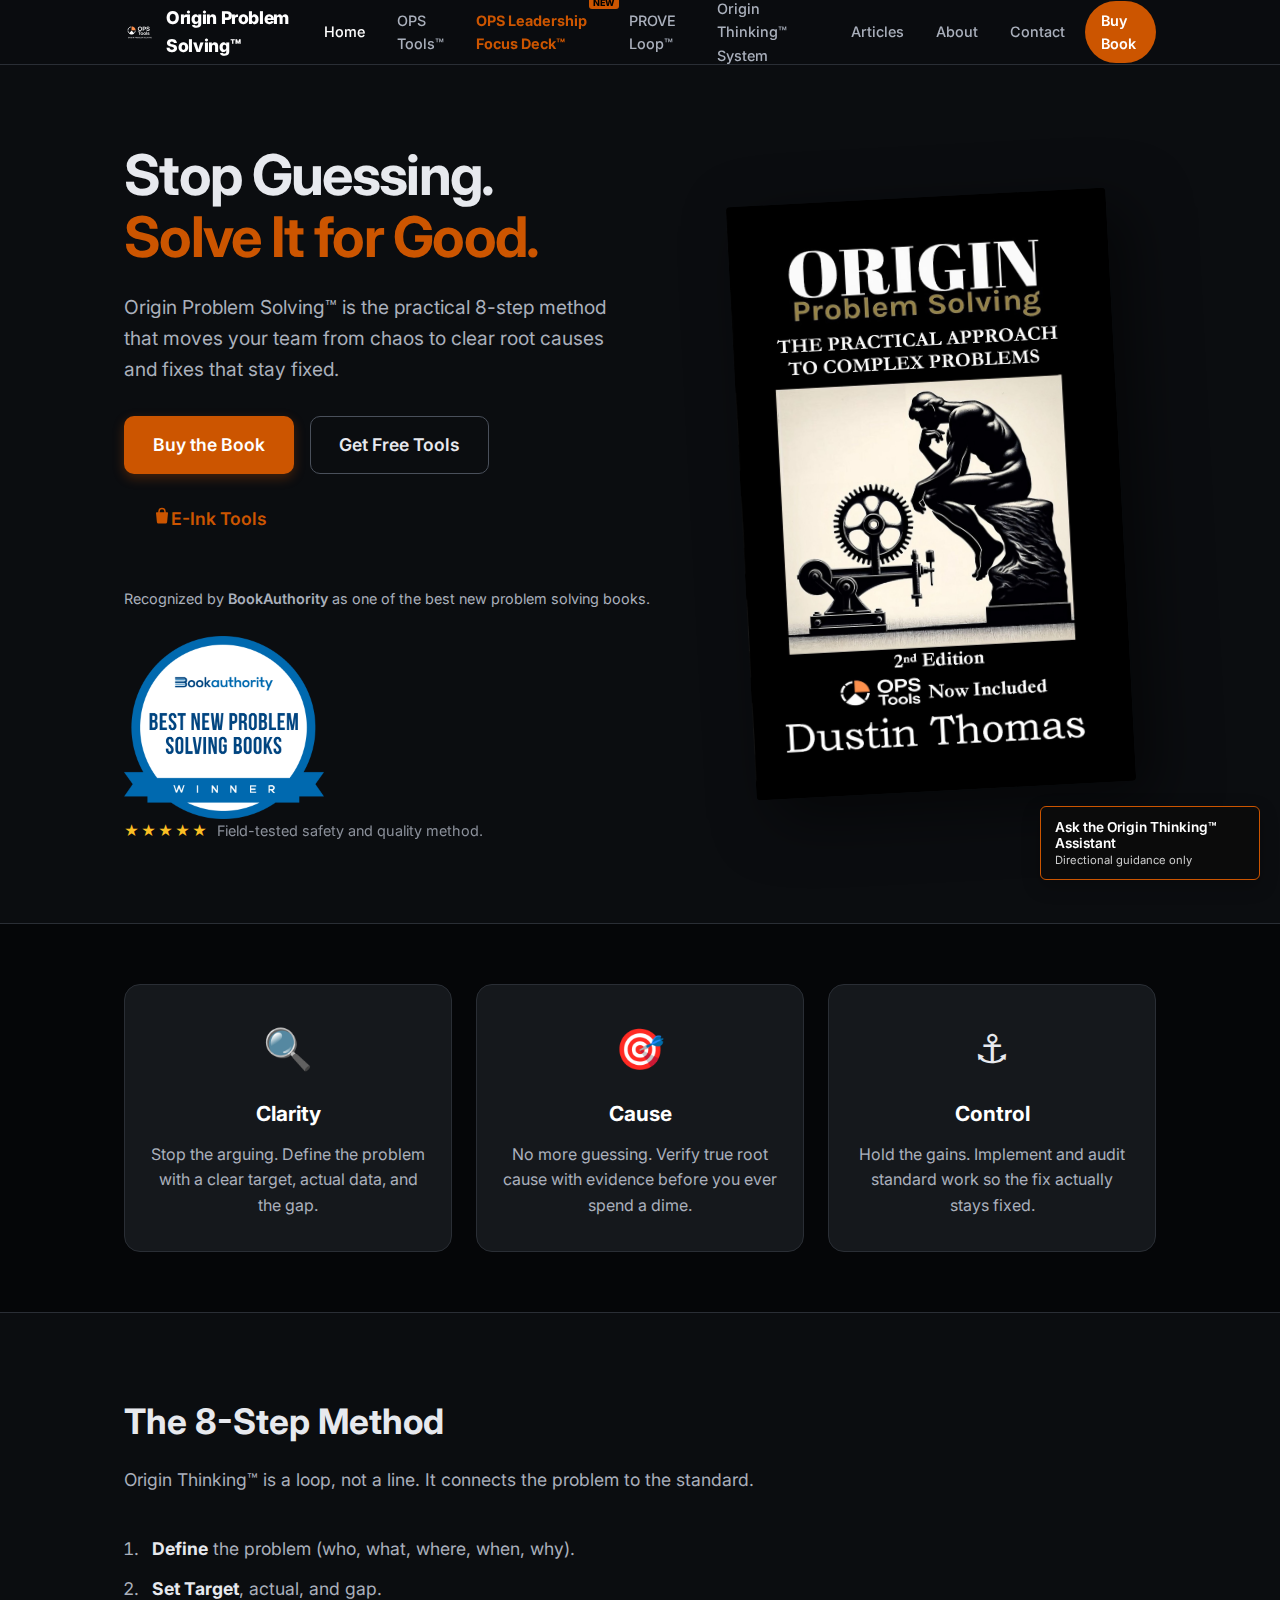
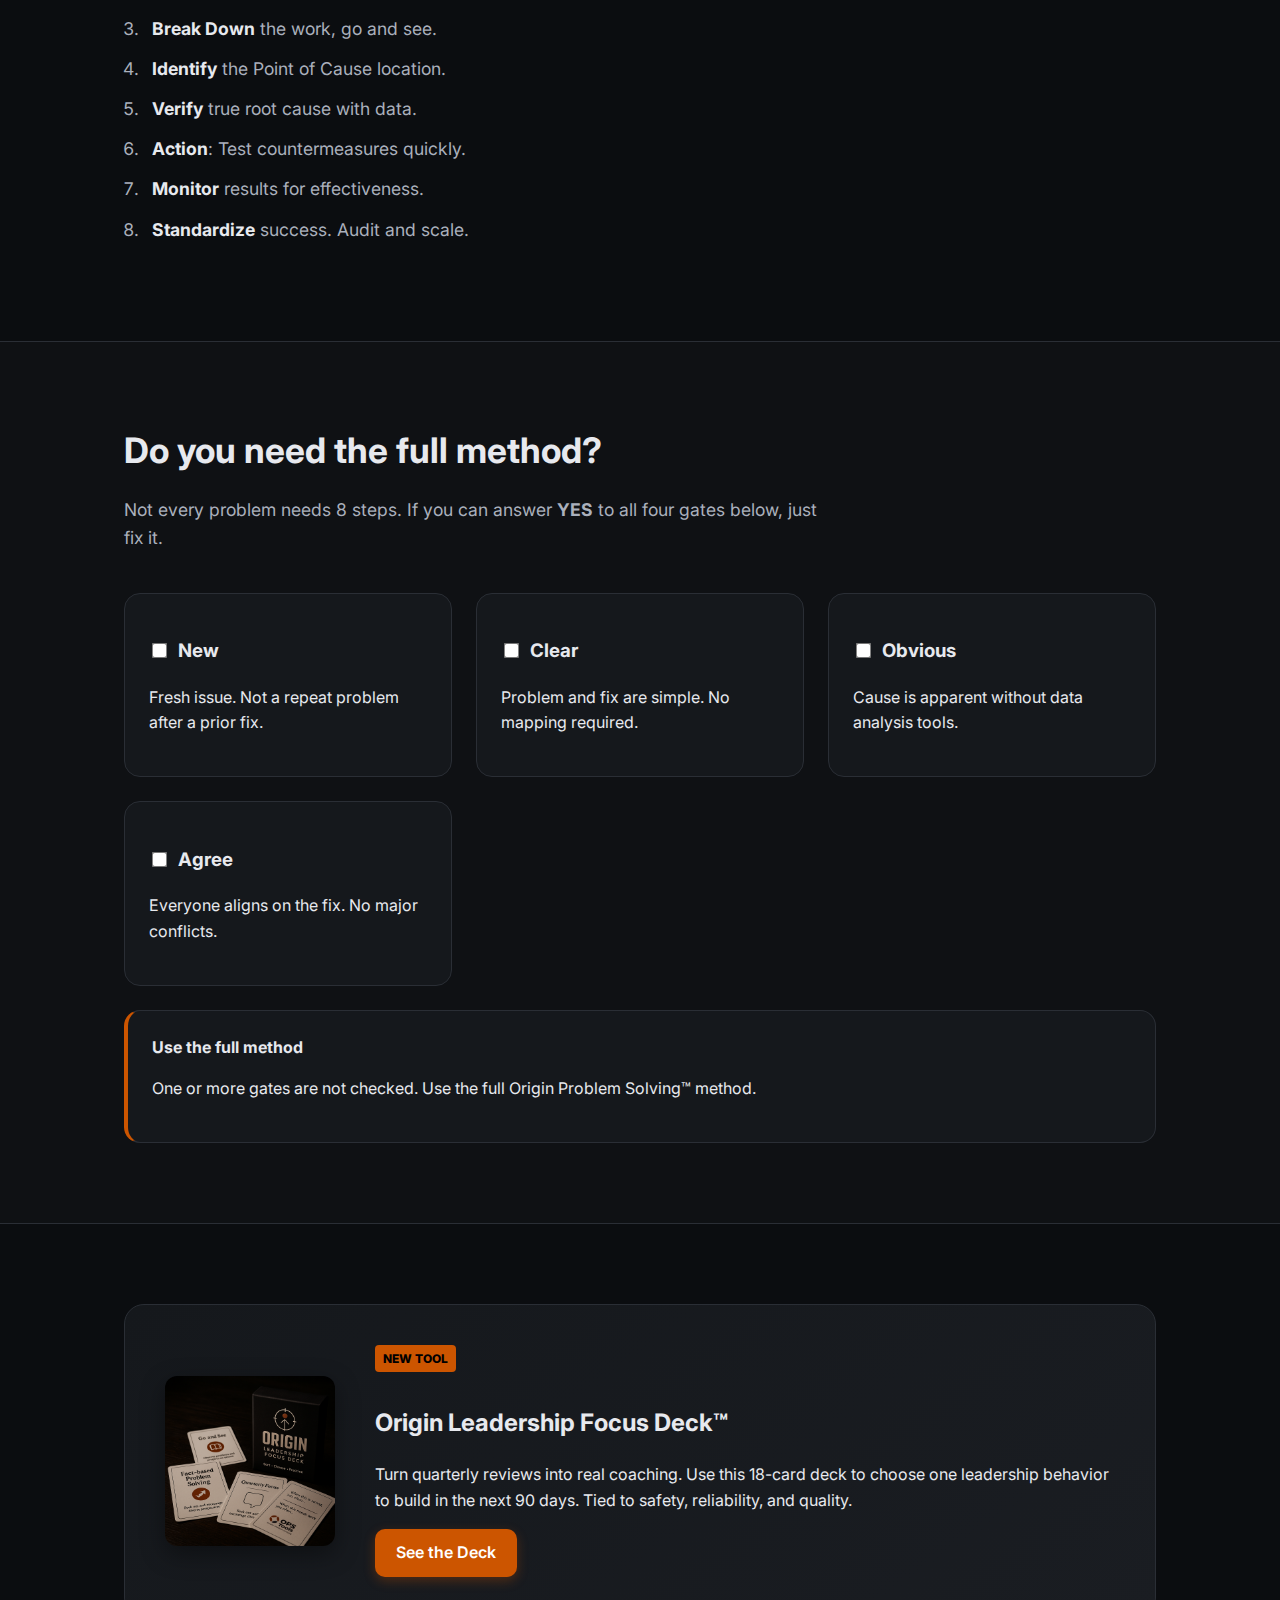
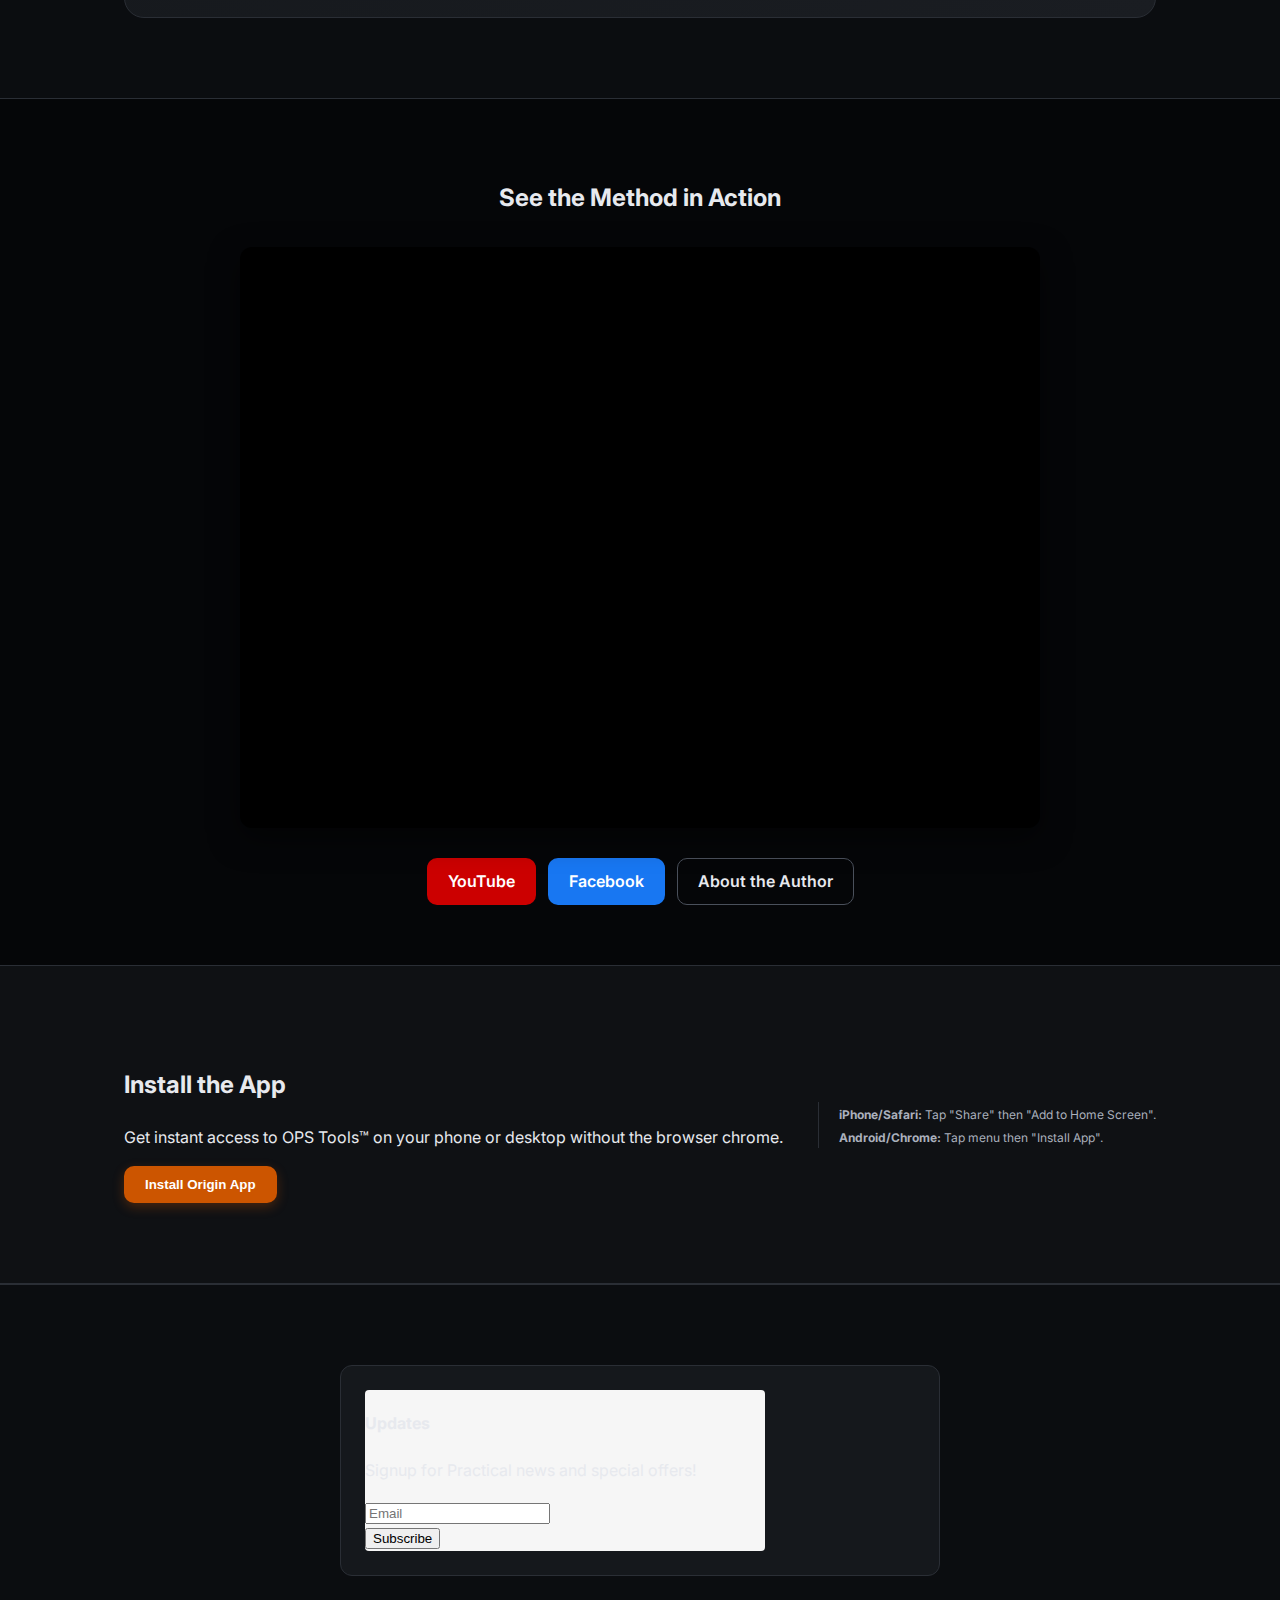
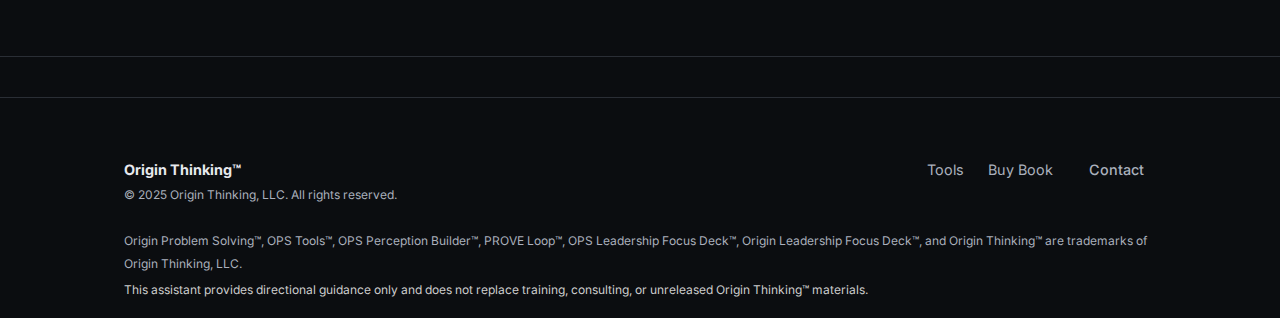
<file: index.html>
<!DOCTYPE html>
<html lang="en">
<head>
  <!-- Google tag (gtag.js) -->
  <meta name="facebook-domain-verification" content="hkrmp4iintpqcoc4f3vkyxctoq0wek" />
<script async src="https://www.googletagmanager.com/gtag/js?id=G-N7JE5FJHWN"></script>
<script>
  window.dataLayer = window.dataLayer || [];
  function gtag(){dataLayer.push(arguments);}
  gtag('js', new Date());

  gtag('config', 'G-N7JE5FJHWN');
</script>
  <meta charset="utf-8">
  <meta name="viewport" content="width=device-width, initial-scale=1">
  <title>Origin Problem Solving™ | The Practical Approach to Complex Problems</title>
  <meta name="description" content="Origin Problem Solving™ is an 8 step, field tested method that helps real teams reach true root cause faster and lock in fixes that stay fixed." />
  <meta name="author" content="Dustin Thomas">
  <link rel="canonical" href="https://www.originthinking.com/">
  <meta property="og:type" content="website">
  <meta property="og:site_name" content="Origin Problem Solving™">
  <meta property="og:title" content="Origin Problem Solving™ | 8 Step Problem Solving Book & OPS Tools™">
  <meta property="og:description" content="Origin Problem Solving™ is an 8 step, field tested method that helps real teams reach true root cause faster and lock in fixes that stay fixed." />
  <meta property="og:url" content="https://www.originthinking.com/">
  <meta property="og:image" content="https://www.originthinking.com/cover.png">

  <meta name="twitter:card" content="summary_large_image">
  <meta name="twitter:title" content="Origin Problem Solving™ | 8 Step Problem Solving Book & OPS Tools™">
  <meta name="twitter:description" content="Origin Problem Solving™ is an 8 step, field tested method that helps real teams reach true root cause faster and lock in fixes that stay fixed." />
  <meta name="twitter:image" content="https://www.originthinking.com/cover.png">

  <link rel="manifest" href="/manifest.webmanifest">
  <meta name="theme-color" content="#CC5500">
  <link rel="apple-touch-icon" href="/assets/icons/icon-192.png">
  <link rel="icon" href="/cover.png" type="image/png">

  <link rel="preconnect" href="https://fonts.googleapis.com">
  <link rel="preconnect" href="https://fonts.gstatic.com" crossorigin>
  <link href="https://fonts.googleapis.com/css2?family=Inter:wght@400;500;600;700;800&display=swap" rel="stylesheet">
  <link href="/styles.css" rel="stylesheet">

  <script type="application/ld+json">
  {
    "@context": "https://schema.org",
    "@type": "Book",
    "@id": "https://www.originthinking.com/#book",
    "name": "Origin Problem Solving: The Practical Approach to Complex Problems",
    "image": "https://www.originthinking.com/cover.png",
    "author": { "@type": "Person", "name": "Dustin Thomas" },
    "offers": { "@type": "Offer", "url": "https://www.originthinking.com/buy", "availability": "https://schema.org/InStock" }
  }
  </script>
</head>

<body>

  <div id="home-top" aria-hidden="true"></div>

  <div class="holiday-banner" role="status" aria-live="polite"></div>

  <header class="site-header">
    <div class="wrap head-inner">
      <div class="brand">
        <a href="/" aria-label="Origin Problem Solving Home">
          <img src="/assets/img/ops-lockup.png" alt="" onerror="this.style.display='none'">
          <span>Origin Problem Solving™</span>
        </a>
      </div>

      <button class="menu-toggle" type="button" aria-expanded="false" aria-label="Toggle navigation">
        <span></span>
        <span></span>
        <span></span>
      </button>

      <nav class="main-nav">
        <div class="mobile-nav-intro" aria-hidden="true">
          Menu · Scroll to see all
        </div>
        <a href="/#home-top" class="nav-link active">Home</a>
        <a href="/starter-kit/" class="nav-link toolkit-link">OPS Tools™</a>
        <a href="/leadership-focus-deck/" class="nav-link ops-deck-link">OPS Leadership Focus Deck™</a>
        <a href="/prove-loop/" class="nav-link">PROVE Loop™</a>
        <a href="/system/" class="nav-link">Origin Thinking™ System</a>
        <a href="/articles/" class="nav-link">Articles</a>
        <a href="/about/" class="nav-link">About</a>
        <a href="mailto:hello@originthinking.com" class="nav-link">Contact</a>
        <a href="/buy" class="nav-link primary" target="_blank" rel="noopener">Buy Book</a>
      </nav>

    </div>
  </header>

  <main>
    
    <section class="hero-section">
      <div class="wrap hero-grid">
        <div class="hero-text">
          <h1>Stop Guessing. <br><span style="color:var(--accent)">Solve It for Good.</span></h1>
          <p class="hero-sub">
            Origin Problem Solving™ is the practical 8-step method that moves your team from chaos to clear root causes and fixes that stay fixed.
          </p>
          <div class="cta-group">
  <a class="btn primary big" href="/buy" target="_blank" rel="noopener">Buy the Book</a>
  <a class="btn secondary big" href="/starter-kit/">Get Free Tools</a>
  <a class="btn etsy big" href="https://originproblemsolving.etsy.com" target="_blank" rel="noopener" aria-label="Shop E-Ink Tools on Etsy (opens in a new tab)">
    <span class="btn-icon" aria-hidden="true">
      <svg width="18" height="18" viewBox="0 0 24 24" focusable="false" aria-hidden="true">
        <path fill="currentColor" d="M7 7V6a5 5 0 0 1 10 0v1h2a1 1 0 0 1 1 1l-1.2 12.2A2 2 0 0 1 16.8 22H7.2a2 2 0 0 1-1.99-1.8L4 8a1 1 0 0 1 1-1h2zm2 0h6V6a3 3 0 0 0-6 0v1z"/>
        <path fill="currentColor" d="M14.4 11.2h-4.8a.8.8 0 0 0 0 1.6h1.6v4.4c0 .44.36.8.8.8h1.2c.44 0 .8-.36.8-.8v-1.2h1.4a.8.8 0 0 0 0-1.6H14v-1.6h.4a.8.8 0 0 0 0-1.6z"/>
      </svg>
    </span>
    <span class="btn-label">E-Ink Tools</span>
  </a>
</div>

<div class="ba-award-section" aria-label="Recognition for Origin Problem Solving book">
  <p class="ba-award-copy">
    Recognized by <span>BookAuthority</span> as one of the best new problem solving books.
  </p>
  <a
    class="ba-award"
    href="https://bookauthority.org/books/new-problem-solving-books?t=17881w&s=award&book=B0D8V6LY78"
    target="_blank"
    rel="noopener"
    aria-label="View Origin Problem Solving on BookAuthority"
  >
    <img
      src="/assets/img/new-problem-solving-books.png"
      alt="BookAuthority Best New Problem Solving Books award badge for Origin Problem Solving"
    >
  </a>
</div>

          <div class="trust-note">
            <span class="star-rating">★★★★★</span> <span style="opacity:0.8">Field-tested safety and quality method.</span>
          </div>
        </div>
        <div class="hero-visual">
          <div class="book-glow"></div>
          <img src="/cover.png" 
               alt="Origin Problem Solving™ book cover" 
               class="hero-book" 
               fetchpriority="high">
        </div>
      </div>
    </section>

    <section class="section-dark">
      <div class="wrap">
        <div class="grid3 outcomes-grid">
          <div class="card feature-card">
            <div class="icon">🔍</div>
            <h3>Clarity</h3>
            <p>Stop the arguing. Define the problem with a clear target, actual data, and the gap.</p>
          </div>
          <div class="card feature-card">
            <div class="icon">🎯</div>
            <h3>Cause</h3>
            <p>No more guessing. Verify true root cause with evidence before you ever spend a dime.</p>
          </div>
          <div class="card feature-card">
            <div class="icon">⚓</div>
            <h3>Control</h3>
            <p>Hold the gains. Implement and audit standard work so the fix actually stays fixed.</p>
          </div>
        </div>
      </div>
    </section>

    <section id="method" class="section-std">
      <div class="wrap">
        <div class="section-head">
          <h2>The 8-Step Method</h2>
          <p>Origin Thinking™ is a loop, not a line. It connects the problem to the standard.</p>
        </div>
        <div class="steps-container">
          <ol class="steps-list">
            <li><strong>Define</strong> the problem (who, what, where, when, why).</li>
            <li><strong>Set Target</strong>, actual, and gap.</li>
            <li><strong>Break Down</strong> the work, go and see.</li>
            <li><strong>Identify</strong> the Point of Cause location.</li>
            <li><strong>Verify</strong> true root cause with data.</li>
            <li><strong>Action</strong>: Test countermeasures quickly.</li>
            <li><strong>Monitor</strong> results for effectiveness.</li>
            <li><strong>Standardize</strong> success. Audit and scale.</li>
          </ol>
        </div>
      </div>
    </section>

    <section id="jdi" class="section-alt">
      <div class="wrap">
        <div class="section-head">
          <h2>Do you need the full method?</h2>
          <p>Not every problem needs 8 steps. If you can answer <strong>YES</strong> to all four gates below, just fix it.</p>
        </div>

        <div class="grid3 jdi-grid">
          <label class="card jdi-card">
            <h3><input type="checkbox" id="jdi-new"> New</h3>
            <p>Fresh issue. Not a repeat problem after a prior fix.</p>
          </label>
          <label class="card jdi-card">
            <h3><input type="checkbox" id="jdi-clear"> Clear</h3>
            <p>Problem and fix are simple. No mapping required.</p>
          </label>
          <label class="card jdi-card">
            <h3><input type="checkbox" id="jdi-obvious"> Obvious</h3>
            <p>Cause is apparent without data analysis tools.</p>
          </label>
          <label class="card jdi-card">
            <h3><input type="checkbox" id="jdi-agree"> Agree</h3>
            <p>Everyone aligns on the fix. No major conflicts.</p>
          </label>
        </div>

        <div id="jdi-result" class="card result-card">
          <strong id="jdi-result-label">Check the gates...</strong>
          <p id="jdi-result-text">Select all boxes above to see if this is a "Just Do It" or requires the full method.</p>
        </div>
      </div>
    </section>

    <section class="section-std">
      <div class="wrap">
        <div class="olfd-home-promo">
          <div class="olfd-home-inner">
            <div class="olfd-home-image">
              <img src="/assets/img/origin-leadership-focus-deck-preview.png"
                   alt="Origin Leadership Focus Deck™" loading="lazy">
            </div>
            <div class="olfd-home-copy">
              <span class="badge-new">NEW TOOL</span>
              <h2>Origin Leadership Focus Deck™</h2>
              <p>Turn quarterly reviews into real coaching. Use this 18-card deck to choose one leadership behavior to build in the next 90 days. Tied to safety, reliability, and quality.</p>
              <div class="olfd-home-cta">
                <a class="btn primary" href="/leadership-focus-deck/">See the Deck</a>
              </div>
            </div>
          </div>
        </div>
      </div>
    </section>

    <section id="media" class="section-dark" style="text-align:center;">
      <div class="wrap">
        <h2>See the Method in Action</h2>
        <div class="video-container">
          <div class="video-wrapper">
            <iframe
              src="https://www.youtube.com/embed/DSpceO3B0fY?rel=0"
              title="Origin Problem Solving™ overview"
              loading="lazy"
              allow="accelerometer; autoplay; clipboard-write; encrypted-media; gyroscope; picture-in-picture; web-share"
              allowfullscreen>
            </iframe>
          </div>
        </div>
        <div class="social-links-row">
          <a class="btn youtube" href="https://www.youtube.com/@ORIGINproblemsolving" target="_blank" rel="noopener">
            YouTube
          </a>
          <a class="btn facebook" href="https://www.facebook.com/OriginProblemSolving" target="_blank" rel="noopener">
            Facebook
          </a>
          <a class="btn secondary" href="/about/">
            About the Author
          </a>
        </div>
      </div>
    </section>

    <section class="section-alt install-app" id="installAppSection">
      <div class="wrap">
        <div class="install-flex">
          <div class="install-text">
            <h2>Install the App</h2>
            <p>Get instant access to OPS Tools™ on your phone or desktop without the browser chrome.</p>
            <button type="button" class="btn primary install-btn" id="installAppButton" hidden>Install Origin App</button>
          </div>
          <div class="install-instructions">
            <small><strong>iPhone/Safari:</strong> Tap "Share" then "Add to Home Screen".</small><br>
            <small><strong>Android/Chrome:</strong> Tap menu then "Install App".</small>
          </div>
        </div>
      </div>
    </section>

    <section id="newsletter" class="section-std newsletter-embed">
  <div class="wrap">
    <div class="newsletter-inner">

      <style type="text/css">
        @import url("https://assets.mlcdn.com/fonts.css?version=1768479");
      </style>

      <style type="text/css">
        /* NOTE: I removed the invalid `height: ;` line from .g-recaptcha */

        .ml-form-embedSubmitLoad{display:inline-block;width:20px;height:20px;}
        .g-recaptcha{
          transform:scale(1);
          -webkit-transform:scale(1);
          transform-origin:0 0;
          -webkit-transform-origin:0 0;
        }
        .sr-only{position:absolute;width:1px;height:1px;padding:0;margin:-1px;overflow:hidden;clip:rect(0,0,0,0);border:0;}

        .ml-form-embedSubmitLoad:after{
          content:" ";
          display:block;
          width:11px;height:11px;margin:1px;border-radius:50%;
          border:4px solid #fff;
          border-color:#ffffff #ffffff #ffffff transparent;
          animation:ml-form-embedSubmitLoad 1.2s linear infinite;
        }
        @keyframes ml-form-embedSubmitLoad{0%{transform:rotate(0deg);}100%{transform:rotate(360deg);}}

        /* The rest of your MailerLite CSS unchanged */
        #mlb2-35871714.ml-form-embedContainer{box-sizing:border-box;display:table;margin:0 auto;position:static;width:100% !important;}
        #mlb2-35871714.ml-form-embedContainer h4,
        #mlb2-35871714.ml-form-embedContainer p,
        #mlb2-35871714.ml-form-embedContainer span,
        #mlb2-35871714.ml-form-embedContainer button{text-transform:none !important;letter-spacing:normal !important;}
        #mlb2-35871714.ml-form-embedContainer .ml-form-embedWrapper{
          background-color:#f6f6f6;border-width:0px;border-color:transparent;border-radius:4px;border-style:solid;
          box-sizing:border-box;display:inline-block !important;margin:0;padding:0;position:relative;
        }
        #mlb2-35871714.ml-form-embedContainer .ml-form-embedWrapper.embedForm{max-width:400px;width:100%;}
        /* keep all remaining MailerLite CSS you pasted */
      </style>

      <div id="mlb2-35871714" class="ml-form-embedContainer ml-subscribe-form ml-subscribe-form-35871714">
  <div class="ml-form-align-center">
    <div class="ml-form-embedWrapper embedForm">

      <div class="ml-form-embedBody ml-form-embedBodyDefault row-form">
        <div class="ml-form-embedContent">
          <h4>Updates</h4>
          <p>Signup for Practical news and special offers!</p>
        </div>

        <form
          class="ml-block-form"
          action="https://assets.mailerlite.com/jsonp/1718636/forms/176837568458917799/subscribe"
          method="post"
          target="_blank"
        >
          <div class="ml-form-formContent">
            <div class="ml-form-fieldRow ml-last-item">
              <div class="ml-field-group ml-field-email ml-validate-email ml-validate-required">
                <input
                  aria-label="email"
                  aria-required="true"
                  type="email"
                  class="form-control"
                  name="fields[email]"
                  placeholder="Email"
                  autocomplete="email"
                >
              </div>
            </div>
          </div>

          <input type="hidden" name="ml-submit" value="1">

          <div class="ml-form-embedSubmit">
            <button type="submit" class="primary">Subscribe</button>

            <button disabled="disabled" style="display:none;" type="button" class="loading">
              <div class="ml-form-embedSubmitLoad"></div>
              <span class="sr-only">Loading...</span>
            </button>
          </div>

          <input type="hidden" name="anticsrf" value="true">
        </form>
      </div>

      <div class="ml-form-successBody row-success" style="display:none">
        <div class="ml-form-successContent">
          <h4>Thank you!</h4>
          <p>You have successfully joined our subscriber list.</p>
        </div>
      </div>

    </div>
  </div>
</div>

<script>
  function ml_webform_success_35871714() {
    var $ = ml_jQuery || jQuery;
    $('.ml-subscribe-form-35871714 .row-success').show();
    $('.ml-subscribe-form-35871714 .row-form').hide();
  }
</script>
<script src="https://groot.mailerlite.com/js/w/webforms.min.js?v176e10baa5e7ed80d35ae235be3d5024" type="text/javascript"></script>
<script>
  fetch("https://assets.mailerlite.com/jsonp/1718636/forms/176837568458917799/takel");
</script>


    </div>
  </div>
</section>


  </main>

  <footer class="site-footer">
    <div class="wrap">
      <div class="footer-content">
        <div class="footer-brand">
          <strong>Origin Thinking™</strong>
          <small>© 2025 Origin Thinking, LLC. All rights reserved.</small>
        </div>
        <div class="footer-links">
          <a href="/starter-kit/">Tools</a>
          <a href="/buy" target="_blank" rel="noopener">Buy Book</a>
          <a href="mailto:hello@originthinking.com" class="nav-link">Contact</a>
        </div>
      </div>
      <div class="holiday-footer-msg">⭐ Wishing you a season of clarity and continuous improvement. ⭐</div>
      <small class="tm-note">Origin Problem Solving™, OPS Tools™, OPS Perception Builder™, PROVE Loop™, OPS Leadership Focus Deck™, Origin Leadership Focus Deck™, and Origin Thinking™ are trademarks of Origin Thinking, LLC.</small>
      <small class="assistant-disclaimer">This assistant provides directional guidance only and does not replace training, consulting, or unreleased Origin Thinking™ materials.</small>
    </div>
  </footer>

  <div class="mobile-cta">
    <a class="btn primary full-width" href="/buy" target="_blank" rel="noopener">🎁 Buy the Book</a>
  </div>

  <script src="/app.js" defer></script>

</body>

  <!-- Origin Thinking™ Assistant Floating Button -->
  <a
    href="https://chatgpt.com/g/g-6945528ae9f88191970be369b3803f70-origin-thinkingtm-assistant"
    class="ot-assistant-btn"
    target="_blank"
    rel="noopener noreferrer"
    aria-label="Ask the Origin Thinking Assistant"
  >
    Ask the Origin Thinking™ Assistant
    <span class="ot-assistant-subtext">Directional guidance only</span>
  </a>

</body>
</html>
</file>
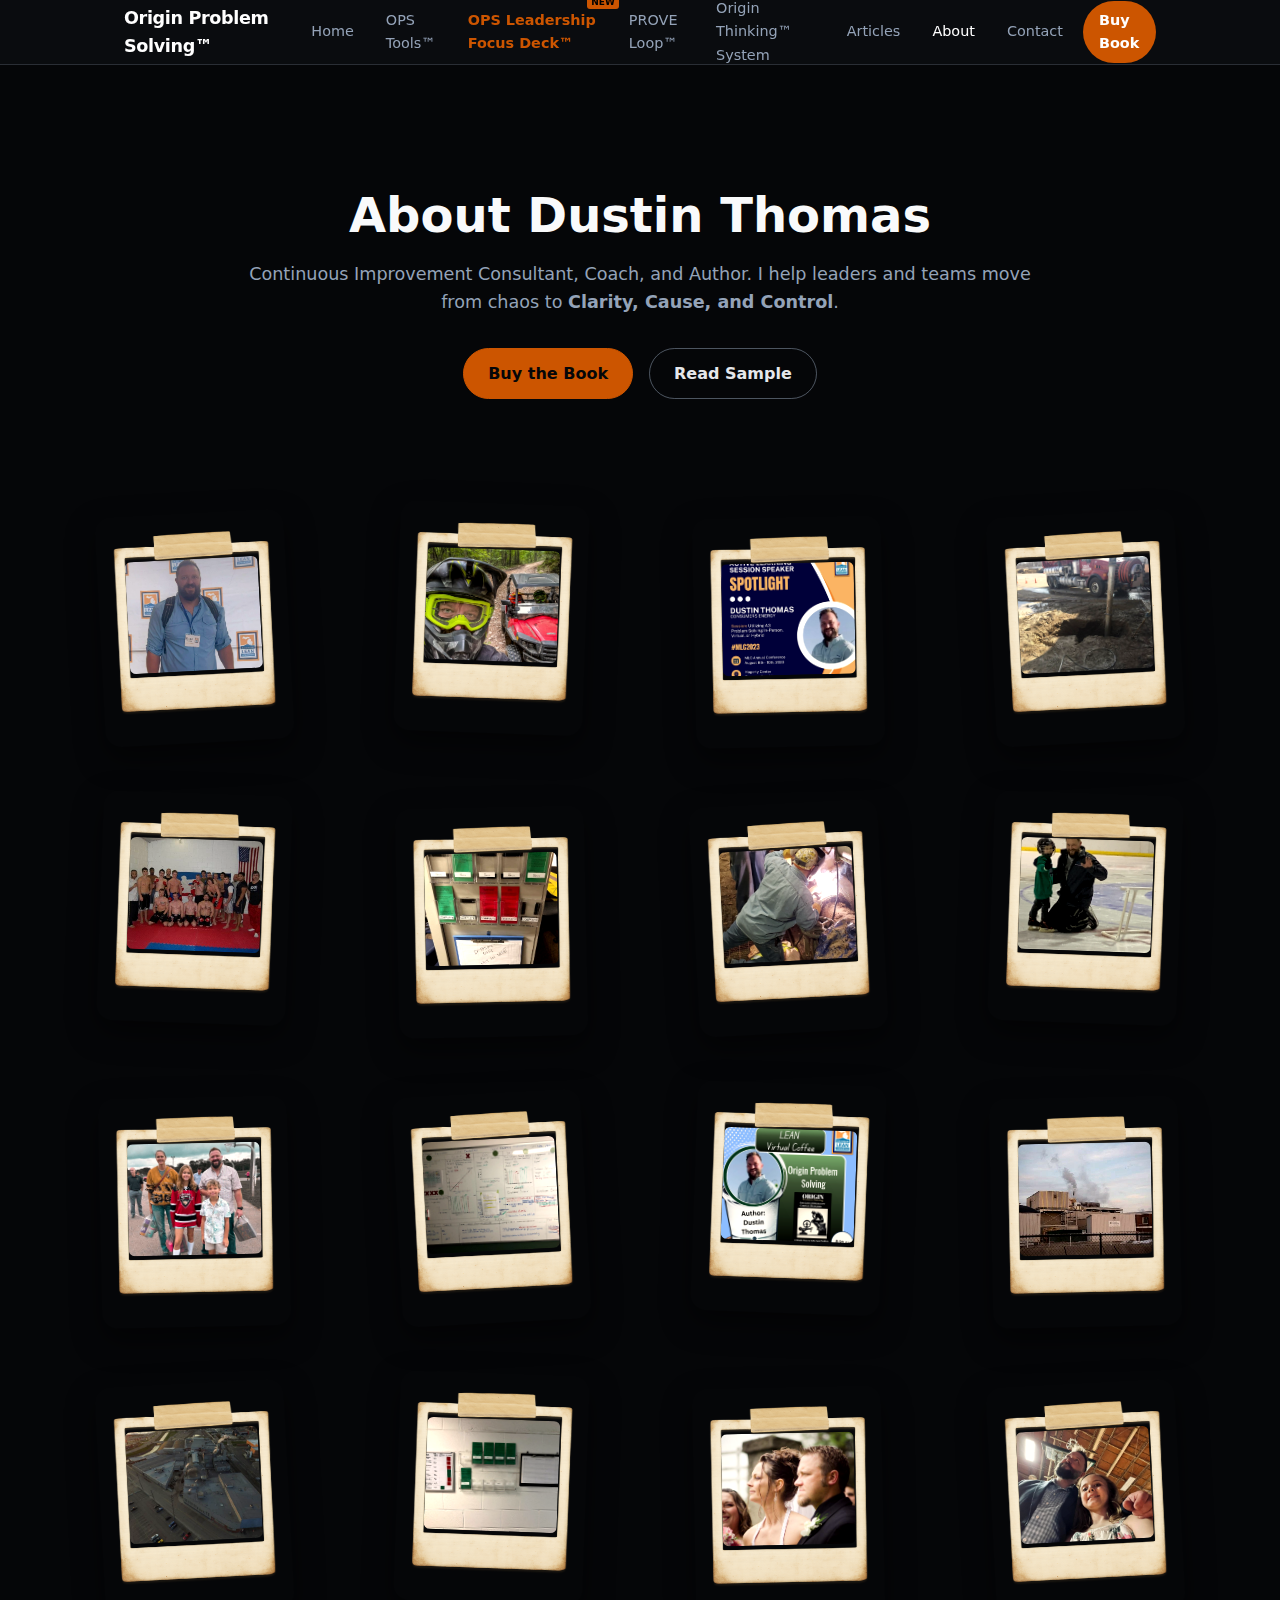
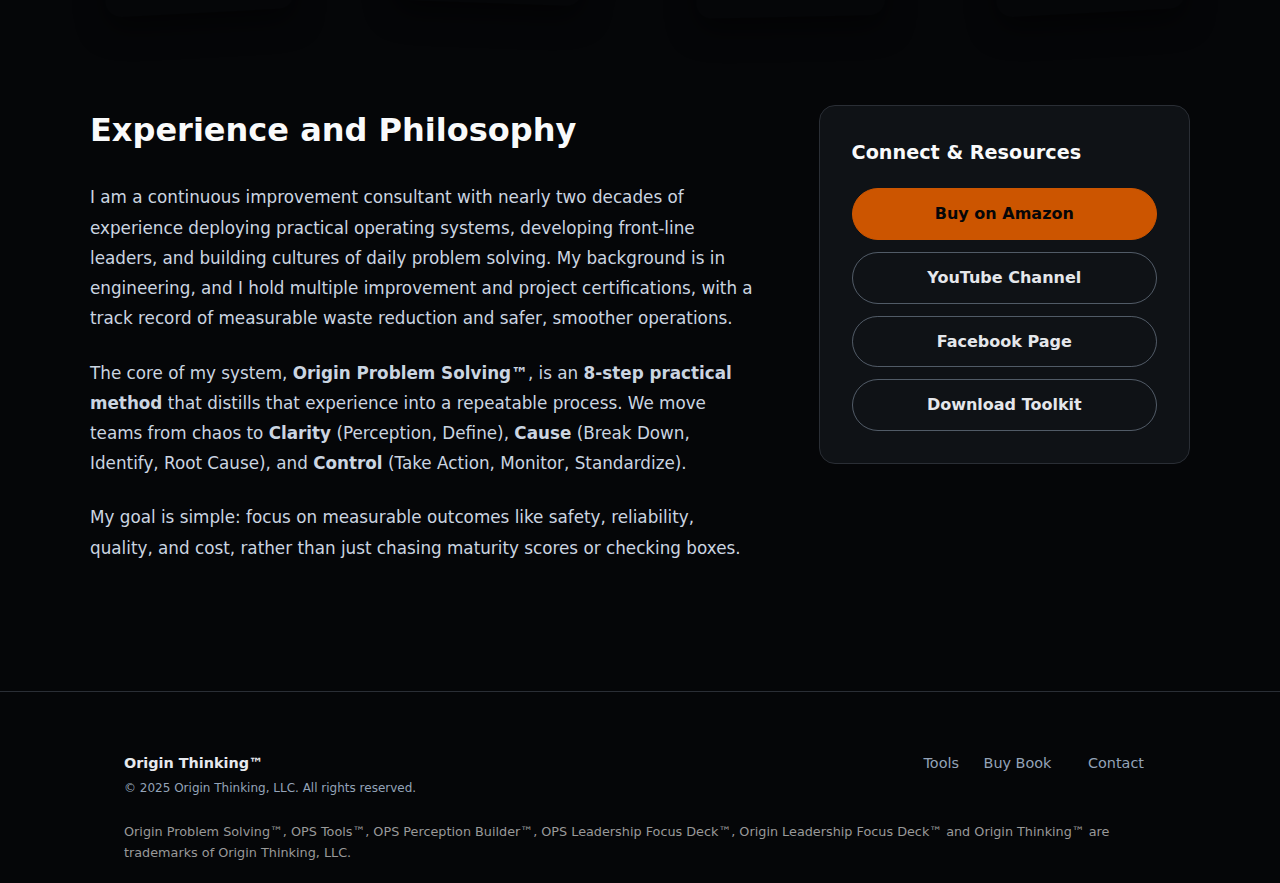
<file: about/index.html>
<!DOCTYPE html>
<html lang="en">
<head>
  <meta charset="utf-8">
  <meta name="viewport" content="width=device-width, initial-scale=1">
  <title>About Dustin Thomas | Origin Problem Solving™</title>
  <meta name="description" content="Dustin Thomas is an engineer, Lean consultant, and author of Origin Problem Solving™. He helps teams gain Clarity, Cause, and Control using a practical 8-step method." />
  <meta name="author" content="Dustin Thomas">
  <link rel="canonical" href="https://www.originthinking.com/about/">

  <meta property="og:type" content="profile">
  <meta property="og:profile:first_name" content="Dustin">
  <meta property="og:profile:last_name" content="Thomas">
  <meta property="og:url" content="https://www.originthinking.com/about/">
  <meta property="og:title" content="About Dustin Thomas | Origin Thinking™">
  <meta property="og:description" content="Continuous improvement consultant and engineer. Author of Origin Problem Solving™, an 8-step practical problem solving method.">
  <meta property="og:image" content="../assets/img/000f7053-3657-4a63-b190-5c8258342d40.jpg">

  <meta name="theme-color" content="#0b0b0b"/>

  <link rel="preconnect" href="https://fonts.googleapis.com">
  <link rel="preconnect" href="https://fonts.gstatic.com" crossorigin>
  <link href="https://fonts.googleapis.com/css2?family=Inter:wght@400;500;600;700;800&display=swap" rel="stylesheet">
  
  <link href="../styles.css" rel="stylesheet">

  <style>
    :root {
      --ops-orange: #CC5500;
      --surface: #0f1216;
      --muted: #94a3b8;
      
      /* POLAROID CALCS - DO NOT CHANGE */
      --win-left:   15.0625%;
      --win-right:  14.8438%;
      --win-top:    20.1563%;
      --win-bottom: 31.0938%;
      --shadow: 0 12px 28px rgba(0,0,0,.5);
      --shadow-sm: 0 8px 22px rgba(0,0,0,.4);
    }

    body {
      background: #050608;
      color: #e5e7eb;
      font-family: "Inter", system-ui, -apple-system, sans-serif;
    }

    main {
      padding: 32px 16px 64px;
      overflow-x: hidden; /* Prevents scrollbar from rotated images */
    }

    /* --- Hero Section --- */
    .about-hero {
      text-align: center;
      padding: 60px 0 20px;
      max-width: 800px;
      margin: 0 auto;
    }

    .about-hero h1 {
      font-size: clamp(2.2rem, 5vw, 3rem);
      margin-bottom: 16px;
      color: #f9fafb;
      line-height: 1.1;
    }

    .about-hero p {
      font-size: 1.1rem;
      color: var(--muted);
      line-height: 1.6;
      margin-bottom: 32px;
    }

    .cta-group {
      display: flex;
      justify-content: center;
      gap: 16px;
      flex-wrap: wrap;
    }

    /* --- Modern Pill Buttons --- */
    .btn {
      display: inline-flex;
      align-items: center;
      justify-content: center;
      padding: 12px 24px;
      border-radius: 999px; /* Pill shape */
      font-weight: 600;
      text-decoration: none;
      transition: filter 0.2s, transform 0.2s;
    }

    .btn-primary {
      background-color: var(--ops-orange);
      color: #050608;
      border: 1px solid var(--ops-orange);
    }
    
    .btn-primary:hover {
      filter: brightness(1.1);
      transform: translateY(-1px);
    }

    .btn-secondary {
      background: transparent;
      border: 1px solid rgba(148,163,184,0.5);
      color: #e5e7eb;
    }

    .btn-secondary:hover {
      border-color: var(--ops-orange);
      color: var(--ops-orange);
    }

    /* --- THE POLAROIDS (Preserved) --- */
    .collage {
      display: grid;
      grid-template-columns: repeat(auto-fit, minmax(240px, 1fr));
      gap: 28px;
      margin: 50px auto 80px;
      align-items: start;
      max-width: 1200px;
      padding: 0 20px;
    }

    .polaroid {
      position: relative;
      overflow: hidden;
      display: block;
      box-shadow: var(--shadow);
      transform-origin: center;
      transition: transform .18s ease, box-shadow .18s ease;
      cursor: pointer;
    }

    /* Rotation Logic */
    .polaroid:nth-child(3n+1) { transform: rotate(-3deg); top: 4px; }
    .polaroid:nth-child(3n+2) { transform: rotate( 2deg); top: -6px; }
    .polaroid:nth-child(3n)   { transform: rotate(-1.2deg); top: 8px; }

    .polaroid:hover {
      transform: rotate(0) translateY(-4px) scale(1.05);
      box-shadow: 0 20px 40px rgba(0,0,0,0.6);
      z-index: 10;
    }

    /* The Frame Logic */
    .polaroid.real {
      aspect-ratio: 88/107;
      border-radius: 16px;
      background: none;
    }

    .polaroid.real img {
      position: absolute;
      z-index: 1;
      display: block;
      border-radius: 6px;
      object-fit: cover;
      object-position: 50% 50%;
      top: var(--win-top);
      left: var(--win-left);
      width: calc(100% - (var(--win-left) + var(--win-right)));
      height: calc(100% - (var(--win-top) + var(--win-bottom)));
      filter: sepia(10%) contrast(1.1); /* Slight vintage feel */
    }
    
    .polaroid.real::before {
      content: "";
      position: absolute;
      inset: 0;
      border-radius: 16px;
      pointer-events: none;
      z-index: 2;
      background: url("../assets/img/polaroid-frame-with-tape.png") no-repeat center/100% 100%;
    }

    /* --- Bio Content Layout --- */
    .about-layout {
      display: grid;
      grid-template-columns: 1.8fr 1fr;
      gap: 60px;
      max-width: 1100px;
      margin: 0 auto;
      align-items: start;
    }

    .bio-content h2 {
      color: #f9fafb;
      margin-top: 0;
      font-size: 2rem;
    }

    .bio-content p {
      color: #cbd5e1;
      line-height: 1.8;
      margin-bottom: 24px;
      font-size: 1.05rem;
    }

    .sidebar-card {
      background: var(--surface);
      border: 1px solid #2a2e35;
      padding: 32px;
      border-radius: 16px;
      position: sticky;
      top: 32px;
    }

    .sidebar-card h3 {
      color: #f9fafb;
      margin-top: 0;
      margin-bottom: 20px;
      font-size: 1.2rem;
    }

    .sidebar-links {
      display: flex;
      flex-direction: column;
      gap: 12px;
    }

    .sidebar-links .btn {
      width: 100%;
      box-sizing: border-box;
      text-align: center;
    }

    /* Responsive */
    @media (max-width: 900px) {
      .about-layout {
        grid-template-columns: 1fr;
        gap: 40px;
      }
      .sidebar-card {
        position: static;
        margin-top: 24px;
      }
      .collage {
        grid-template-columns: repeat(auto-fit, minmax(160px, 1fr));
        gap: 16px;
      }
      /* Reduce rotation on mobile to save space */
      .polaroid:nth-child(n) { transform: none; top: 0; }
    }
  </style>

  <script type="application/ld+json">
  {
    "@context": "https://schema.org",
    "@type": "Person",
    "name": "Dustin Thomas",
    "url": "https://www.originthinking.com/about/",
    "jobTitle": "Continuous Improvement Consultant & Author",
    "affiliation": { "@type": "Organization", "name": "Origin Thinking, LLC" },
    "sameAs": [
      "https://www.youtube.com/@ORIGINproblemsolving",
      "https://www.facebook.com/OriginProblemSolving"
    ],
    "authorOf": {
      "@type": "Book",
      "name": "Origin Problem Solving: The Practical Approach to Complex Problems",
      "url": "https://www.originthinking.com/book"
    }
  }
  </script>
</head>

<body>

  <div id="home-top" aria-hidden="true"></div>
  <div class="holiday-banner" role="status" aria-live="polite"></div>

  <header class="site-header">
    <div class="wrap head-inner">
      <div class="brand">
        <a href="../" aria-label="Origin Problem Solving Home">
          <span>Origin Problem Solving™</span>
        </a>
      </div>

      <button class="menu-toggle" type="button" aria-expanded="false" aria-label="Toggle navigation">
        <span></span>
        <span></span>
        <span></span>
      </button>

            <nav class="main-nav">
        <div class="mobile-nav-intro" aria-hidden="true">
          Menu · Scroll to see all
        </div>
        <a href="/#home-top" class="nav-link">Home</a>
        <a href="/starter-kit/" class="nav-link toolkit-link">OPS Tools™</a>
        <a href="/leadership-focus-deck/" class="nav-link ops-deck-link">OPS Leadership Focus Deck™</a>
        <a href="/prove-loop/" class="nav-link">PROVE Loop™</a>
        <a href="/system/" class="nav-link">Origin Thinking™ System</a>
        <a href="/articles/" class="nav-link">Articles</a>
        <a href="/about/" class="nav-link active" aria-current="page">About</a>
        <a href="mailto:hello@originthinking.com" class="nav-link">Contact</a>
        <a href="/buy" class="nav-link primary" target="_blank" rel="noopener">Buy Book</a>
      </nav>
    </div>
  </header>

  <main>
    
    <section class="about-hero">
      <h1>About Dustin Thomas</h1>
      <p>Continuous Improvement Consultant, Coach, and Author. I help leaders and teams move from chaos to <strong>Clarity, Cause, and Control</strong>.</p>
      <div class="cta-group">
        <a class="btn btn-primary" href="../buy" target="_blank" rel="noopener">Buy the Book</a>
        <a class="btn btn-secondary" href="https://read.amazon.com/sample/B0FZL2XMKQ?clientId=share" target="_blank" rel="noopener">Read Sample</a>
      </div>
    </section>

    <section class="collage" aria-label="Photo gallery">
        <figure class="polaroid real"><img loading="lazy" alt="Dustin Thomas speaking" src="../assets/img/000f7053-3657-4a63-b190-5c8258342d40.jpg"></figure>
        <figure class="polaroid real"><img loading="lazy" alt="Machine control panel" src="../assets/img/0646cff9-6a88-4a17-96df-cd8fec49d7e7.jpg"></figure>
        <figure class="polaroid real"><img loading="lazy" alt="Presentation screen" src="../assets/img/speaking.png"></figure>
        <figure class="polaroid real"><img loading="lazy" alt="Industrial piping" src="../assets/img/3248bd94-c61b-45cb-a188-55888666fd15.jpg"></figure>
        <figure class="polaroid real"><img loading="lazy" alt="Lean process map" src="../assets/img/50a123a1-0461-4344-ada1-5d6ff4f49ce9.jpg"></figure>
        <figure class="polaroid real"><img loading="lazy" alt="Team huddle" src="../assets/img/6057f26e-b6ab-41dc-8106-a32c991d63eb.jpg"></figure>
        <figure class="polaroid real"><img loading="lazy" alt="Factory repairs" src="../assets/img/factory-repairs.jpg"></figure>
        <figure class="polaroid real"><img loading="lazy" alt="Dustin at KPI board" src="../assets/img/60f01121-c88e-41ea-a997-60173ac394c0.jpg"></figure>
        <figure class="polaroid real"><img loading="lazy" alt="A3 problem solving review" src="../assets/img/70f8420d-26ee-41d9-b979-74a05178e064.jpg"></figure>
        <figure class="polaroid real"><img loading="lazy" alt="Engineering drawings" src="../assets/img/7373ecfc-ca32-4755-b5df-ac9a05bc28af.jpg"></figure>
        <figure class="polaroid real"><img loading="lazy" alt="Virtual team meeting" src="../assets/img/lean-virtual-coffee-2025.png"></figure>
        <figure class="polaroid real"><img loading="lazy" alt="Safety barrier tape" src="../assets/img/7a911866-e181-4a15-b5cc-bc0973bee996.jpg"></figure>
        <figure class="polaroid real"><img loading="lazy" alt="Manufacturing process" src="../assets/img/9effaf9b-2a86-4d2e-9643-a09bec15ea79.jpg"></figure>
        <figure class="polaroid real"><img loading="lazy" alt="Team huddle site" src="../assets/img/a9cbfd0e-6ca9-435f-a993-807fc058605b.jpg"></figure>
        <figure class="polaroid real"><img loading="lazy" alt="Whiteboard notes" src="../assets/img/b38eb8cd-6bd3-4859-af3a-c51726b0cabe.jpg"></figure>
        <figure class="polaroid real"><img loading="lazy" alt="Go and See walk" src="../assets/img/b9a84a33-3f6d-4778-a629-17b050cc2868.jpg"></figure>
    </section>

    <section class="about-layout">
      <article class="bio-content">
        <h2>Experience and Philosophy</h2>
        <p>I am a continuous improvement consultant with nearly two decades of experience deploying practical operating systems, developing front-line leaders, and building cultures of daily problem solving. My background is in engineering, and I hold multiple improvement and project certifications, with a track record of measurable waste reduction and safer, smoother operations.</p>
        <p>The core of my system, <strong>Origin Problem Solving™</strong>, is an <strong>8-step practical method</strong> that distills that experience into a repeatable process. We move teams from chaos to <strong>Clarity</strong> (Perception, Define), <strong>Cause</strong> (Break Down, Identify, Root Cause), and <strong>Control</strong> (Take Action, Monitor, Standardize).</p>
        <p>My goal is simple: focus on measurable outcomes like safety, reliability, quality, and cost, rather than just chasing maturity scores or checking boxes.</p>
      </article>

      <aside class="sidebar-card">
        <h3>Connect & Resources</h3>
        <div class="sidebar-links">
          <a class="btn btn-primary" href="../buy" target="_blank" rel="noopener">Buy on Amazon</a>
          <a class="btn btn-secondary" href="https://www.youtube.com/@ORIGINproblemsolving" target="_blank" rel="noopener">YouTube Channel</a>
          <a class="btn btn-secondary" href="https://www.facebook.com/OriginProblemSolving" target="_blank" rel="noopener">Facebook Page</a>
          <a class="btn btn-secondary" href="../starter-kit/">Download Toolkit</a>
        </div>
      </aside>
    </section>

  </main>

  <footer class="site-footer">
    <div class="wrap">
      <div class="footer-content">
        <div class="footer-brand">
          <strong>Origin Thinking™</strong>
          <small>© 2025 Origin Thinking, LLC. All rights reserved.</small>
        </div>
        <div class="footer-links">
          <a href="../starter-kit/">Tools</a>
          <a href="../buy" target="_blank" rel="noopener">Buy Book</a>
          <a href="mailto:hello@originthinking.com" class="nav-link">Contact</a>
        </div>
      </div>
      <div class="holiday-footer-msg">⭐ Wishing you a season of clarity and continuous improvement. ⭐</div>
      <small class="tm-note" style="display:block; margin-top:16px; font-size:0.8rem; color: #999;">
        Origin Problem Solving™, OPS Tools™, OPS Perception Builder™, OPS Leadership Focus Deck™, Origin Leadership Focus Deck™ and Origin Thinking™ are trademarks of Origin Thinking, LLC.
      </small>
    </div>
  </footer>

  <script src="../app.js" defer></script>
</body>
</html>
</file>
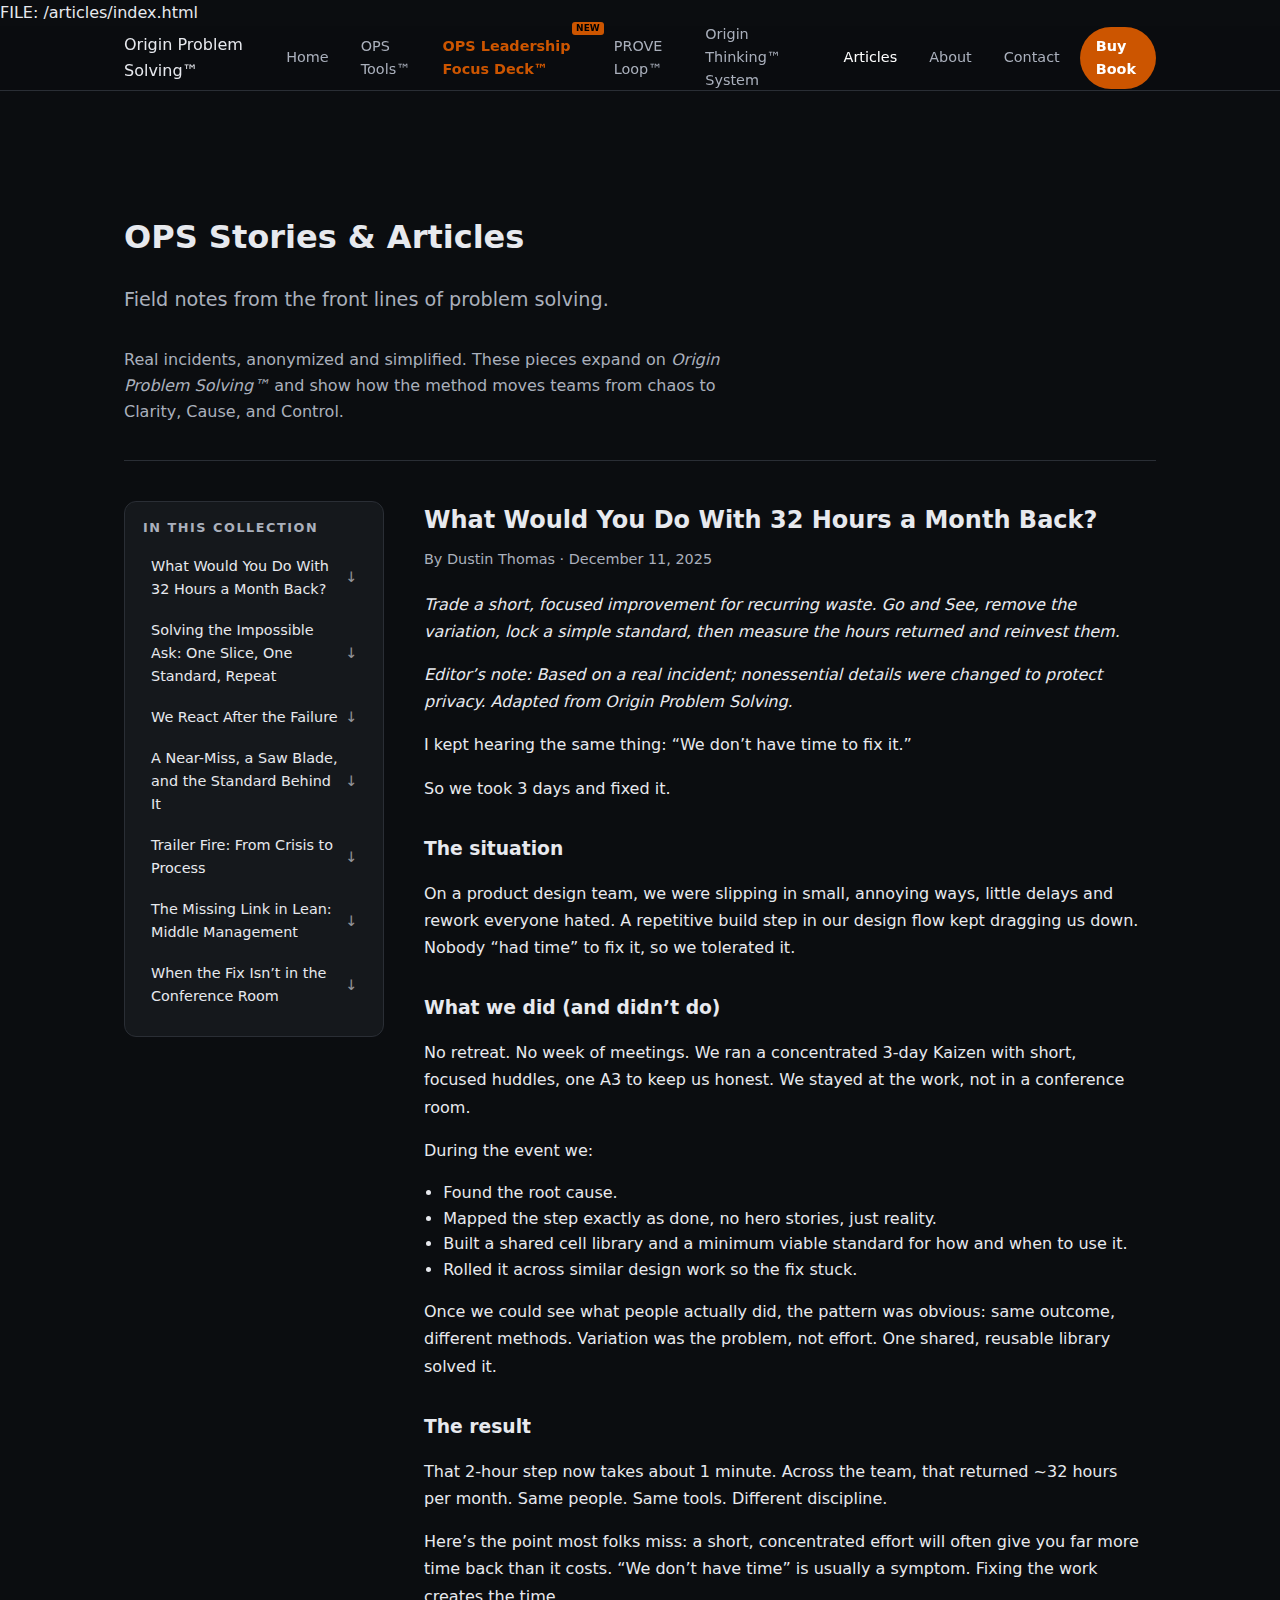
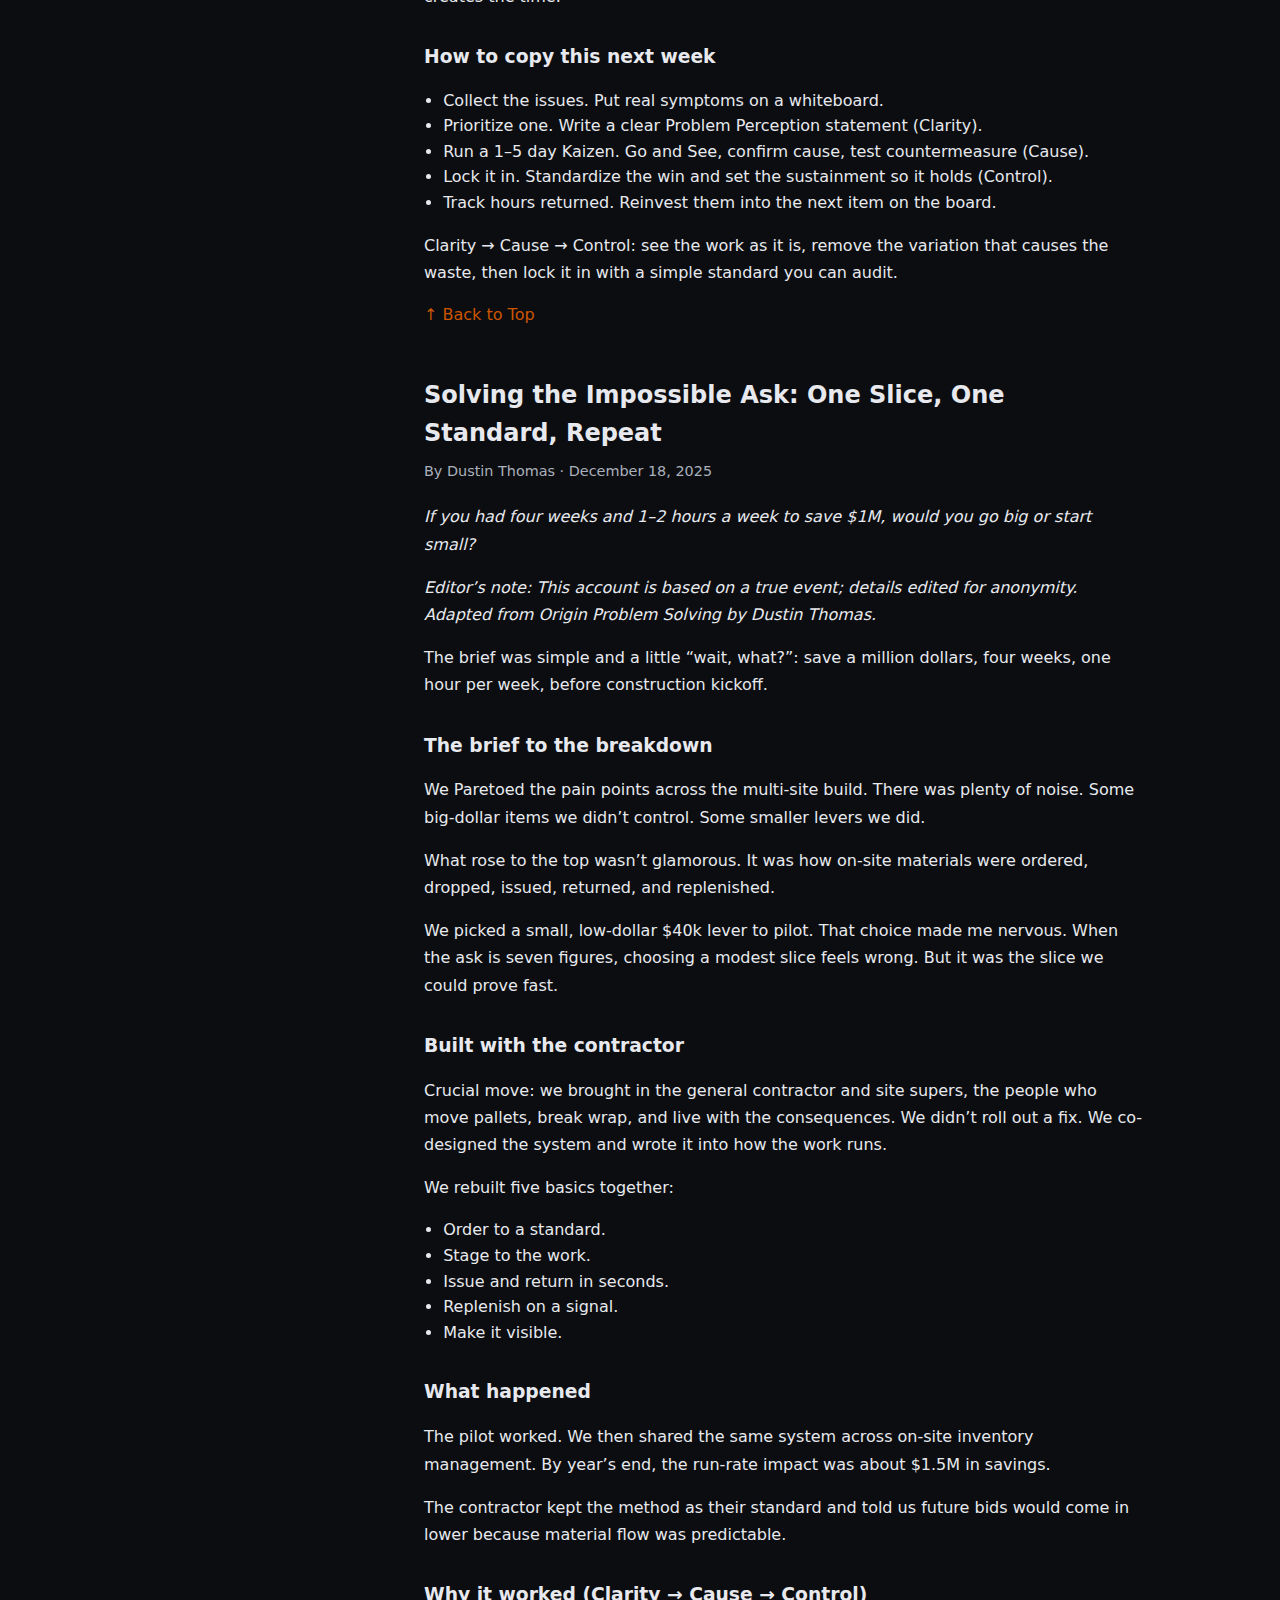
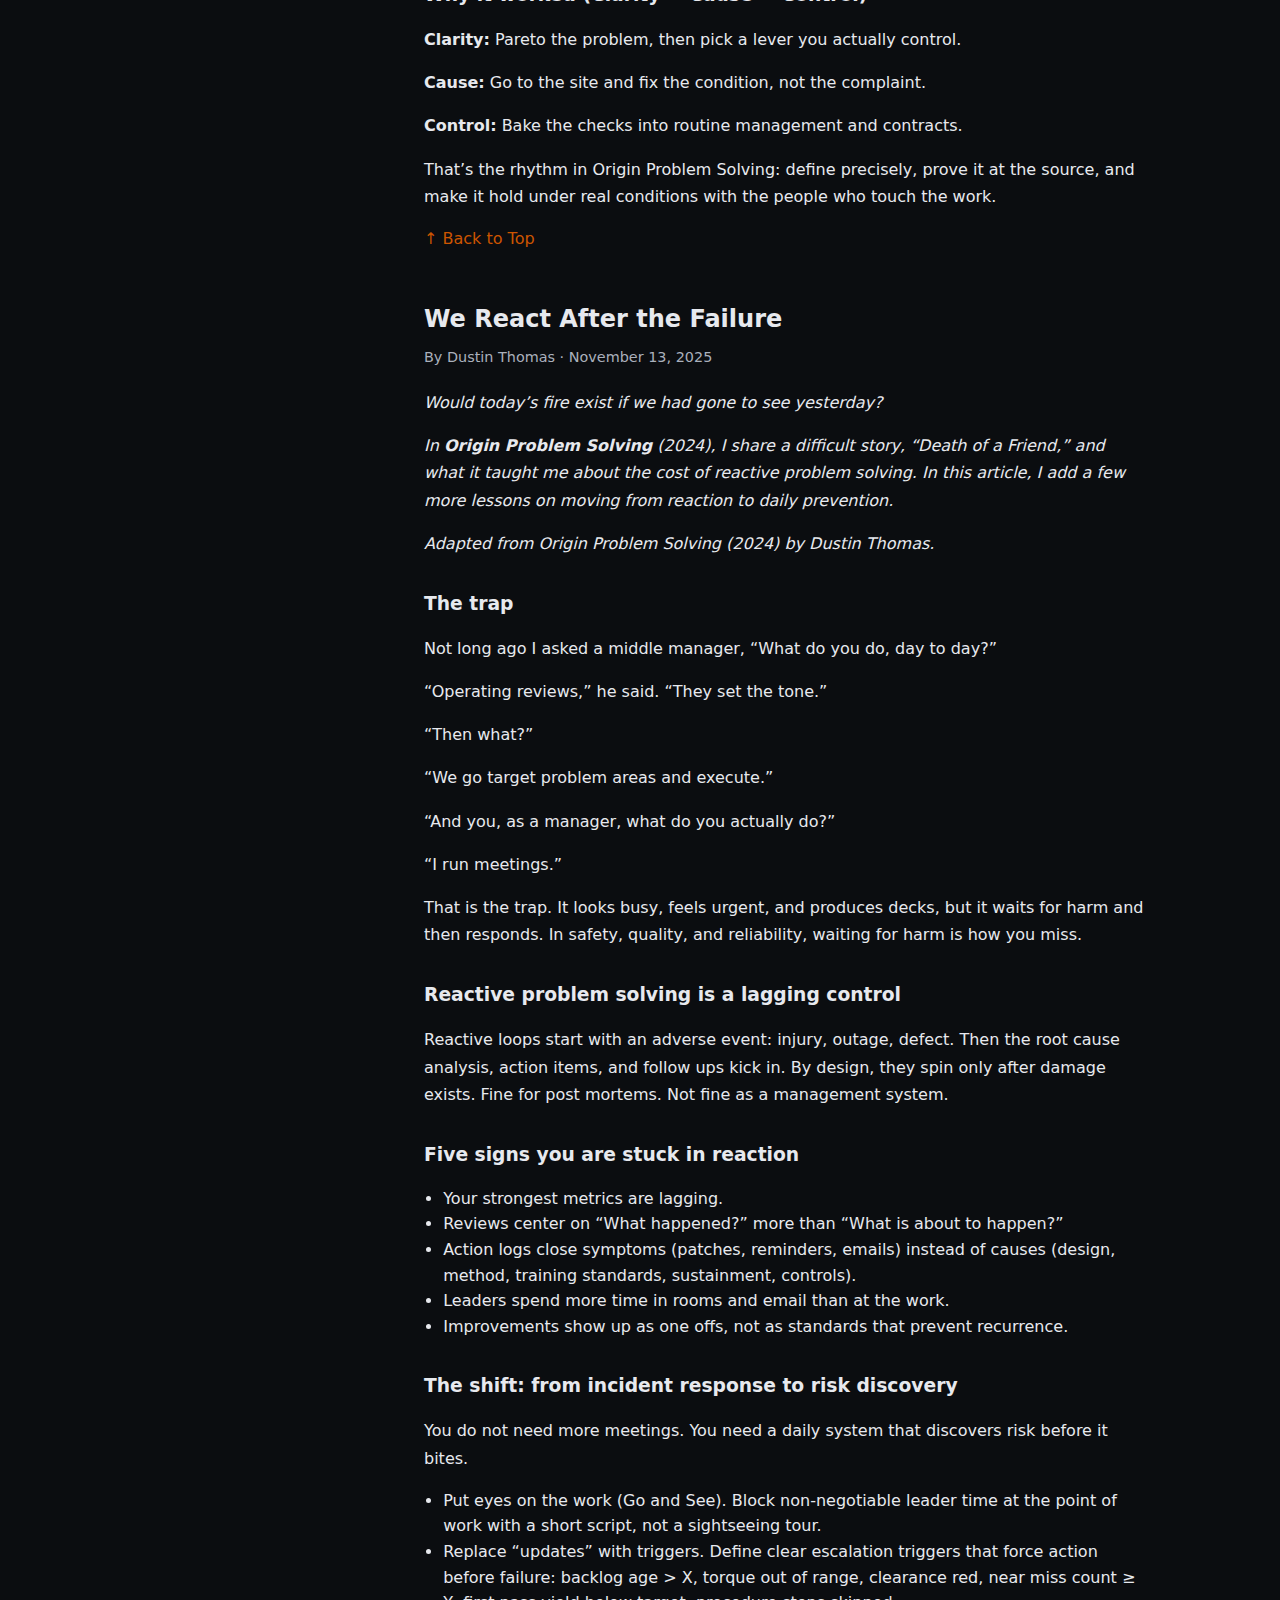
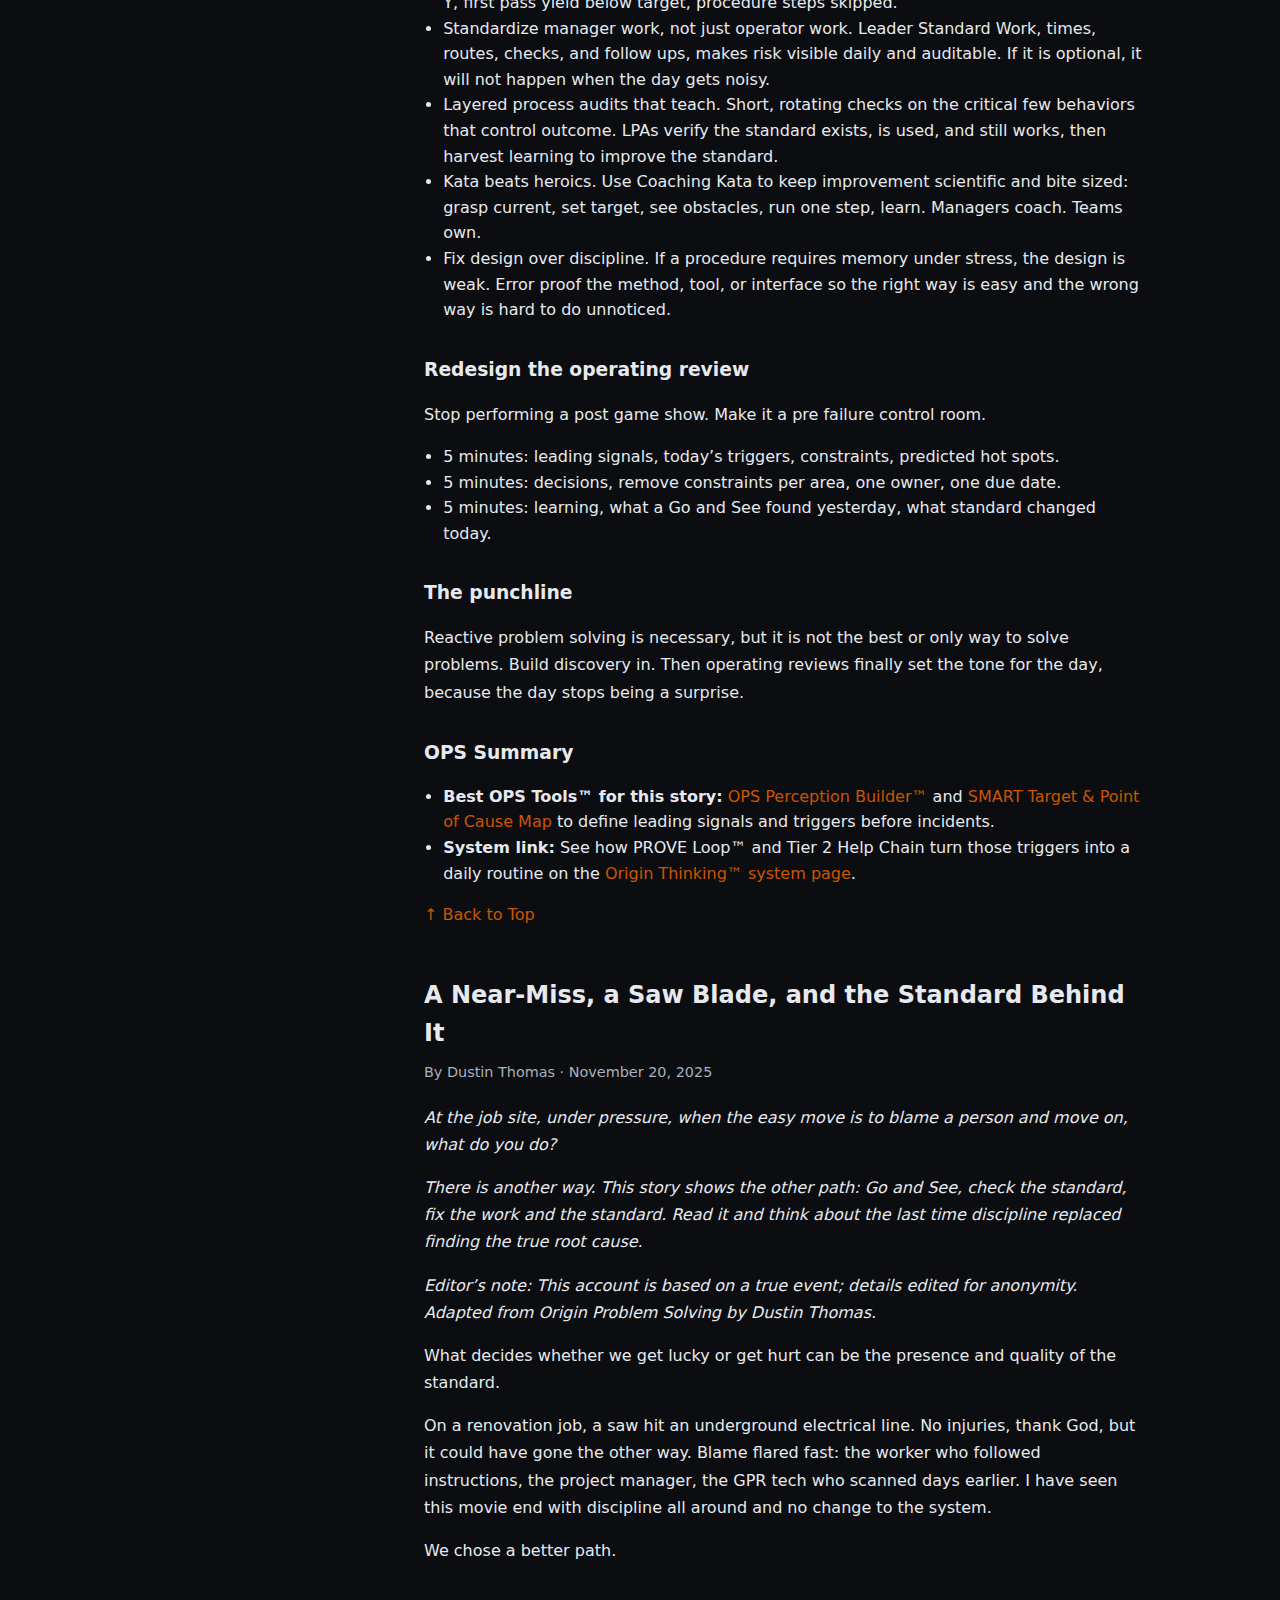
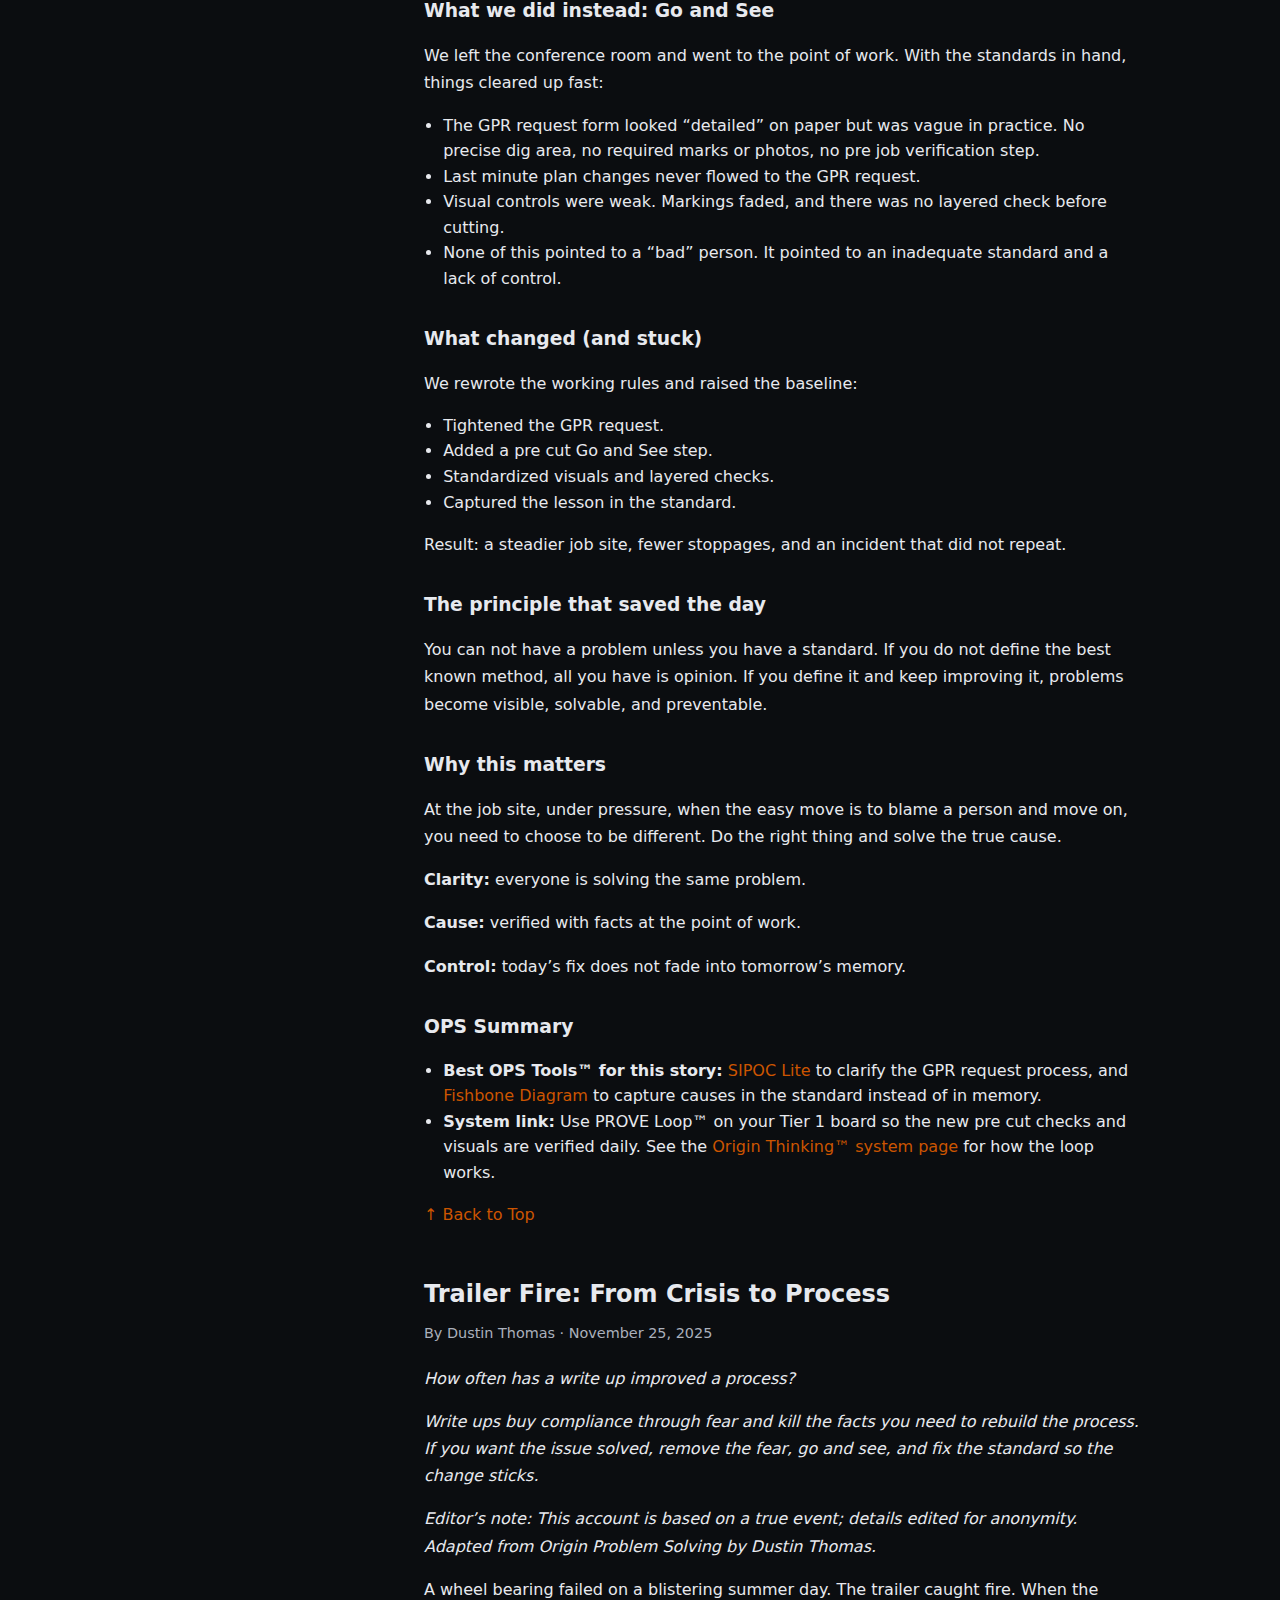
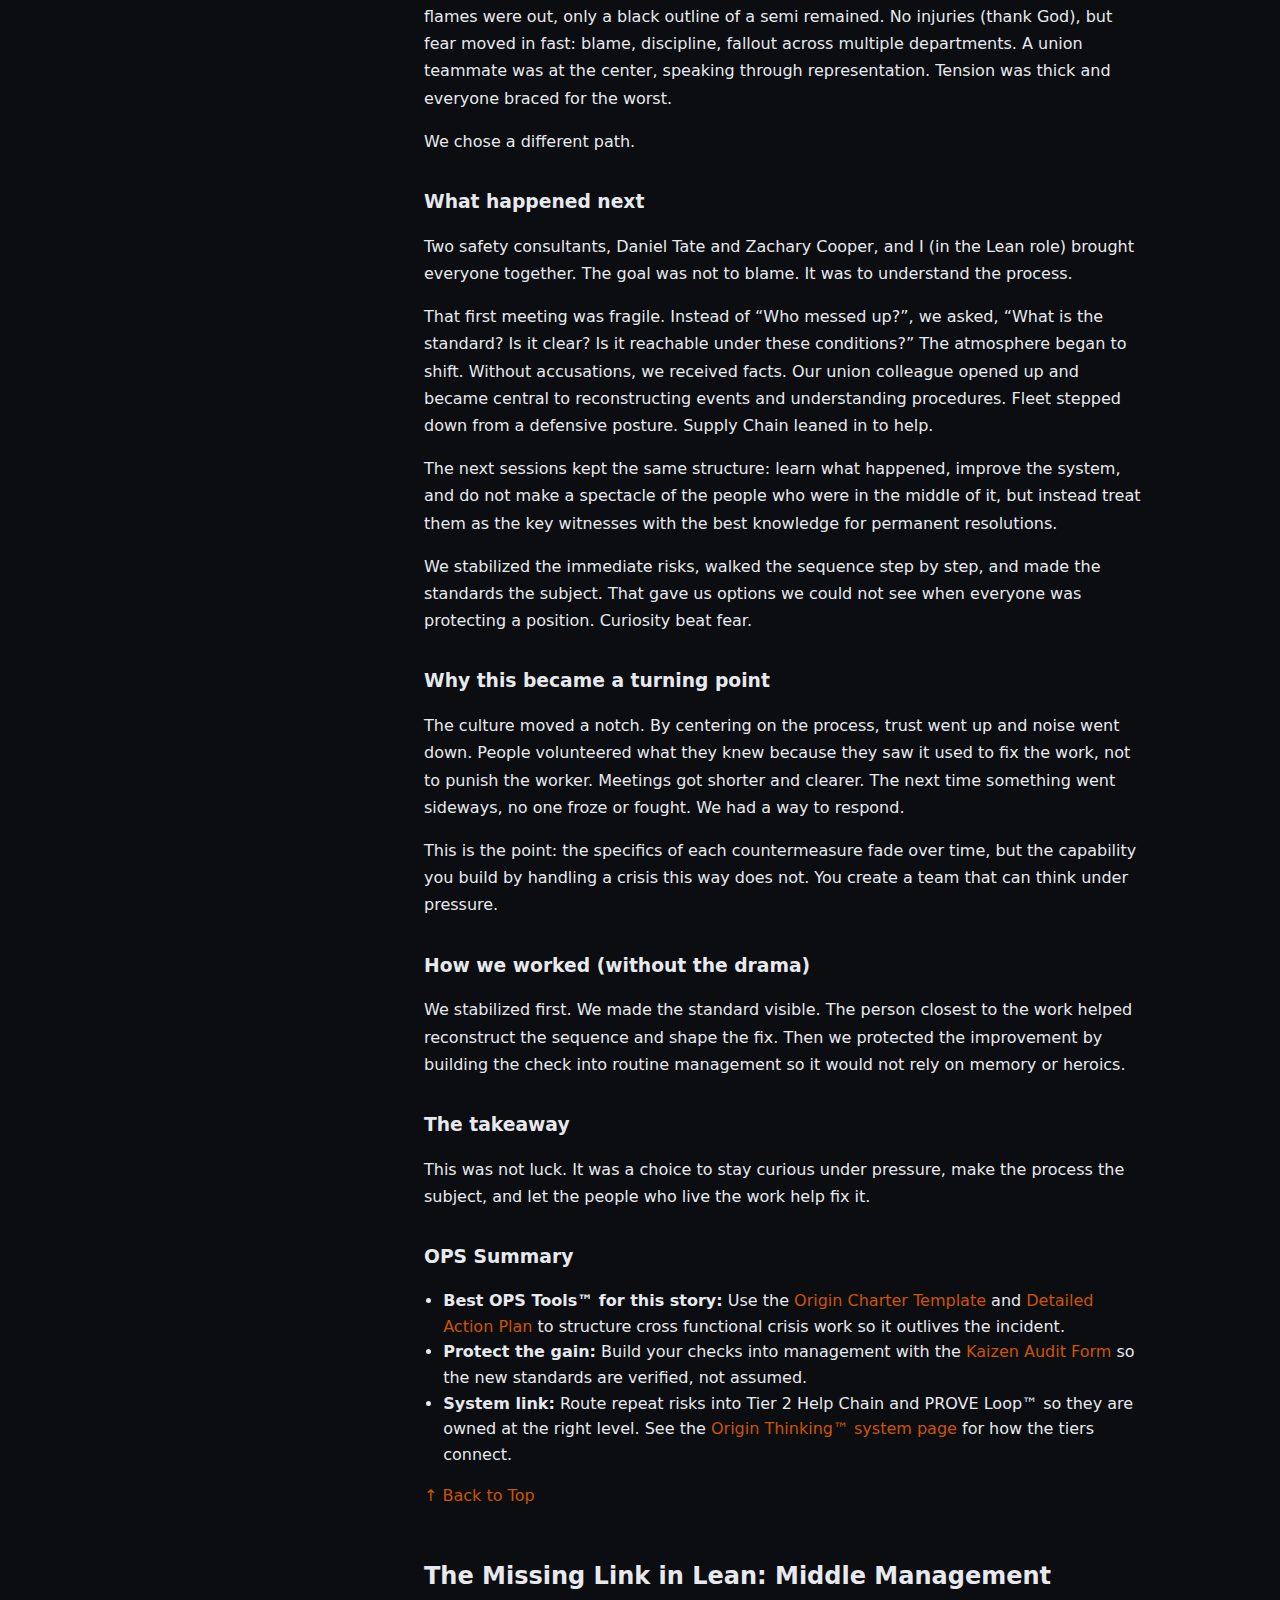
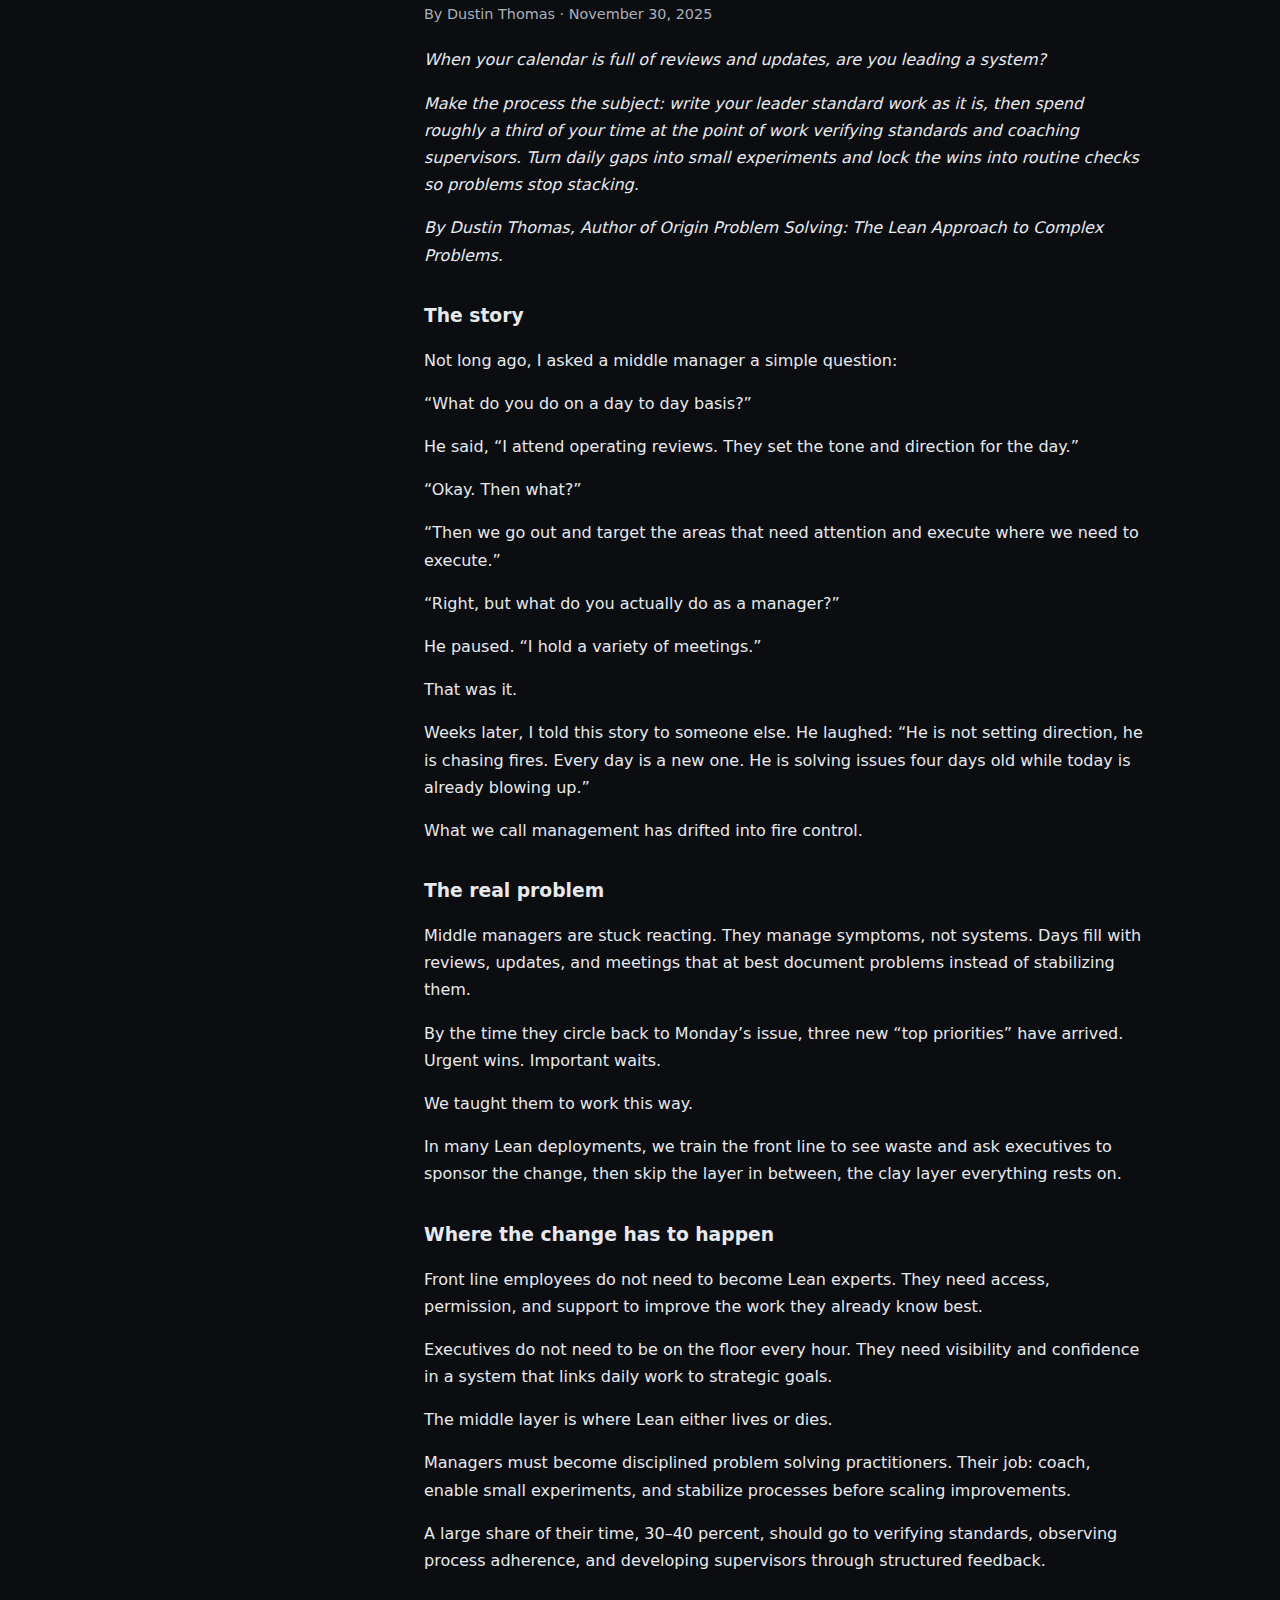
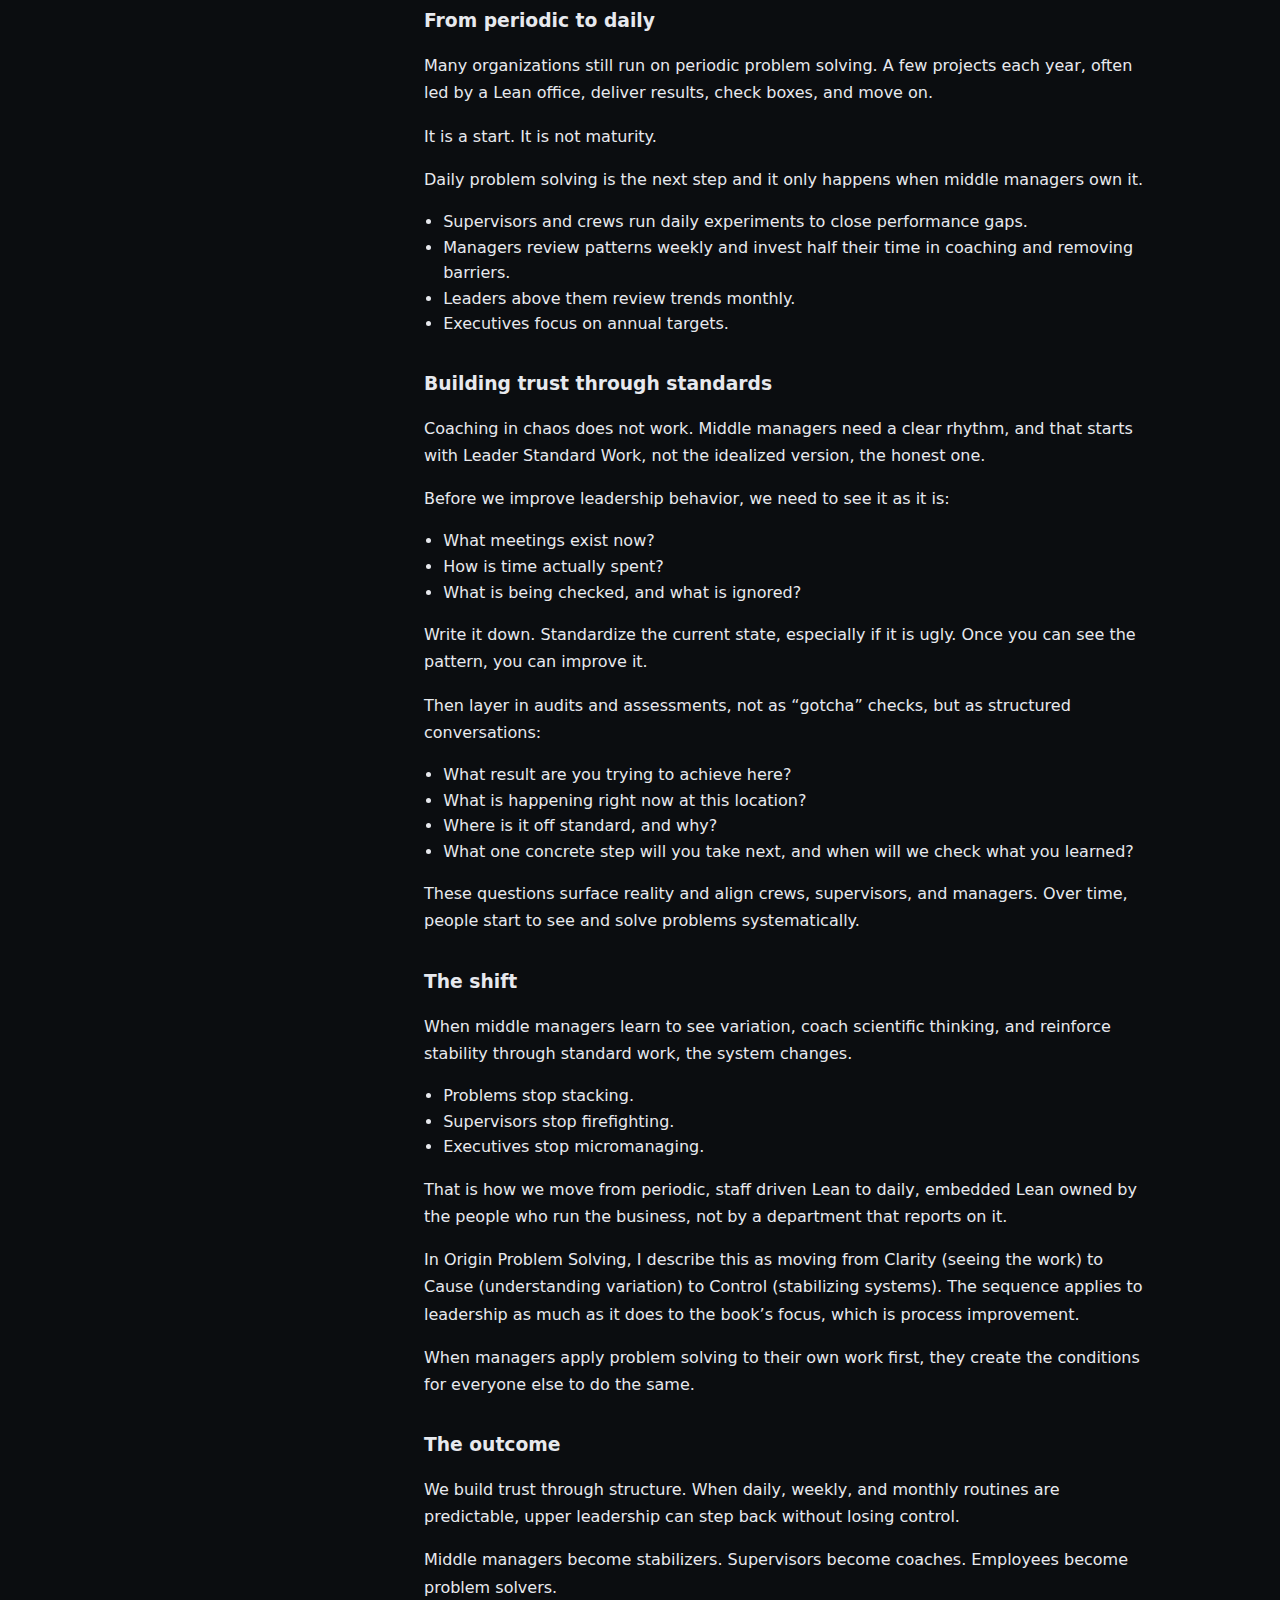
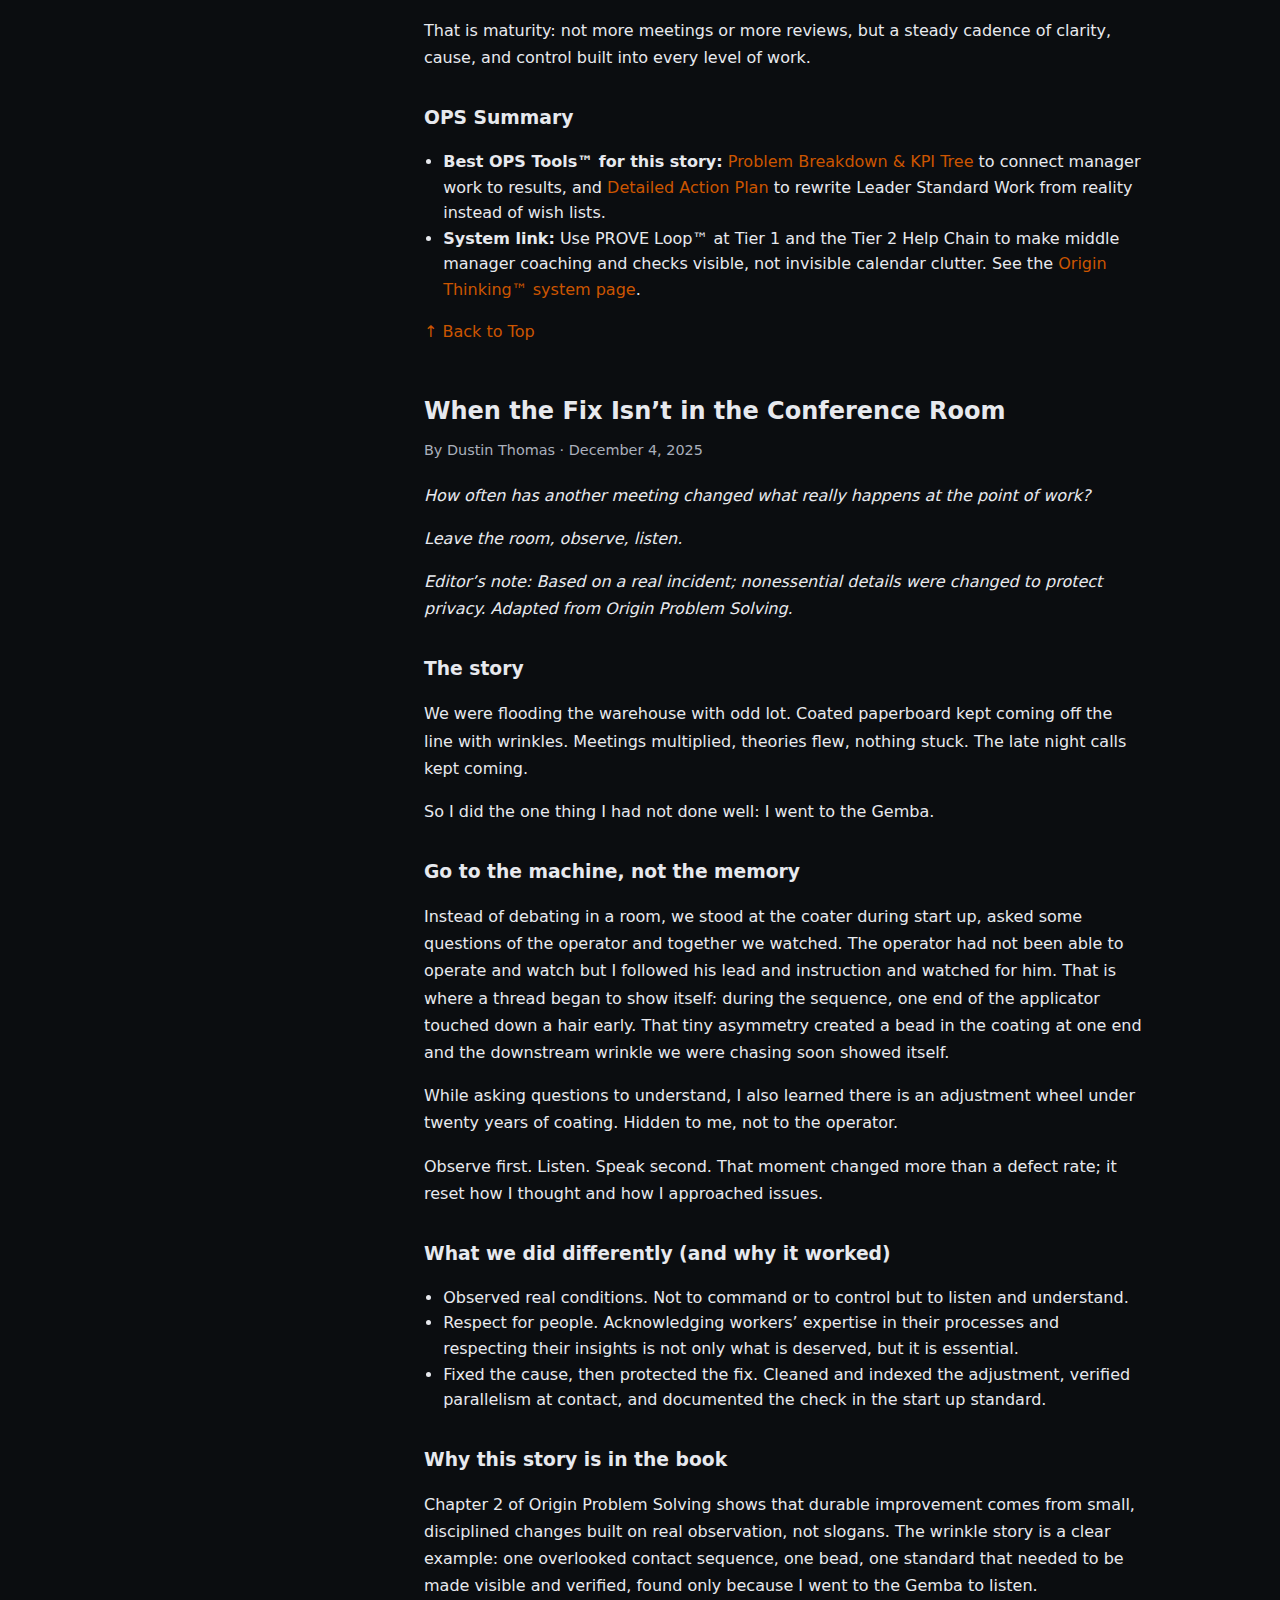
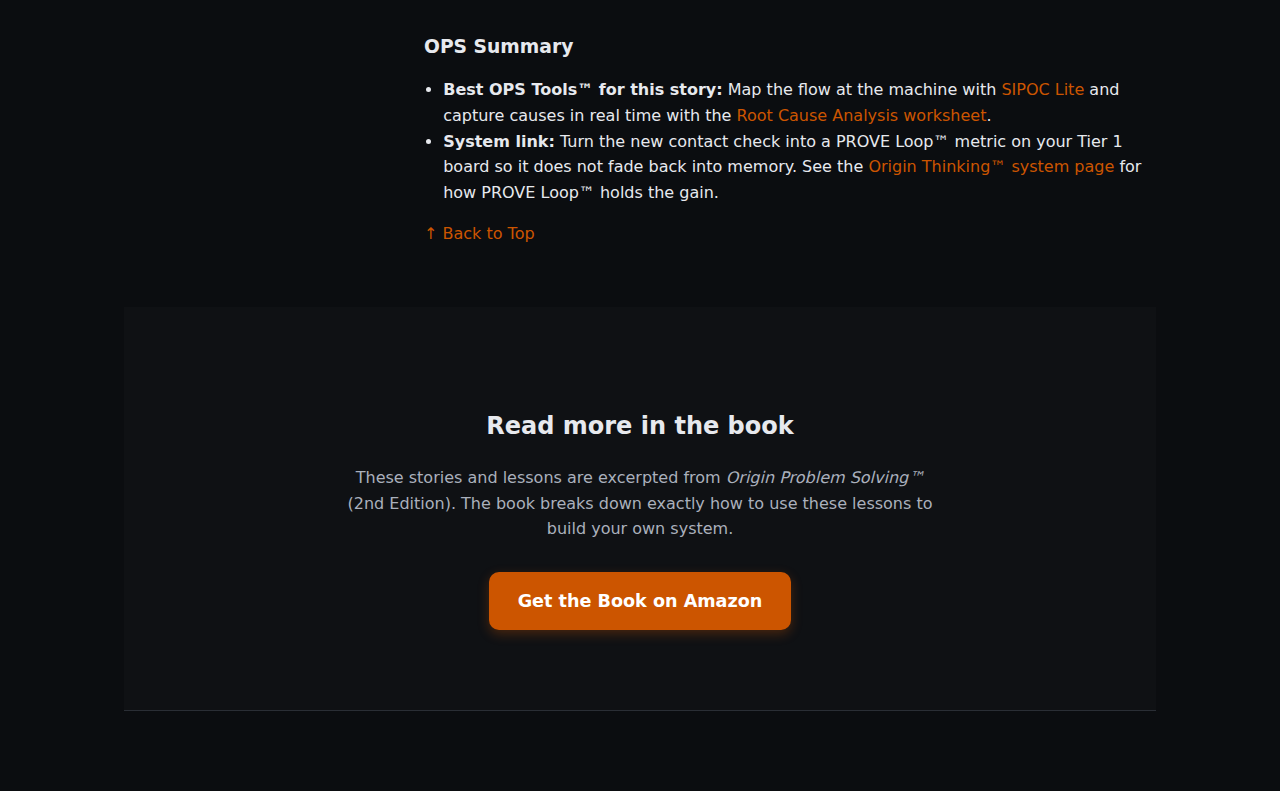
<file: articles/index.html>
FILE: /articles/index.html
<!DOCTYPE html>
<html lang="en">
<head>
  <meta charset="utf-8">
  <meta name="viewport" content="width=device-width, initial-scale=1">

  <title>OPS Stories &amp; Articles | Origin Problem Solving™</title>
  <meta name="description" content="True stories and field notes from the front lines of problem solving. Real incidents, anonymized and simplified, that expand on Origin Problem Solving™ and show how Clarity, Cause, and Control look in practice.">
  <meta name="author" content="Dustin Thomas">
  <link rel="canonical" href="https://www.originthinking.com/articles/">

  <meta property="og:type" content="website">
  <meta property="og:site_name" content="Origin Problem Solving™">
  <meta property="og:title" content="OPS Stories &amp; Articles | Origin Problem Solving™">
  <meta property="og:description" content="True stories and field notes from the front lines of problem solving. Real incidents, anonymized and simplified, that expand on Origin Problem Solving™ and show how Clarity, Cause, and Control look in practice.">
  <meta property="og:url" content="https://www.originthinking.com/articles/">
  <meta property="og:image" content="https://www.originthinking.com/cover.png">

  <meta name="twitter:card" content="summary_large_image">
  <meta name="twitter:title" content="OPS Stories &amp; Articles | Origin Problem Solving™">
  <meta name="twitter:description" content="True stories and field notes from the front lines of problem solving. Real incidents, anonymized and simplified, that expand on Origin Problem Solving™ and show how Clarity, Cause, and Control look in practice.">
  <meta name="twitter:image" content="https://www.originthinking.com/cover.png">

  <link rel="manifest" href="/manifest.webmanifest">
  <meta name="theme-color" content="#CC5500">
  <link rel="apple-touch-icon" href="/assets/icons/icon-192.png">
  <link rel="icon" href="/cover.png" type="image/png">

  <link rel="preconnect" href="https://fonts.googleapis.com">
  <link rel="preconnect" href="https://fonts.gstatic.com" crossorigin>
  <link href="https://fonts.googleapis.com/css2?family=Inter:wght@400;500;600;700;800&display=swap" rel="stylesheet">

  <link href="/styles.css" rel="stylesheet">

  <!-- Articles page layout only, no content changes -->
  <style>
    .articles-page main.wrap {
      padding-top: 40px;
      padding-bottom: 80px;
    }

    .articles-page .hero {
      border-bottom: 1px solid var(--border);
      margin-bottom: 40px;
    }

    .articles-page .hero-sub {
      color: var(--muted);
    }

    .articles-page .article-container {
      display: grid;
      grid-template-columns: minmax(0, 260px) minmax(0, 1fr);
      gap: 40px;
      align-items: flex-start;
      margin-bottom: 60px;
    }

    .articles-page .toc {
      position: sticky;
      top: 96px;
      background: var(--surface);
      border-radius: 12px;
      border: 1px solid var(--border);
      padding: 16px 18px;
      font-size: 0.9rem;
    }

    .articles-page .toc h3 {
      margin: 0 0 10px;
      font-size: 0.8rem;
      text-transform: uppercase;
      letter-spacing: 0.12em;
      color: var(--muted);
    }

    .articles-page .toc ul {
      list-style: none;
      margin: 0;
      padding: 0;
    }

    .articles-page .toc li {
      margin-bottom: 6px;
    }

    .articles-page .toc a {
      display: flex;
      justify-content: space-between;
      align-items: center;
      gap: 6px;
      padding: 6px 8px;
      border-radius: 6px;
      text-decoration: none;
      color: var(--fg);
      font-size: 0.9rem;
    }

    .articles-page .toc a span {
      opacity: 0.6;
    }

    .articles-page .toc a:hover,
    .articles-page .toc a:focus-visible {
      background: rgba(255, 255, 255, 0.06);
      outline: none;
    }

    .articles-page .articles-stack {
      display: flex;
      flex-direction: column;
      gap: 48px;
    }

    .articles-page article {
      max-width: 720px;
    }

    .articles-page .article-meta {
      font-size: 0.9rem;
      color: var(--muted);
      margin-bottom: 20px;
    }

    .articles-page article h2 {
      margin-top: 0;
      margin-bottom: 8px;
    }

    .articles-page article h3 {
      margin-top: 32px;
      margin-bottom: 8px;
    }

    .articles-page article p {
      line-height: 1.7;
    }

    .articles-page article ul {
      padding-left: 1.2rem;
      margin-bottom: 16px;
    }

    .articles-page .section-alt.install-app {
      margin-top: 40px;
    }

    @media (max-width: 900px) {
      .articles-page .article-container {
        display: block;
      }

      .articles-page .toc {
        position: static;
        margin-bottom: 24px;
      }
    }
  </style>
</head>
<body class="articles-page">
  <div class="holiday-banner" role="status">🎄 Merry Christmas from Origin Thinking™ 🎄</div>

  <header class="site-header">
    <div class="wrap head-inner">
      <div class="brand">
        <a href="/" style="text-decoration:none; color:inherit;">Origin Problem Solving™</a>
      </div>

      <button class="menu-toggle" type="button" aria-expanded="false" aria-label="Toggle navigation">
        <span></span>
        <span></span>
        <span></span>
      </button>

      <nav class="main-nav">
        <div class="mobile-nav-intro" aria-hidden="true">
          Menu · Scroll to see all
        </div>
        <a href="/#home-top" class="nav-link">Home</a>
        <a href="/starter-kit/" class="nav-link toolkit-link">OPS Tools™</a>
        <a href="/leadership-focus-deck/" class="nav-link ops-deck-link">OPS Leadership Focus Deck™</a>
        <a href="/prove-loop/" class="nav-link">PROVE Loop™</a>
        <a href="/system/" class="nav-link">Origin Thinking™ System</a>
        <a href="/articles/" class="nav-link active" aria-current="page">Articles</a>
        <a href="/about/" class="nav-link">About</a>
        <a href="mailto:hello@originthinking.com" class="nav-link">Contact</a>
        <a href="/buy" class="nav-link primary" target="_blank" rel="noopener">Buy Book</a>
      </nav>
    </div>
  </header>

  <main class="wrap">

    <section class="hero" style="padding: 60px 0 20px;">
      <h1>OPS Stories &amp; Articles</h1>
      <p class="hero-sub">Field notes from the front lines of problem solving.</p>
      <p style="color:var(--muted); max-width:600px;">
        Real incidents, anonymized and simplified. These pieces expand on
        <em>Origin Problem Solving™</em> and show how the method moves teams from chaos to Clarity, Cause, and Control.
      </p>
    </section>

    <div class="article-container">
    
      <nav class="toc" aria-label="Table of Contents">
        <h3>In this collection</h3>
        <ul>
          <li>
            <a href="#thirty-two-hours">What Would You Do With 32 Hours a Month Back? <span>↓</span></a>
          </li>
          <li>
            <a href="#impossible-ask">Solving the Impossible Ask: One Slice, One Standard, Repeat <span>↓</span></a>
          </li>
          <li>
            <a href="#react-after-failure">We React After the Failure <span>↓</span></a>
          </li>
          <li>
            <a href="#near-miss">A Near-Miss, a Saw Blade, and the Standard Behind It <span>↓</span></a>
          </li>
          <li>
            <a href="#trailer-fire">Trailer Fire: From Crisis to Process <span>↓</span></a>
          </li>
          <li>
            <a href="#missing-link">The Missing Link in Lean: Middle Management <span>↓</span></a>
          </li>
          <li>
            <a href="#when-fix-isnt-in-the-conference-room">When the Fix Isn’t in the Conference Room <span>↓</span></a>
          </li>
        </ul>
      </nav>

      <div class="articles-stack">

        <article id="thirty-two-hours">
  <h2>What Would You Do With 32 Hours a Month Back?</h2>
  <div class="article-meta">By Dustin Thomas · December 11, 2025</div>

  <p><em>
    Trade a short, focused improvement for recurring waste. Go and See, remove the variation,
    lock a simple standard, then measure the hours returned and reinvest them.
  </em></p>

  <p><em>
    Editor’s note: Based on a real incident; nonessential details were changed to protect privacy.
    Adapted from Origin Problem Solving.
  </em></p>

  <p>I kept hearing the same thing: “We don’t have time to fix it.”</p>
  <p>So we took 3 days and fixed it.</p>

  <h3>The situation</h3>
  <p>
    On a product design team, we were slipping in small, annoying ways, little delays and rework everyone hated.
    A repetitive build step in our design flow kept dragging us down. Nobody “had time” to fix it, so we tolerated it.
  </p>

  <h3>What we did (and didn’t do)</h3>
  <p>
    No retreat. No week of meetings. We ran a concentrated 3-day Kaizen with short, focused huddles,
    one A3 to keep us honest. We stayed at the work, not in a conference room.
  </p>

  <p>During the event we:</p>
  <ul>
    <li>Found the root cause.</li>
    <li>Mapped the step exactly as done, no hero stories, just reality.</li>
    <li>Built a shared cell library and a minimum viable standard for how and when to use it.</li>
    <li>Rolled it across similar design work so the fix stuck.</li>
  </ul>

  <p>
    Once we could see what people actually did, the pattern was obvious:
    same outcome, different methods. Variation was the problem, not effort.
    One shared, reusable library solved it.
  </p>

  <h3>The result</h3>
  <p>
    That 2-hour step now takes about 1 minute. Across the team,
    that returned ~32 hours per month. Same people. Same tools. Different discipline.
  </p>

  <p>
    Here’s the point most folks miss: a short, concentrated effort will often give you far more time back than it costs.
    “We don’t have time” is usually a symptom. Fixing the work creates the time.
  </p>

  <h3>How to copy this next week</h3>
  <ul>
    <li>Collect the issues. Put real symptoms on a whiteboard.</li>
    <li>Prioritize one. Write a clear Problem Perception statement (Clarity).</li>
    <li>Run a 1–5 day Kaizen. Go and See, confirm cause, test countermeasure (Cause).</li>
    <li>Lock it in. Standardize the win and set the sustainment so it holds (Control).</li>
    <li>Track hours returned. Reinvest them into the next item on the board.</li>
  </ul>

  <p>
    Clarity → Cause → Control: see the work as it is,
    remove the variation that causes the waste,
    then lock it in with a simple standard you can audit.
  </p>

  <a href="#home-top" class="back-link">↑ Back to Top</a>
</article>
<article id="impossible-ask">
  <h2>Solving the Impossible Ask: One Slice, One Standard, Repeat</h2>
  <div class="article-meta">By Dustin Thomas · December 18, 2025</div>

  <p><em>
    If you had four weeks and 1–2 hours a week to save $1M, would you go big or start small?
  </em></p>

  <p><em>
    Editor’s note: This account is based on a true event; details edited for anonymity.
    Adapted from Origin Problem Solving by Dustin Thomas.
  </em></p>

  <p>
    The brief was simple and a little “wait, what?”:
    save a million dollars, four weeks, one hour per week, before construction kickoff.
  </p>

  <h3>The brief to the breakdown</h3>
  <p>
    We Paretoed the pain points across the multi-site build.
    There was plenty of noise. Some big-dollar items we didn’t control.
    Some smaller levers we did.
  </p>

  <p>
    What rose to the top wasn’t glamorous.
    It was how on-site materials were ordered, dropped, issued, returned, and replenished.
  </p>

  <p>
    We picked a small, low-dollar $40k lever to pilot.
    That choice made me nervous.
    When the ask is seven figures, choosing a modest slice feels wrong.
    But it was the slice we could prove fast.
  </p>

  <h3>Built with the contractor</h3>
  <p>
    Crucial move: we brought in the general contractor and site supers,
    the people who move pallets, break wrap, and live with the consequences.
    We didn’t roll out a fix. We co-designed the system and wrote it into how the work runs.
  </p>

  <p>We rebuilt five basics together:</p>
  <ul>
    <li>Order to a standard.</li>
    <li>Stage to the work.</li>
    <li>Issue and return in seconds.</li>
    <li>Replenish on a signal.</li>
    <li>Make it visible.</li>
  </ul>

  <h3>What happened</h3>
  <p>
    The pilot worked.
    We then shared the same system across on-site inventory management.
    By year’s end, the run-rate impact was about $1.5M in savings.
  </p>

  <p>
    The contractor kept the method as their standard
    and told us future bids would come in lower
    because material flow was predictable.
  </p>

  <h3>Why it worked (Clarity → Cause → Control)</h3>
  <p><strong>Clarity:</strong> Pareto the problem, then pick a lever you actually control.</p>
  <p><strong>Cause:</strong> Go to the site and fix the condition, not the complaint.</p>
  <p><strong>Control:</strong> Bake the checks into routine management and contracts.</p>

  <p>
    That’s the rhythm in Origin Problem Solving:
    define precisely, prove it at the source,
    and make it hold under real conditions
    with the people who touch the work.
  </p>

  <a href="#home-top" class="back-link">↑ Back to Top</a>
</article>

        <!-- 1. We React After the Failure -->
        <article id="react-after-failure">
          <h2>We React After the Failure</h2>
          <div class="article-meta">By Dustin Thomas · November 13, 2025</div>

          <p><em>Would today’s fire exist if we had gone to see yesterday?</em></p>
          <p>
            <em>
              In <strong>Origin Problem Solving</strong> (2024), I share a difficult story, “Death of a Friend,”
              and what it taught me about the cost of reactive problem solving. In this article, I add a few more lessons
              on moving from reaction to daily prevention.
            </em>
          </p>
          <p><em>Adapted from Origin Problem Solving (2024) by Dustin Thomas.</em></p>

          <h3>The trap</h3>
          <p>Not long ago I asked a middle manager, “What do you do, day to day?”</p>
          <p>“Operating reviews,” he said. “They set the tone.”</p>
          <p>“Then what?”</p>
          <p>“We go target problem areas and execute.”</p>
          <p>“And you, as a manager, what do you actually do?”</p>
          <p>“I run meetings.”</p>
          <p>
            That is the trap. It looks busy, feels urgent, and produces decks, but it waits for harm and then responds.
            In safety, quality, and reliability, waiting for harm is how you miss.
          </p>

          <h3>Reactive problem solving is a lagging control</h3>
          <p>
            Reactive loops start with an adverse event: injury, outage, defect. Then the root cause analysis,
            action items, and follow ups kick in. By design, they spin only after damage exists. Fine for post mortems.
            Not fine as a management system.
          </p>

          <h3>Five signs you are stuck in reaction</h3>
          <ul>
            <li>Your strongest metrics are lagging.</li>
            <li>Reviews center on “What happened?” more than “What is about to happen?”</li>
            <li>
              Action logs close symptoms (patches, reminders, emails) instead of causes
              (design, method, training standards, sustainment, controls).
            </li>
            <li>Leaders spend more time in rooms and email than at the work.</li>
            <li>Improvements show up as one offs, not as standards that prevent recurrence.</li>
          </ul>

          <h3>The shift: from incident response to risk discovery</h3>
          <p>You do not need more meetings. You need a daily system that discovers risk before it bites.</p>
          <ul>
            <li>
              Put eyes on the work (Go and See). Block non-negotiable leader time at the point of work with a short script,
              not a sightseeing tour.
            </li>
            <li>
              Replace “updates” with triggers. Define clear escalation triggers that force action before failure:
              backlog age &gt; X, torque out of range, clearance red, near miss count ≥ Y, first pass yield below target,
              procedure steps skipped.
            </li>
            <li>
              Standardize manager work, not just operator work. Leader Standard Work, times, routes, checks,
              and follow ups, makes risk visible daily and auditable. If it is optional, it will not happen when the day gets noisy.
            </li>
            <li>
              Layered process audits that teach. Short, rotating checks on the critical few behaviors that control outcome.
              LPAs verify the standard exists, is used, and still works, then harvest learning to improve the standard.
            </li>
            <li>
              Kata beats heroics. Use Coaching Kata to keep improvement scientific and bite sized:
              grasp current, set target, see obstacles, run one step, learn. Managers coach. Teams own.
            </li>
            <li>
              Fix design over discipline. If a procedure requires memory under stress, the design is weak.
              Error proof the method, tool, or interface so the right way is easy and the wrong way is hard to do unnoticed.
            </li>
          </ul>

          <h3>Redesign the operating review</h3>
          <p>Stop performing a post game show. Make it a pre failure control room.</p>
          <ul>
            <li>5 minutes: leading signals, today’s triggers, constraints, predicted hot spots.</li>
            <li>5 minutes: decisions, remove constraints per area, one owner, one due date.</li>
            <li>5 minutes: learning, what a Go and See found yesterday, what standard changed today.</li>
          </ul>

          <h3>The punchline</h3>
          <p>
            Reactive problem solving is necessary, but it is not the best or only way to solve problems.
            Build discovery in. Then operating reviews finally set the tone for the day, because the day stops being a surprise.
          </p>

          <div class="ops-takeaway">
            <h3>OPS Summary</h3>
            <ul>
              <li>
                <strong>Best OPS Tools™ for this story:</strong>
                <a href="/assets/downloads/OPS_Perception_Builder_Step01.pdf">OPS Perception Builder™</a> and
                <a href="/assets/downloads/origin-smart-target-and-point-of-cause-map-small.pdf">
                  SMART Target &amp; Point of Cause Map
                </a>
                to define leading signals and triggers before incidents.
              </li>
              <li>
                <strong>System link:</strong>
                See how PROVE Loop™ and Tier 2 Help Chain turn those triggers into a daily routine on the
                <a href="/system/">Origin Thinking™ system page</a>.
              </li>
            </ul>
          </div>

          <a href="#home-top" class="back-link">↑ Back to Top</a>
        </article>

        <!-- 2. A Near-Miss, a Saw Blade, and the Standard Behind It -->
        <article id="near-miss">
          <h2>A Near-Miss, a Saw Blade, and the Standard Behind It</h2>
          <div class="article-meta">By Dustin Thomas · November 20, 2025</div>

          <p>
            <em>
              At the job site, under pressure, when the easy move is to blame a person and move on, what do you do?
            </em>
          </p>
          <p>
            <em>
              There is another way. This story shows the other path: Go and See, check the standard,
              fix the work and the standard. Read it and think about the last time discipline replaced
              finding the true root cause.
            </em>
          </p>
          <p>
            <em>
              Editor’s note: This account is based on a true event; details edited for anonymity.
              Adapted from Origin Problem Solving by Dustin Thomas.
            </em>
          </p>

          <p>
            What decides whether we get lucky or get hurt can be the presence and quality of the standard.
          </p>
          <p>
            On a renovation job, a saw hit an underground electrical line. No injuries, thank God, but it could
            have gone the other way. Blame flared fast: the worker who followed instructions, the project manager,
            the GPR tech who scanned days earlier. I have seen this movie end with discipline all around and no change to the system.
          </p>
          <p>We chose a better path.</p>

          <h3>What we did instead: Go and See</h3>
          <p>
            We left the conference room and went to the point of work. With the standards in hand, things cleared up fast:
          </p>
          <ul>
            <li>
              The GPR request form looked “detailed” on paper but was vague in practice. No precise dig area,
              no required marks or photos, no pre job verification step.
            </li>
            <li>Last minute plan changes never flowed to the GPR request.</li>
            <li>Visual controls were weak. Markings faded, and there was no layered check before cutting.</li>
            <li>None of this pointed to a “bad” person. It pointed to an inadequate standard and a lack of control.</li>
          </ul>

          <h3>What changed (and stuck)</h3>
          <p>We rewrote the working rules and raised the baseline:</p>
          <ul>
            <li>Tightened the GPR request.</li>
            <li>Added a pre cut Go and See step.</li>
            <li>Standardized visuals and layered checks.</li>
            <li>Captured the lesson in the standard.</li>
          </ul>
          <p>Result: a steadier job site, fewer stoppages, and an incident that did not repeat.</p>

          <h3>The principle that saved the day</h3>
          <p>
            You can not have a problem unless you have a standard. If you do not define the best known method,
            all you have is opinion. If you define it and keep improving it, problems become visible, solvable, and preventable.
          </p>

          <h3>Why this matters</h3>
          <p>
            At the job site, under pressure, when the easy move is to blame a person and move on, you need to choose to be different.
            Do the right thing and solve the true cause.
          </p>
          <p><strong>Clarity:</strong> everyone is solving the same problem.</p>
          <p><strong>Cause:</strong> verified with facts at the point of work.</p>
          <p><strong>Control:</strong> today’s fix does not fade into tomorrow’s memory.</p>

          <div class="ops-takeaway">
            <h3>OPS Summary</h3>
            <ul>
              <li>
                <strong>Best OPS Tools™ for this story:</strong>
                <a href="/assets/downloads/origin-sipoc-lite.pdf">SIPOC Lite</a> to clarify the GPR request process,
                and
                <a href="/assets/downloads/origin-fishbone-template.pdf">Fishbone Diagram</a>
                to capture causes in the standard instead of in memory.
              </li>
              <li>
                <strong>System link:</strong>
                Use PROVE Loop™ on your Tier 1 board so the new pre cut checks and visuals are verified daily.
                See the <a href="/system/">Origin Thinking™ system page</a> for how the loop works.
              </li>
            </ul>
          </div>

          <a href="#home-top" class="back-link">↑ Back to Top</a>
        </article>

        <!-- 3. Trailer Fire: From Crisis to Process -->
        <article id="trailer-fire">
          <h2>Trailer Fire: From Crisis to Process</h2>
          <div class="article-meta">By Dustin Thomas · November 25, 2025</div>

          <p><em>How often has a write up improved a process?</em></p>
          <p>
            <em>
              Write ups buy compliance through fear and kill the facts you need to rebuild the process.
              If you want the issue solved, remove the fear, go and see, and fix the standard so the change sticks.
            </em>
          </p>
          <p>
            <em>
              Editor’s note: This account is based on a true event; details edited for anonymity.
              Adapted from Origin Problem Solving by Dustin Thomas.
            </em>
          </p>

          <p>
            A wheel bearing failed on a blistering summer day. The trailer caught fire. When the flames were out,
            only a black outline of a semi remained. No injuries (thank God), but fear moved in fast: blame, discipline,
            fallout across multiple departments. A union teammate was at the center, speaking through representation.
            Tension was thick and everyone braced for the worst.
          </p>
          <p>We chose a different path.</p>

          <h3>What happened next</h3>
          <p>
            Two safety consultants, Daniel Tate and Zachary Cooper, and I (in the Lean role) brought everyone together.
            The goal was not to blame. It was to understand the process.
          </p>
          <p>
            That first meeting was fragile. Instead of “Who messed up?”, we asked, “What is the standard?
            Is it clear? Is it reachable under these conditions?” The atmosphere began to shift. Without accusations,
            we received facts. Our union colleague opened up and became central to reconstructing events and understanding procedures.
            Fleet stepped down from a defensive posture. Supply Chain leaned in to help.
          </p>
          <p>
            The next sessions kept the same structure: learn what happened, improve the system,
            and do not make a spectacle of the people who were in the middle of it, but instead treat them as the key witnesses
            with the best knowledge for permanent resolutions.
          </p>
          <p>
            We stabilized the immediate risks, walked the sequence step by step, and made the standards the subject.
            That gave us options we could not see when everyone was protecting a position. Curiosity beat fear.
          </p>

          <h3>Why this became a turning point</h3>
          <p>
            The culture moved a notch. By centering on the process, trust went up and noise went down.
            People volunteered what they knew because they saw it used to fix the work, not to punish the worker.
            Meetings got shorter and clearer. The next time something went sideways, no one froze or fought. We had a way to respond.
          </p>
          <p>
            This is the point: the specifics of each countermeasure fade over time, but the capability you build by handling a crisis
            this way does not. You create a team that can think under pressure.
          </p>

          <h3>How we worked (without the drama)</h3>
          <p>
            We stabilized first. We made the standard visible. The person closest to the work helped reconstruct the sequence
            and shape the fix. Then we protected the improvement by building the check into routine management so it would not
            rely on memory or heroics.
          </p>

          <h3>The takeaway</h3>
          <p>
            This was not luck. It was a choice to stay curious under pressure, make the process the subject,
            and let the people who live the work help fix it.
          </p>

          <div class="ops-takeaway">
            <h3>OPS Summary</h3>
            <ul>
              <li>
                <strong>Best OPS Tools™ for this story:</strong>
                Use the <a href="/assets/downloads/origin-charter-template.pdf">Origin Charter Template</a>
                and <a href="/assets/downloads/origin-detailed-action-plan.pdf">Detailed Action Plan</a>
                to structure cross functional crisis work so it outlives the incident.
              </li>
              <li>
                <strong>Protect the gain:</strong>
                Build your checks into management with the
                <a href="/assets/downloads/kaizen-audit-form.pdf">Kaizen Audit Form</a>
                so the new standards are verified, not assumed.
              </li>
              <li>
                <strong>System link:</strong>
                Route repeat risks into Tier 2 Help Chain and PROVE Loop™ so they are owned at the right level.
                See the <a href="/system/">Origin Thinking™ system page</a> for how the tiers connect.
              </li>
            </ul>
          </div>

          <a href="#home-top" class="back-link">↑ Back to Top</a>
        </article>

        <!-- 4. The Missing Link in Lean: Middle Management -->
        <article id="missing-link">
          <h2>The Missing Link in Lean: Middle Management</h2>
          <div class="article-meta">By Dustin Thomas · November 30, 2025</div>

          <p><em>When your calendar is full of reviews and updates, are you leading a system?</em></p>
          <p>
            <em>
              Make the process the subject: write your leader standard work as it is, then spend roughly a third of your time
              at the point of work verifying standards and coaching supervisors. Turn daily gaps into small experiments and
              lock the wins into routine checks so problems stop stacking.
            </em>
          </p>
          <p>
            <em>
              By Dustin Thomas, Author of Origin Problem Solving: The Lean Approach to Complex Problems.
            </em>
          </p>

          <h3>The story</h3>
          <p>Not long ago, I asked a middle manager a simple question:</p>
          <p>“What do you do on a day to day basis?”</p>
          <p>He said, “I attend operating reviews. They set the tone and direction for the day.”</p>
          <p>“Okay. Then what?”</p>
          <p>“Then we go out and target the areas that need attention and execute where we need to execute.”</p>
          <p>“Right, but what do you actually do as a manager?”</p>
          <p>He paused. “I hold a variety of meetings.”</p>
          <p>That was it.</p>
          <p>
            Weeks later, I told this story to someone else. He laughed: “He is not setting direction, he is chasing fires.
            Every day is a new one. He is solving issues four days old while today is already blowing up.”
          </p>
          <p>What we call management has drifted into fire control.</p>

          <h3>The real problem</h3>
          <p>
            Middle managers are stuck reacting. They manage symptoms, not systems. Days fill with reviews, updates,
            and meetings that at best document problems instead of stabilizing them.
          </p>
          <p>
            By the time they circle back to Monday’s issue, three new “top priorities” have arrived.
            Urgent wins. Important waits.
          </p>
          <p>We taught them to work this way.</p>
          <p>
            In many Lean deployments, we train the front line to see waste and ask executives to sponsor the change,
            then skip the layer in between, the clay layer everything rests on.
          </p>

          <h3>Where the change has to happen</h3>
          <p>
            Front line employees do not need to become Lean experts. They need access, permission, and support to improve
            the work they already know best.
          </p>
          <p>
            Executives do not need to be on the floor every hour. They need visibility and confidence in a system that
            links daily work to strategic goals.
          </p>
          <p>The middle layer is where Lean either lives or dies.</p>
          <p>
            Managers must become disciplined problem solving practitioners. Their job: coach, enable small experiments,
            and stabilize processes before scaling improvements.
          </p>
          <p>
            A large share of their time, 30–40 percent, should go to verifying standards, observing process adherence,
            and developing supervisors through structured feedback.
          </p>

          <h3>From periodic to daily</h3>
          <p>
            Many organizations still run on periodic problem solving. A few projects each year, often led by a Lean office,
            deliver results, check boxes, and move on.
          </p>
          <p>It is a start. It is not maturity.</p>
          <p>Daily problem solving is the next step and it only happens when middle managers own it.</p>
          <ul>
            <li>Supervisors and crews run daily experiments to close performance gaps.</li>
            <li>Managers review patterns weekly and invest half their time in coaching and removing barriers.</li>
            <li>Leaders above them review trends monthly.</li>
            <li>Executives focus on annual targets.</li>
          </ul>

          <h3>Building trust through standards</h3>
          <p>
            Coaching in chaos does not work. Middle managers need a clear rhythm, and that starts with Leader Standard Work,
            not the idealized version, the honest one.
          </p>
          <p>Before we improve leadership behavior, we need to see it as it is:</p>
          <ul>
            <li>What meetings exist now?</li>
            <li>How is time actually spent?</li>
            <li>What is being checked, and what is ignored?</li>
          </ul>
          <p>
            Write it down. Standardize the current state, especially if it is ugly.
            Once you can see the pattern, you can improve it.
          </p>
          <p>Then layer in audits and assessments, not as “gotcha” checks, but as structured conversations:</p>
          <ul>
            <li>What result are you trying to achieve here?</li>
            <li>What is happening right now at this location?</li>
            <li>Where is it off standard, and why?</li>
            <li>What one concrete step will you take next, and when will we check what you learned?</li>
          </ul>
          <p>
            These questions surface reality and align crews, supervisors, and managers.
            Over time, people start to see and solve problems systematically.
          </p>

          <h3>The shift</h3>
          <p>
            When middle managers learn to see variation, coach scientific thinking,
            and reinforce stability through standard work, the system changes.
          </p>
          <ul>
            <li>Problems stop stacking.</li>
            <li>Supervisors stop firefighting.</li>
            <li>Executives stop micromanaging.</li>
          </ul>
          <p>
            That is how we move from periodic, staff driven Lean to daily, embedded Lean
            owned by the people who run the business, not by a department that reports on it.
          </p>
          <p>
            In Origin Problem Solving, I describe this as moving from Clarity (seeing the work) to Cause
            (understanding variation) to Control (stabilizing systems). The sequence applies to leadership
            as much as it does to the book’s focus, which is process improvement.
          </p>
          <p>When managers apply problem solving to their own work first, they create the conditions for everyone else to do the same.</p>

          <h3>The outcome</h3>
          <p>
            We build trust through structure. When daily, weekly, and monthly routines are predictable,
            upper leadership can step back without losing control.
          </p>
          <p>Middle managers become stabilizers. Supervisors become coaches. Employees become problem solvers.</p>
          <p>
            That is maturity: not more meetings or more reviews, but a steady cadence of clarity, cause,
            and control built into every level of work.
          </p>

          <div class="ops-takeaway">
            <h3>OPS Summary</h3>
            <ul>
              <li>
                <strong>Best OPS Tools™ for this story:</strong>
                <a href="/assets/downloads/origin-problem-breakdown-kpi-tree.pdf">Problem Breakdown &amp; KPI Tree</a>
                to connect manager work to results, and
                <a href="/assets/downloads/origin-detailed-action-plan.pdf">Detailed Action Plan</a>
                to rewrite Leader Standard Work from reality instead of wish lists.
              </li>
              <li>
                <strong>System link:</strong>
                Use PROVE Loop™ at Tier 1 and the Tier 2 Help Chain to make middle manager coaching and checks visible,
                not invisible calendar clutter. See the <a href="/system/">Origin Thinking™ system page</a>.
              </li>
            </ul>
          </div>

          <a href="#home-top" class="back-link">↑ Back to Top</a>
        </article>

        <!-- 5. When the Fix Isn’t in the Conference Room -->
        <article id="when-fix-isnt-in-the-conference-room">
          <h2>When the Fix Isn’t in the Conference Room</h2>
          <div class="article-meta">By Dustin Thomas · December 4, 2025</div>

          <p><em>How often has another meeting changed what really happens at the point of work?</em></p>
          <p><em>Leave the room, observe, listen.</em></p>
          <p>
            <em>
              Editor’s note: Based on a real incident; nonessential details were changed to protect privacy.
              Adapted from Origin Problem Solving.
            </em>
          </p>

          <h3>The story</h3>
          <p>
            We were flooding the warehouse with odd lot. Coated paperboard kept coming off the line with wrinkles.
            Meetings multiplied, theories flew, nothing stuck. The late night calls kept coming.
          </p>
          <p>So I did the one thing I had not done well: I went to the Gemba.</p>

          <h3>Go to the machine, not the memory</h3>
          <p>
            Instead of debating in a room, we stood at the coater during start up, asked some questions of the operator
            and together we watched. The operator had not been able to operate and watch but I followed his lead and
            instruction and watched for him. That is where a thread began to show itself: during the sequence,
            one end of the applicator touched down a hair early. That tiny asymmetry created a bead in the coating at one end
            and the downstream wrinkle we were chasing soon showed itself.
          </p>
          <p>
            While asking questions to understand, I also learned there is an adjustment wheel under twenty years of coating.
            Hidden to me, not to the operator.
          </p>
          <p>
            Observe first. Listen. Speak second. That moment changed more than a defect rate;
            it reset how I thought and how I approached issues.
          </p>

          <h3>What we did differently (and why it worked)</h3>
          <ul>
            <li>Observed real conditions. Not to command or to control but to listen and understand.</li>
            <li>
              Respect for people. Acknowledging workers’ expertise in their processes and respecting their insights is not
              only what is deserved, but it is essential.
            </li>
            <li>
              Fixed the cause, then protected the fix. Cleaned and indexed the adjustment, verified parallelism at contact,
              and documented the check in the start up standard.
            </li>
          </ul>

          <h3>Why this story is in the book</h3>
          <p>
            Chapter 2 of Origin Problem Solving shows that durable improvement comes from small, disciplined changes built
            on real observation, not slogans. The wrinkle story is a clear example: one overlooked contact sequence, one bead,
            one standard that needed to be made visible and verified, found only because I went to the Gemba to listen.
          </p>

          <div class="ops-takeaway">
            <h3>OPS Summary</h3>
            <ul>
              <li>
                <strong>Best OPS Tools™ for this story:</strong>
                Map the flow at the machine with
                <a href="/assets/downloads/origin-sipoc-lite.pdf">SIPOC Lite</a> and capture causes in real time with the
                <a href="/assets/downloads/origin-root-cause-analysis.pdf">Root Cause Analysis worksheet</a>.
              </li>
              <li>
                <strong>System link:</strong>
                Turn the new contact check into a PROVE Loop™ metric on your Tier 1 board so it does not fade back into memory.
                See the <a href="/system/">Origin Thinking™ system page</a> for how PROVE Loop™ holds the gain.
              </li>
            </ul>
          </div>

          <a href="#home-top" class="back-link">↑ Back to Top</a>
        </article>

      </div>

    </div>

    <section class="section-alt install-app" style="text-align:center; padding: 80px 0;">
      <div class="wrap">
        <h2>Read more in the book</h2>
        <p style="color:var(--muted); max-width:600px; margin:0 auto 30px;">
          These stories and lessons are excerpted from <em>Origin Problem Solving™</em> (2nd Edition).
          The book breaks down exactly how to use these lessons to build your own system.
        </p>
        <a class="btn primary big" href="/buy" target="_blank" rel="noopener">Get the Book on Amazon</a>
      </div>
    </section>

  </main>

  <script src="/app.js" defer></script>
</body>
</html>
</file>
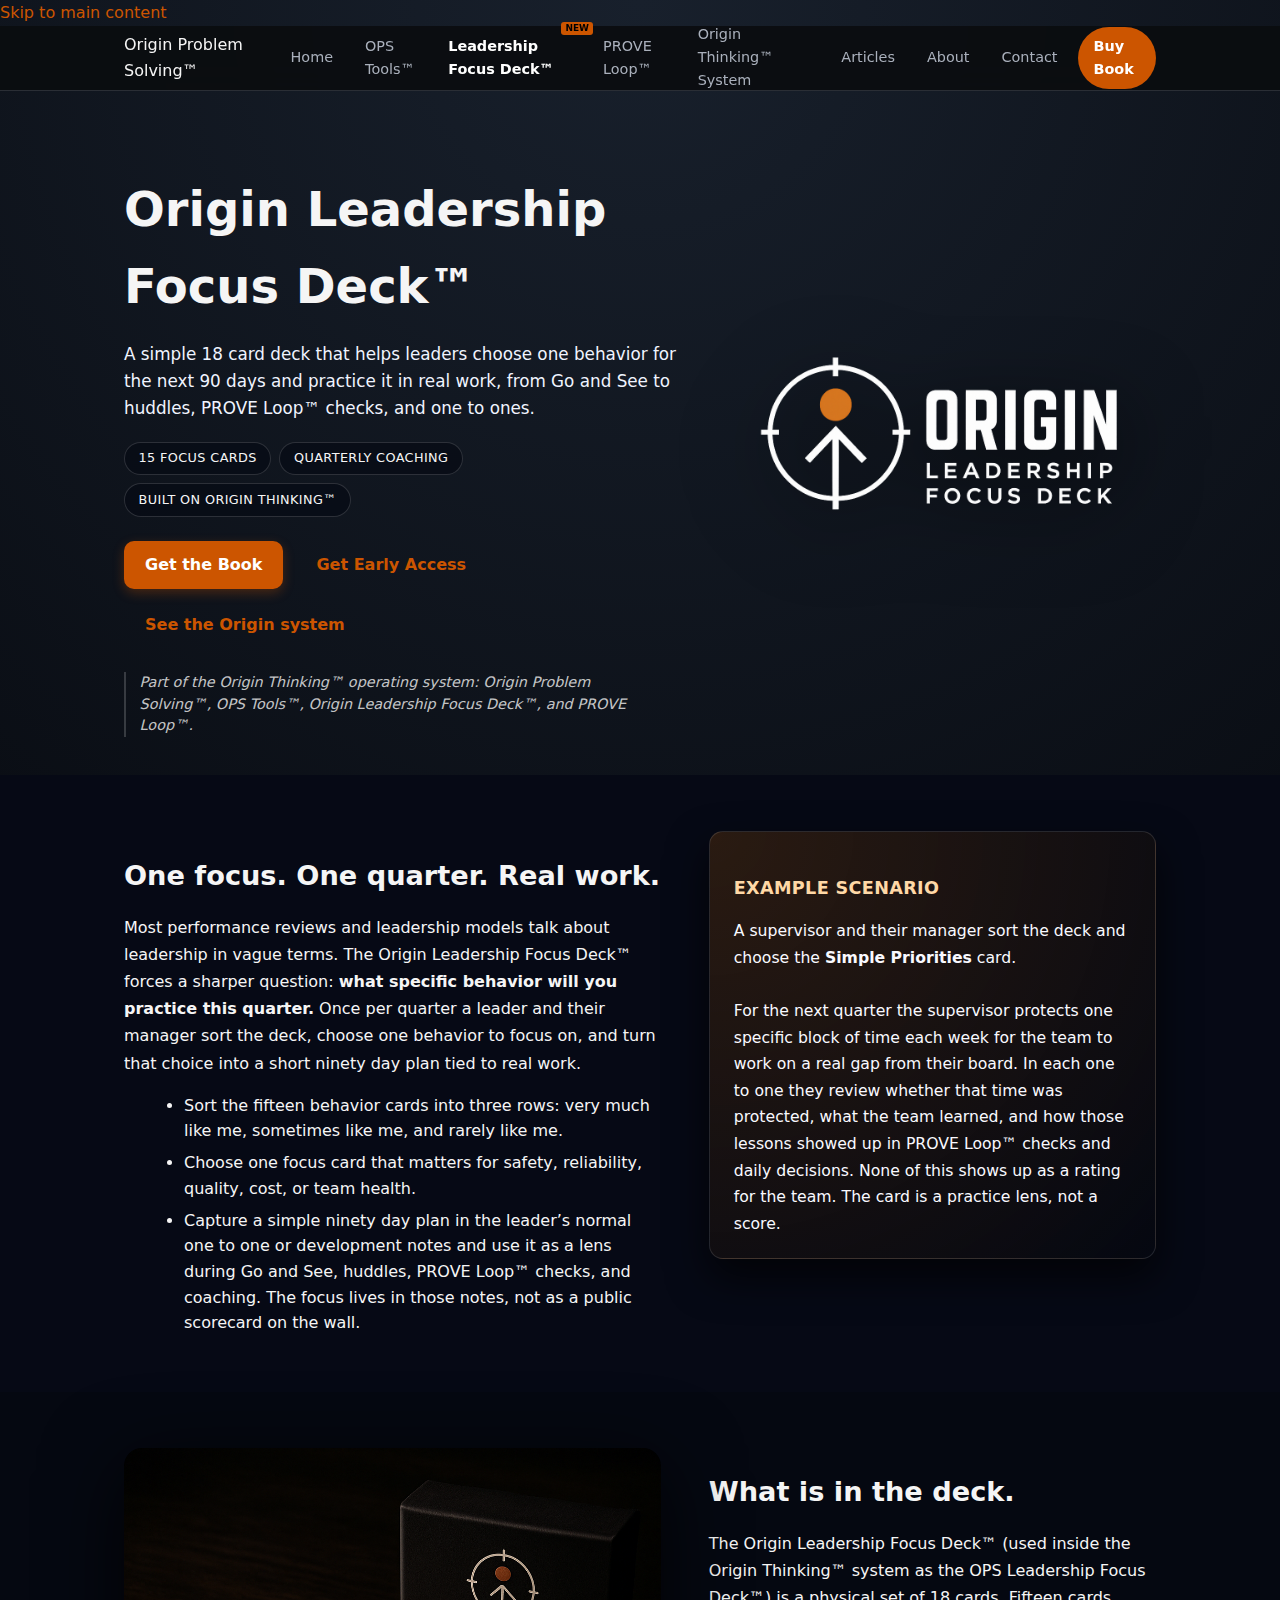
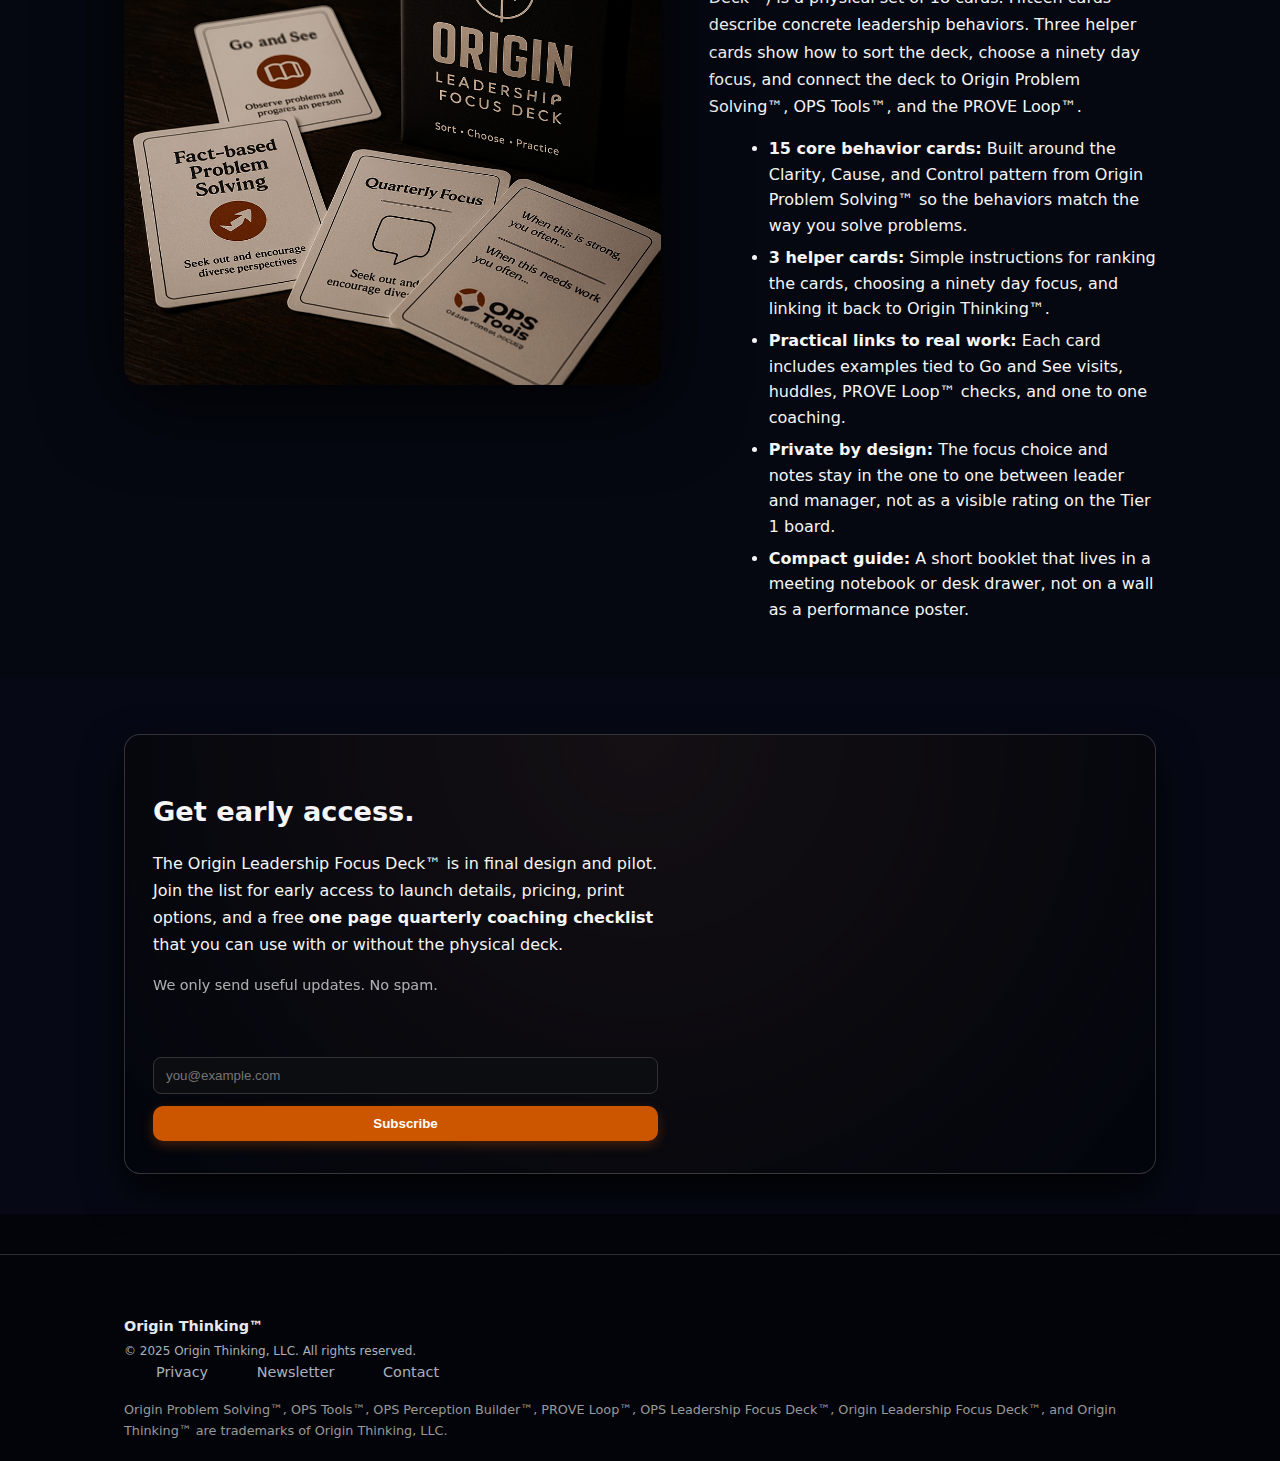
<file: leadership-focus-deck/index.html>
<!DOCTYPE html>
<html lang="en">
<head>
  <meta charset="utf-8">
  <meta name="viewport" content="width=device-width, initial-scale=1">

  <title>Origin Leadership Focus Deck™ | Quarterly Leadership Coaching Tool</title>
  <meta name="description" content="Origin Leadership Focus Deck™ is an 18 card leadership tool that helps you choose one behavior for 90 days and tie it to real work, 1:1s, Go and See, and PROVE Loop™ checks.">
  <meta name="author" content="Dustin Thomas">
  <link rel="canonical" href="https://www.originthinking.com/leadership-focus-deck/">

  <meta property="og:type" content="website">
  <meta property="og:site_name" content="Origin Problem Solving™">
  <meta property="og:title" content="Origin Leadership Focus Deck™ | Quarterly Coaching Tool">
  <meta property="og:description" content="An 18 card leadership deck that turns vague leadership talk into one clear behavior to practice for 90 days in real work, 1:1s, Go and See, and PROVE Loop™ checks.">
  <meta property="og:url" content="https://www.originthinking.com/leadership-focus-deck/">
  <meta property="og:image" content="../assets/img/ops-deck-hero-glow.png">

  <link rel="icon" type="image/png" href="/assets/icons/icon-32.png">
  <link rel="apple-touch-icon" href="/assets/icons/icon-192.png">
  <link rel="manifest" href="/manifest.webmanifest">

  <link rel="stylesheet" href="/styles.css">

  <style>
    body {
      background: radial-gradient(circle at top, #18202c 0, #05070c 45%, #03040a 100%);
      color: #f5f5f5;
    }

    .deck-hero {
      display: grid;
      grid-template-columns: minmax(0, 3fr) minmax(0, 2.3fr);
      gap: 3rem;
      align-items: center;
      padding: 3rem 0 1.5rem;
    }

    .deck-hero-content h1 {
      font-size: clamp(2.3rem, 4vw, 3rem);
      margin-bottom: 0.75rem;
    }

    .deck-hero-content .lead {
      font-size: 1.05rem;
      max-width: 40rem;
      color: #f0f4ff;
      line-height: 1.6;
    }

    .feature-pills {
      display: flex;
      flex-wrap: wrap;
      gap: 0.5rem;
      margin: 1.25rem 0 1.5rem;
    }

    .pill {
      border-radius: 999px;
      border: 1px solid rgba(255,255,255,0.15);
      padding: 0.35rem 0.85rem;
      font-size: 0.8rem;
      letter-spacing: 0.03em;
      text-transform: uppercase;
      color: #f5f5f5;
      background: rgba(5, 10, 20, 0.7);
    }

    .deck-hero-image {
      position: relative;
      display: flex;
      align-items: center;
      justify-content: center;
    }

    .deck-hero-image img {
      max-width: 100%;
      height: auto;
      filter: drop-shadow(0 18px 40px rgba(0, 0, 0, 0.8));
      border-radius: 18px;
    }

    .deck-hero-image::before {
      content: "";
      position: absolute;
      inset: 10% 5% 0;
      background: radial-gradient(circle at top, rgba(255,132,0,0.32), transparent 60%);
      opacity: 0.85;
      z-index: -1;
    }

    .btn-group {
      display: flex;
      flex-wrap: wrap;
      gap: 0.75rem;
    }

    .deck-tagline {
      margin-top: 1.5rem;
      font-size: 0.9rem;
      color: rgba(245,245,245,0.8);
      border-left: 2px solid rgba(255,255,255,0.18);
      padding-left: 0.85rem;
      max-width: 32rem;
      line-height: 1.5;
      font-style: italic;
    }

    /* These are now unused, but harmless if left here */
    .btn-primary {
      background: #CC5500;
      border-color: #CC5500;
      color: #fff;
    }

    .btn-primary:hover,
    .btn-primary:focus-visible {
      background: #e86a10;
      border-color: #e86a10;
    }

    .btn-secondary {
      background: transparent;
      border: 1px solid rgba(255,255,255,0.4);
      color: #f5f5f5;
    }

    .btn-secondary:hover,
    .btn-secondary:focus-visible {
      border-color: #ffffff;
      background: rgba(255,255,255,0.08);
    }

    .content-section {
      padding: 3.5rem 0 2.5rem;
      background: #050811;
    }

    .content-section:nth-of-type(odd) {
      background: #050811;
    }

    .content-section:nth-of-type(even) {
      background: #060915;
    }

    .split-layout {
      display: grid;
      grid-template-columns: minmax(0, 3fr) minmax(0, 2.5fr);
      gap: 3rem;
      align-items: flex-start;
    }

    .split-content h2 {
      font-size: 1.7rem;
      margin-bottom: 1rem;
    }

    .split-content p {
      line-height: 1.7;
      margin-bottom: 1rem;
    }

    .split-content ul {
      margin-left: 1.25rem;
      line-height: 1.6;
    }

    .split-content li {
      margin-bottom: 0.4rem;
    }

    .callout-box {
      border-radius: 14px;
      border: 1px solid rgba(255,255,255,0.12);
      padding: 1.5rem 1.5rem 1.25rem;
      background: radial-gradient(circle at top left, rgba(255,132,0,0.15), rgba(5,8,17,0.95));
      color: #f9f9ff;
      box-shadow: 0 18px 40px rgba(0,0,0,0.7);
    }

    .callout-box h3 {
      margin-bottom: 0.75rem;
      font-size: 1.1rem;
      letter-spacing: 0.02em;
      text-transform: uppercase;
      color: #ffd8a6;
    }

    .callout-box p {
      margin-bottom: 0;
      line-height: 1.7;
      font-size: 0.98rem;
    }

    .newsletter-section {
      border-radius: 16px;
      border: 1px solid rgba(255,255,255,0.18);
      padding: 2rem 1.75rem;
      background: radial-gradient(circle at top, rgba(255,132,0,0.06), rgba(2,5,12,0.98));
      box-shadow: 0 18px 40px rgba(0,0,0,0.85);
    }

    .newsletter-section h2 {
      margin-bottom: 0.75rem;
    }

    .newsletter-section p {
      margin-bottom: 0.75rem;
    }

    .holiday-banner {
      background: rgba(204,85,0,0.12);
      border-bottom: 1px solid rgba(204,85,0,0.35);
      text-align: center;
      padding: 0.4rem 0.75rem;
      font-size: 0.9rem;
      color: #ffe9c7;
    }

    .holiday-banner strong {
      color: #ffbf80;
    }

    @media (max-width: 900px) {
      .deck-hero {
        grid-template-columns: minmax(0, 1fr);
        padding-top: 2rem;
      }

      .deck-hero-image {
        order: -1;
      }

      .split-layout {
        grid-template-columns: minmax(0, 1fr);
      }

      .newsletter-section {
        padding: 1.5rem 1.25rem;
      }
    }

    @media (max-width: 600px) {
      .deck-hero-content h1 {
        font-size: 2rem;
      }

      .deck-hero-content .lead {
        font-size: 0.98rem;
      }

      .feature-pills {
        gap: 0.4rem;
      }

      .split-content h2 {
        font-size: 1.45rem;
      }

      .newsletter-section {
        padding: 1.4rem 1rem;
      }

      .btn-group {
        flex-direction: column;
        align-items: stretch;
      }

      .btn-group .btn {
        width: 100%;
        text-align: center;
      }

      .callout-box {
        text-align: left;
      }
    }
  </style>

  <script>
    (function(w,d,e,u,f,l,n){w[f]=w[f]||function(){(w[f].q=w[f].q||[]).push(arguments);};l=d.createElement(e);l.async=1;l.src=u;n=d.getElementsByTagName(e)[0],n.parentNode.insertBefore(l,n);})
    (window,document,'script','https://assets.mailerlite.com/js/universal.js','ml');
    ml('account', '1718636');
  </script>

</head>
<body>
  <a class="skip-link" href="#main">Skip to main content</a>

  <header class="site-header">
    <div class="wrap head-inner">
      <div class="brand">
        <a href="/" style="text-decoration:none; color:inherit;">Origin Problem Solving™</a>
      </div>

      <button class="menu-toggle" type="button" aria-expanded="false" aria-label="Toggle navigation">
        <span></span>
        <span></span>
        <span></span>
      </button>

      <nav class="main-nav">
        <div class="mobile-nav-intro" aria-hidden="true">
          Menu · Scroll to see all
        </div>
        <a href="/#home-top" class="nav-link">Home</a>
        <a href="/starter-kit/" class="nav-link toolkit-link">OPS Tools™</a>
        <a href="/leadership-focus-deck/" class="nav-link ops-deck-link active">Leadership Focus Deck™</a>
        <a href="/prove-loop/" class="nav-link">PROVE Loop™</a>
        <a href="/system/" class="nav-link">Origin Thinking™ System</a>
        <a href="/articles/" class="nav-link">Articles</a>
        <a href="/about/" class="nav-link">About</a>
        <a href="mailto:hello@originthinking.com" class="nav-link">Contact</a>
        <a href="/buy" class="nav-link primary" target="_blank" rel="noopener">Buy Book</a>
      </nav>
    </div>
    <div class="holiday-banner">
      <span>🎄 <strong>Holiday note:</strong> The Origin Leadership Focus Deck™ is in final design and pilot. Join the list below for early access and a free quarterly coaching checklist. 🎄</span>
    </div>
  </header>

  <main id="main">
    
    <section class="wrap">
      <div class="deck-hero">
        <div class="deck-hero-content">
          <h1>Origin Leadership Focus Deck™</h1>
          <p class="lead">
            A simple 18 card deck that helps leaders choose one behavior for the next 90 days and practice it in real work,
            from Go and See to huddles, PROVE Loop™ checks, and one to ones.
          </p>
          
          <div class="feature-pills">
            <span class="pill">15 Focus Cards</span>
            <span class="pill">Quarterly Coaching</span>
            <span class="pill">Built on Origin Thinking™</span>
          </div>

          <div class="btn-group">
            <a href="/buy" class="btn primary" target="_blank" rel="noopener">Get the Book</a>
            <a href="#signup" class="btn">Get Early Access</a>
            <a href="/system/" class="btn">See the Origin system</a>
          </div>

          <p class="deck-tagline">
            Part of the Origin Thinking™ operating system: Origin Problem Solving™, OPS Tools™, Origin Leadership Focus Deck™, and PROVE Loop™.
          </p>
        </div>

        <div class="deck-hero-image">
          <img src="../assets/img/ops-deck-hero-glow.png" alt="Origin Leadership Focus Deck™ cards in a stack with glow" loading="lazy">
        </div>
      </div>
    </section>

    <section class="content-section">
      <div class="wrap split-layout">
        <div class="split-content">
          <h2>One focus. One quarter. Real work.</h2>
          <p>
            Most performance reviews and leadership models talk about leadership in vague terms. The Origin Leadership Focus Deck™ forces a sharper question:
            <strong>what specific behavior will you practice this quarter.</strong>
            Once per quarter a leader and their manager sort the deck, choose one behavior to focus on, and turn that choice into a short ninety day plan tied to real work.
          </p>
          <ul>
            <li>Sort the fifteen behavior cards into three rows: very much like me, sometimes like me, and rarely like me.</li>
            <li>Choose one focus card that matters for safety, reliability, quality, cost, or team health.</li>
            <li>Capture a simple ninety day plan in the leader’s normal one to one or development notes and use it as a lens during Go and See, huddles, PROVE Loop™ checks, and coaching. The focus lives in those notes, not as a public scorecard on the wall.</li>
          </ul>
        </div>
        
        <div class="callout-box">
          <h3>Example scenario</h3>
          <p>
            A supervisor and their manager sort the deck and choose the <strong>Simple Priorities</strong> card.<br><br>
            For the next quarter the supervisor protects one specific block of time each week for the team to work on a real gap from their board. In each one to one they review whether that time was protected, what the team learned, and how those lessons showed up in PROVE Loop™ checks and daily decisions. None of this shows up as a rating for the team. The card is a practice lens, not a score.
          </p>
        </div>
      </div>
    </section>

    <section class="content-section">
      <div class="wrap split-layout">
        <div class="deck-hero-image">
          <img src="../assets/img/origin-leadership-focus-deck-preview.png" alt="Preview of the Origin Leadership Focus Deck™ cards and guide" loading="lazy">
        </div>

        <div class="split-content">
          <h2>What is in the deck.</h2>
          <p>
            The Origin Leadership Focus Deck™ (used inside the Origin Thinking™ system as the OPS Leadership Focus Deck™) is a physical set of 18 cards.
            Fifteen cards describe concrete leadership behaviors. Three helper cards show how to sort the deck, choose a ninety day focus, and connect the deck
            to Origin Problem Solving™, OPS Tools™, and the PROVE Loop™.
          </p>
          <ul>
            <li><strong>15 core behavior cards:</strong> Built around the Clarity, Cause, and Control pattern from Origin Problem Solving™ so the behaviors match the way you solve problems.</li>
            <li><strong>3 helper cards:</strong> Simple instructions for ranking the cards, choosing a ninety day focus, and linking it back to Origin Thinking™.</li>
            <li><strong>Practical links to real work:</strong> Each card includes examples tied to Go and See visits, huddles, PROVE Loop™ checks, and one to one coaching.</li>
            <li><strong>Private by design:</strong> The focus choice and notes stay in the one to one between leader and manager, not as a visible rating on the Tier 1 board.</li>
            <li><strong>Compact guide:</strong> A short booklet that lives in a meeting notebook or desk drawer, not on a wall as a performance poster.</li>
          </ul>
        </div>
      </div>
    </section>

    <section id="signup" class="content-section">
      <div class="wrap">
        <div class="newsletter-section">
          <div class="split-layout">
            <div class="split-content">
              <h2>Get early access.</h2>
              <p>
                The Origin Leadership Focus Deck™ is in final design and pilot. Join the list for early access to launch details, pricing, print options, and a free
                <strong>one page quarterly coaching checklist</strong> that you can use with or without the physical deck.
              </p>
              <p style="font-size: 0.9rem; opacity: 0.7;">We only send useful updates. No spam.</p>
            </div>

            <div class="ml-embedded" data-form="zF8xY1"></div> 
            <div class="ml-form-embedContainer ml-subscribe-form ml-subscribe-form-29298557">
              <div class="ml-form-align-center">
                <div class="ml-form-embedWrapper embedForm">
                  <form class="ml-block-form" action="https://assets.mailerlite.com/jsonp/1718636/forms/120606069252023655/subscribe" data-code="" method="post" target="_blank" style="display:flex; flex-direction:column; gap:12px;">
                    <div class="ml-form-formContent">
                      <input aria-label="email" aria-required="true" type="email" name="fields[email]" placeholder="you@example.com" style="width:100%; padding:10px 12px; border-radius:8px; border:1px solid #333; background:#0b0d10; color:white;">
                    </div>
                    <button type="submit" class="btn primary" style="width:100%; border:none; cursor:pointer;">Subscribe</button>
                    <input type="hidden" name="ml-submit" value="1">
                    <input type="hidden" name="anticsrf" value="true">
                  </form>
                </div>
              </div>
            </div>
            </div>
        </div>
      </div>
    </section>

  
  </main>

  <footer class="site-footer">
    <div class="wrap">
      <div class="footer-inner">
        <div class="footer-brand">
          <strong>Origin Thinking™</strong>
          <small>© 2025 Origin Thinking, LLC. All rights reserved.</small>
        </div>
        <div class="footer-links">
          <a href="/privacy/" class="nav-link">Privacy</a>
          <a href="/starter-kit/#newsletter" class="nav-link">Newsletter</a>
          <a href="mailto:hello@originthinking.com" class="nav-link">Contact</a>
        </div>
      </div>
      <div class="holiday-footer-msg">⭐ Wishing you a season of clarity and continuous improvement. ⭐</div>
      <small class="tm-note" style="display:block; margin-top:16px; font-size:0.8rem; color: #999;">
        Origin Problem Solving™, OPS Tools™, OPS Perception Builder™, PROVE Loop™, OPS Leadership Focus Deck™, Origin Leadership Focus Deck™, and Origin Thinking™ are trademarks of Origin Thinking, LLC.
      </small>
    </div>
  </footer>

  <script src="/app.js" defer></script>
</body>
</html>
</file>
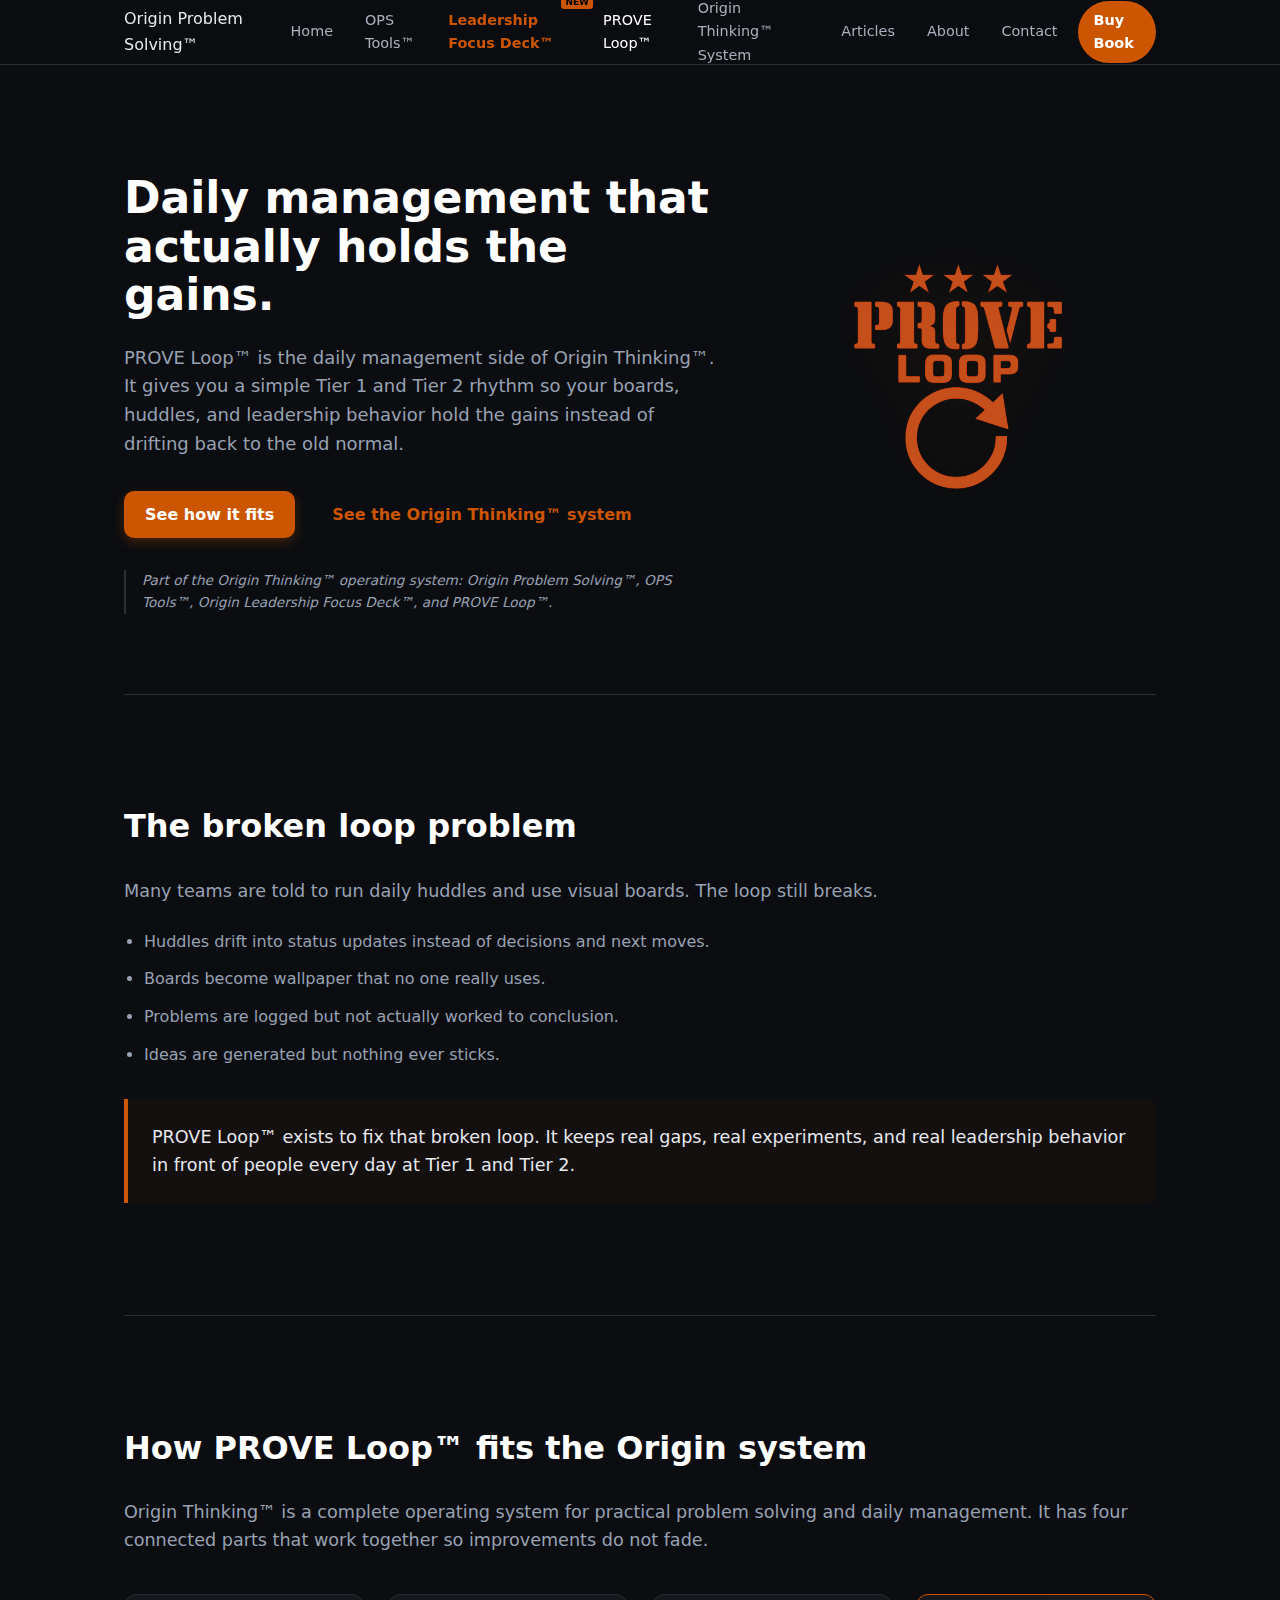
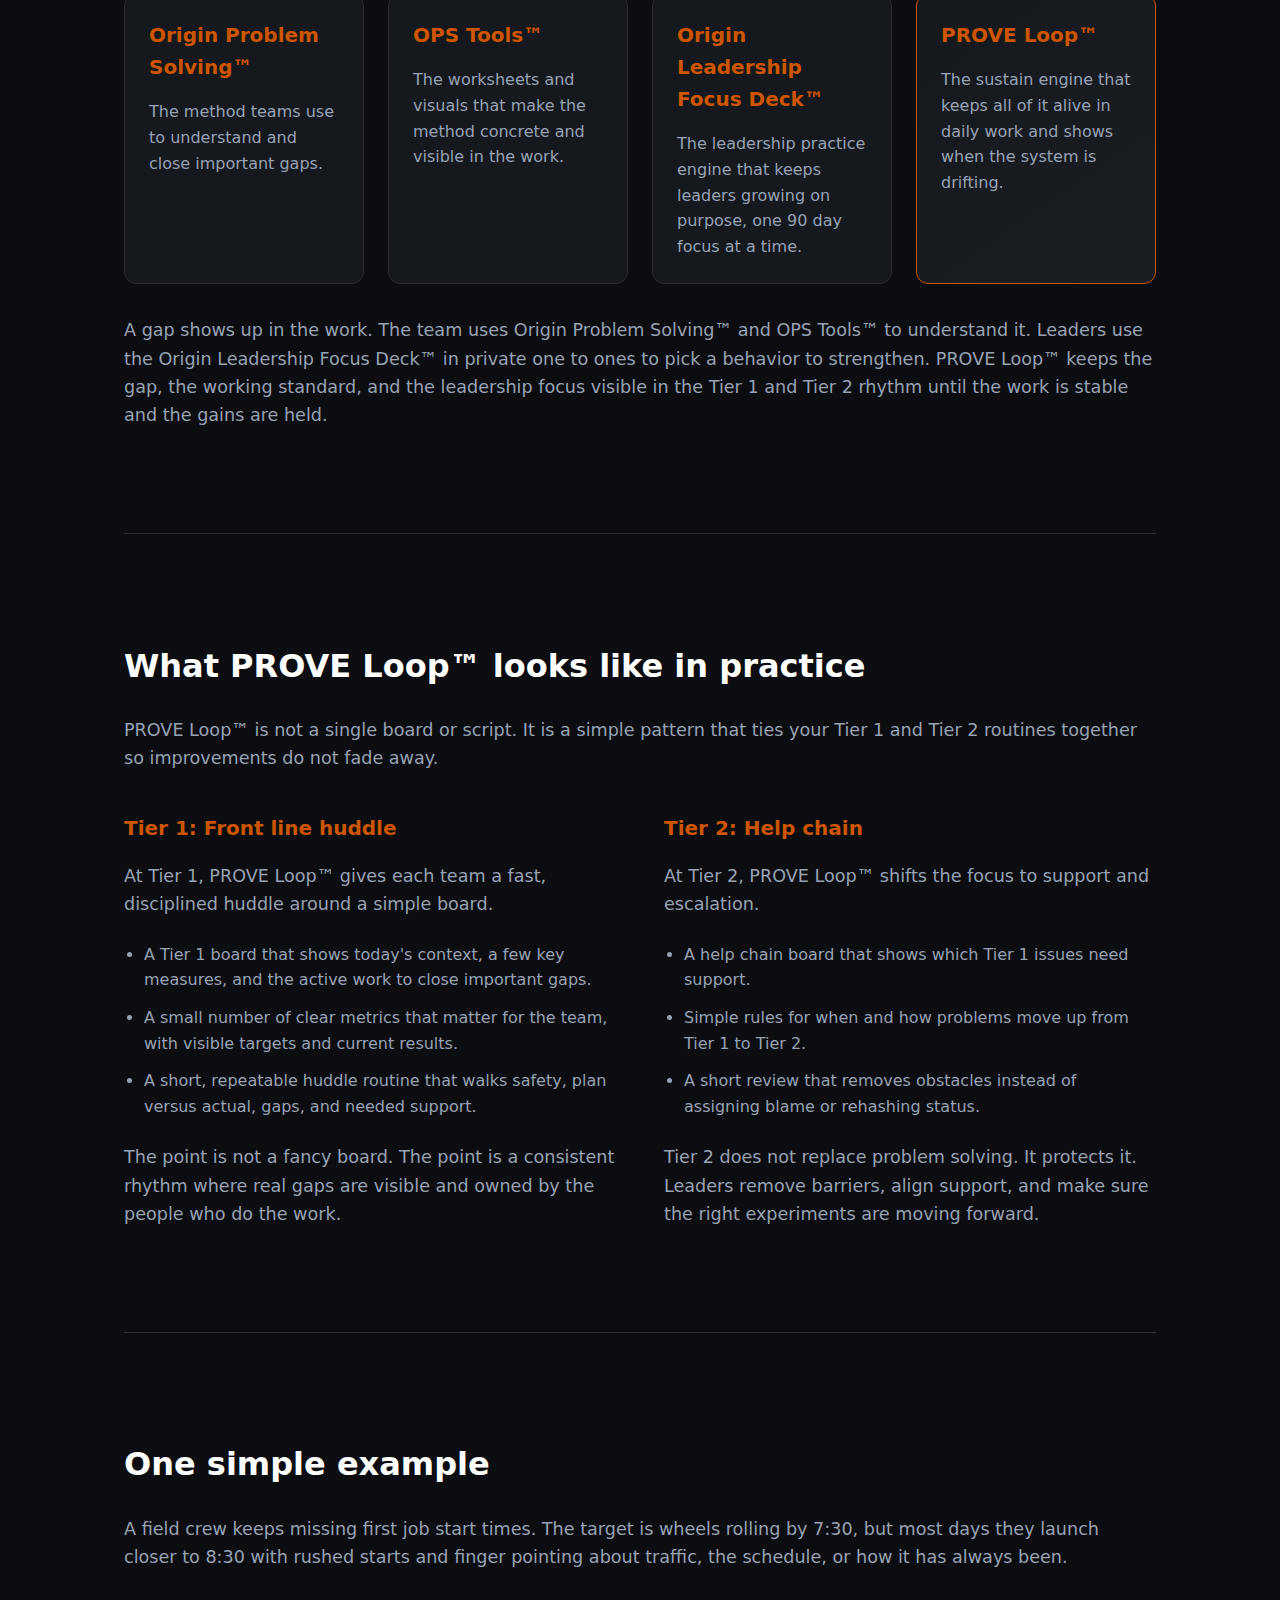
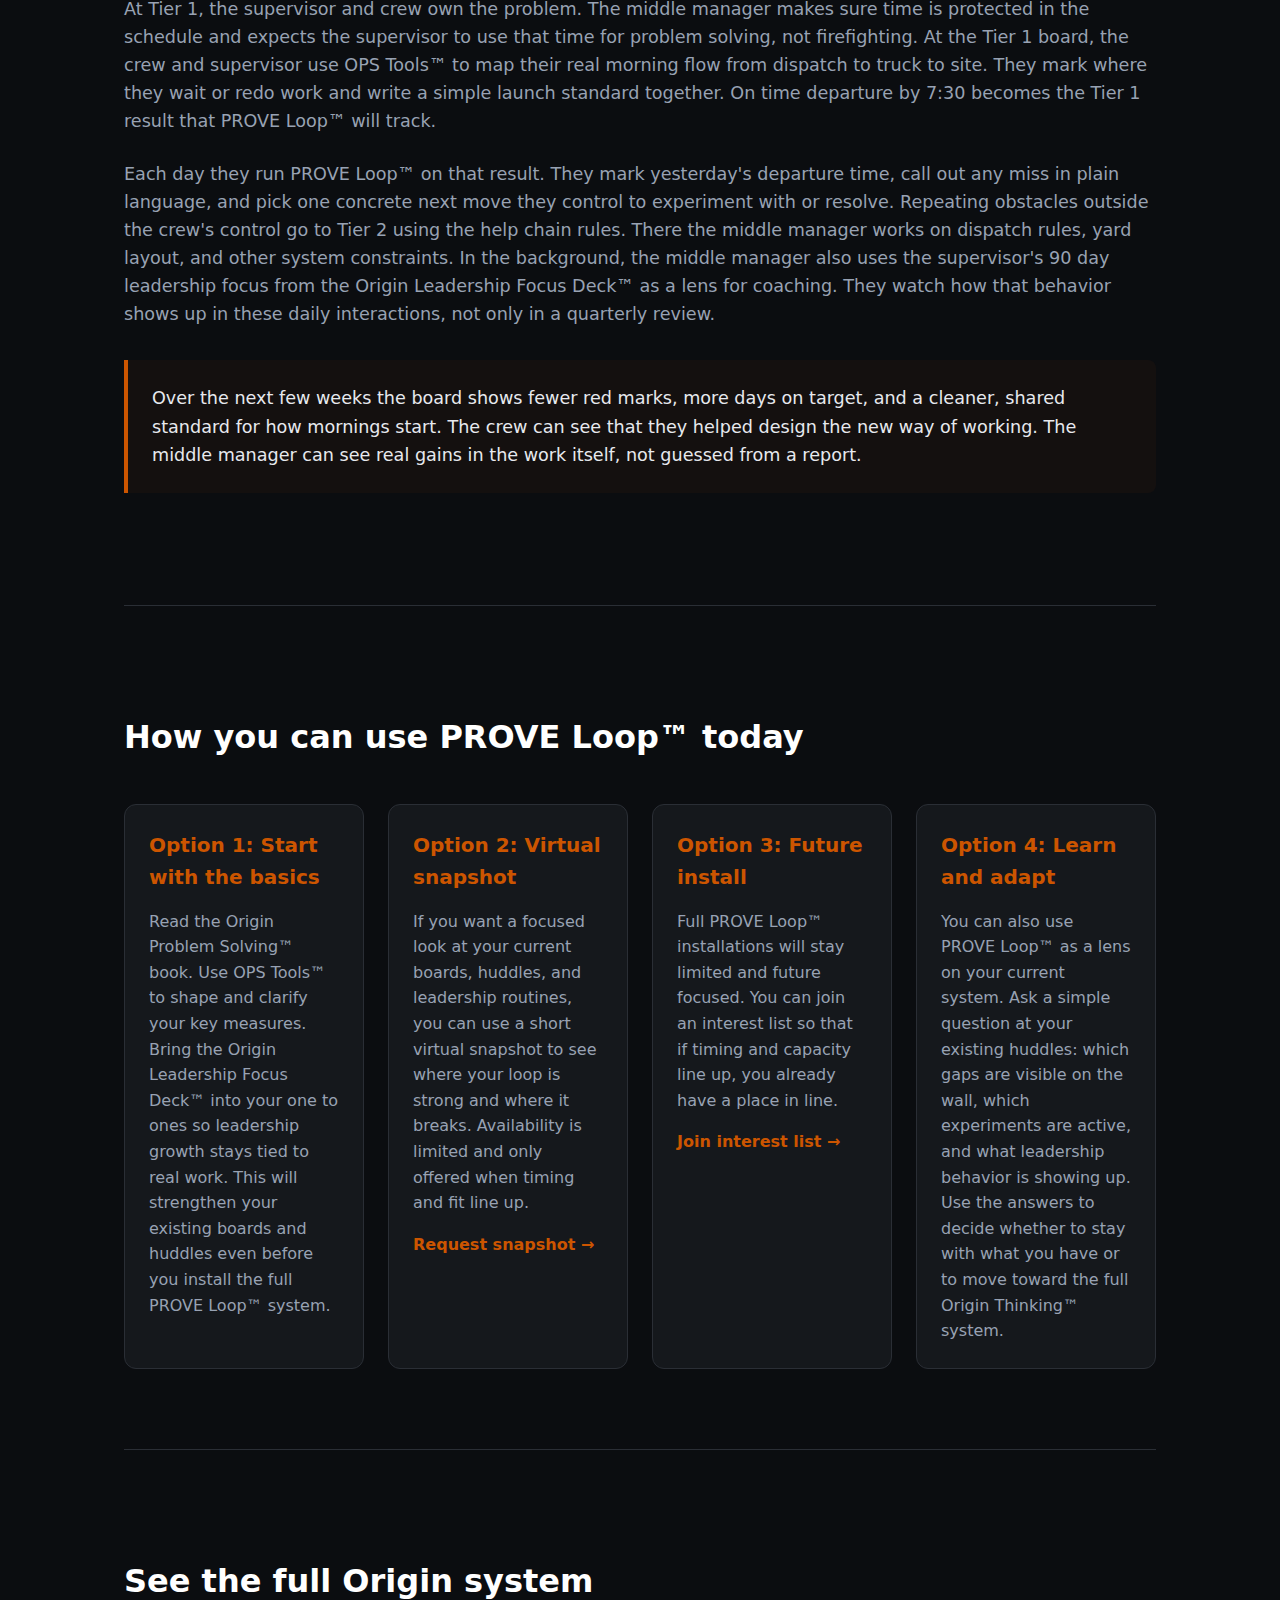
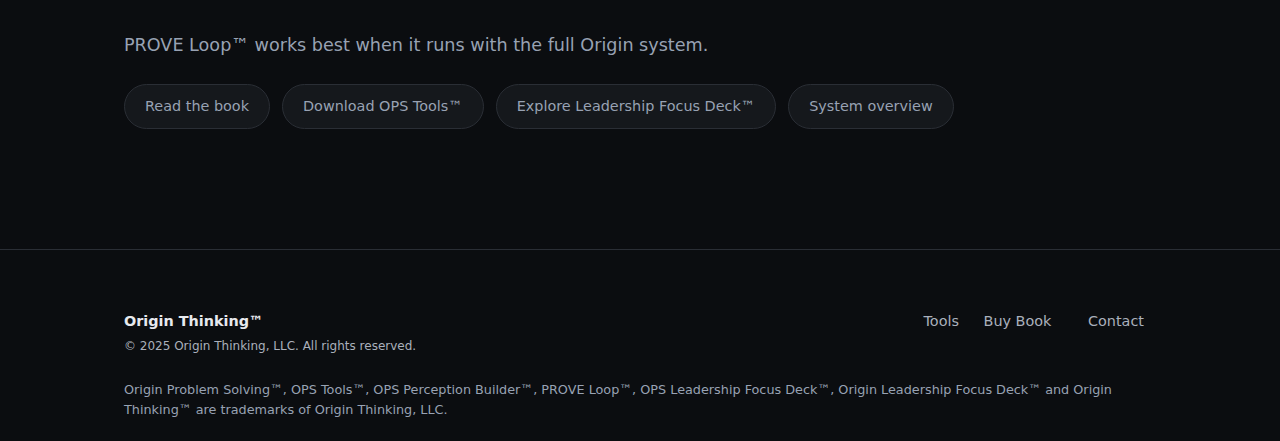
<file: prove-loop/index.html>
<!DOCTYPE html>
<html lang="en">
<head>
  <meta charset="utf-8">
  <meta name="viewport" content="width=device-width, initial-scale=1">

  <title>PROVE Loop™ | Daily Management that Holds the Gains</title>
  <meta name="description" content="PROVE Loop™ is the daily management side of Origin Thinking™. It connects Tier 1 and Tier 2 boards, huddles, and leadership behavior so improvements do not fade back to the old normal.">
  <meta name="author" content="Dustin Thomas">
  <link rel="canonical" href="https://www.originthinking.com/prove-loop/">

  <meta property="og:type" content="website">
  <meta property="og:site_name" content="Origin Problem Solving™">
  <meta property="og:title" content="PROVE Loop™ | Daily Management that Holds the Gains">
  <meta property="og:description" content="PROVE Loop™ is the daily management side of Origin Thinking™. It is a simple Tier 1 and Tier 2 rhythm that keeps boards, huddles, and leadership behavior focused on holding the gains.">
  <meta property="og:url" content="https://www.originthinking.com/prove-loop/">
  <meta property="og:image" content="https://www.originthinking.com/assets/img/prove-loop.png">

  <meta name="twitter:card" content="summary_large_image">
  <meta name="twitter:title" content="PROVE Loop™ | Daily Management that Holds the Gains">
  <meta name="twitter:description" content="PROVE Loop™ is the daily management side of Origin Thinking™. It keeps your Tier 1 and Tier 2 rhythm focused on real gaps, real experiments, and leadership behavior.">
  <meta name="twitter:image" content="https://www.originthinking.com/assets/img/prove-loop.png">

  <link href="/styles.css" rel="stylesheet">

  <meta name="theme-color" content="#CC5500">
  <link rel="icon" href="/cover.png" type="image/png">

  <style>
    /* Page Specific Styles - Origin Dark Theme */
    :root {
      --accent: #CC5500;
      --surface: #0f1216;
      --card-bg: #15181c;
      --border: #2a2e35;
      --text-muted: #98a2b3;
    }

    /* Hero Section */
    .pl-hero {
      display: grid;
      grid-template-columns: 1.2fr 0.8fr;
      gap: 40px;
      align-items: center;
      padding: 80px 0;
      border-bottom: 1px solid var(--border);
    }
    .pl-hero h1 { font-size: 2.75rem; line-height: 1.1; margin-bottom: 24px; color: #fff; }
    .pl-hero p { font-size: 1.125rem; color: var(--text-muted); line-height: 1.6; margin-bottom: 32px; }

    .pl-hero-art {
      display: flex;
      justify-content: center;
    }

    /* Fixed Image Sizing */
    .pl-hero-art img {
      width: 100%;
      height: auto;
      display: block;
      filter: drop-shadow(0 0 40px rgba(204,85,0,0.1));
      max-width: 280px; /* Reduced Desktop Size */
      margin: 0 auto;
    }

    .pl-tagline {
      font-size: 0.85rem;
      color: var(--text-muted);
      border-left: 2px solid var(--border);
      padding-left: 16px;
      margin-top: 32px;
      font-style: italic;
    }

    /* Standard Section */
    .pl-section { padding: 80px 0; border-bottom: 1px solid var(--border); }
    .pl-section:last-of-type { border-bottom: none; }
    .pl-section h2 { font-size: 2rem; margin-bottom: 24px; color: #fff; }
    .pl-section h3 { color: var(--accent); margin-top: 0; font-size: 1.25rem; margin-bottom: 16px; }
    .pl-section p { color: var(--text-muted); font-size: 1.1rem; line-height: 1.6; margin-bottom: 24px; }

    /* Lists */
    .pl-list { padding-left: 20px; color: var(--text-muted); line-height: 1.6; margin-bottom: 24px; }
    .pl-list li { margin-bottom: 12px; }
    .pl-list strong { color: #fff; }

    /* Callout Box */
    .pl-callout {
      background: rgba(204,85,0,0.05);
      border-left: 4px solid var(--accent);
      padding: 24px;
      border-radius: 0 8px 8px 0;
      margin: 32px 0;
      color: #e7e9ee;
      font-size: 1.1rem;
      font-weight: 500;
      line-height: 1.6;
    }

    /* Grids */
    .grid-4 { display: grid; grid-template-columns: repeat(auto-fit, minmax(240px, 1fr)); gap: 24px; margin-top: 40px; }
    .grid-2 { display: grid; grid-template-columns: 1fr 1fr; gap: 48px; margin-top: 40px; }

    .card {
      background: var(--card-bg);
      border: 1px solid var(--border);
      border-radius: 12px;
      padding: 24px;
      transition: transform 0.2s, border-color 0.2s;
    }
    .card:hover { transform: translateY(-4px); border-color: var(--accent); }
    .card.highlight { border-color: var(--accent); background: linear-gradient(145deg, #15181c, #1a1d22); }
    .card p { font-size: 1rem; margin: 0; }

    .cta-link {
      display: inline-block;
      margin-top: 16px;
      font-weight: 600;
      color: var(--accent);
      text-decoration: none;
    }
    .cta-link:hover { text-decoration: underline; }

    /* Cross Links Pills */
    .pills { display: flex; gap: 12px; flex-wrap: wrap; margin-top: 20px; }
    .pill {
      border: 1px solid var(--border);
      padding: 10px 20px;
      border-radius: 99px;
      color: var(--text-muted);
      font-size: 0.9rem;
      background: var(--card-bg);
      text-decoration: none;
      transition: all 0.2s;
    }
    .pill:hover { border-color: var(--accent); color: var(--accent); }

    /* Responsive */
    @media (max-width: 900px) {
      .pl-hero { grid-template-columns: 1fr; text-align: left; gap: 40px; }
      .pl-hero-art { order: -1; margin-bottom: 16px; }
      
      /* Tighter image on Tablet */
      .pl-hero-art img {
        max-width: 220px; 
      }
      
      .grid-2 { grid-template-columns: 1fr; gap: 40px; }
      .pl-hero h1 { font-size: 2.25rem; }
    }

    /* Mobile Image Constraint */
    @media (max-width: 600px) {
      .pl-hero-art img {
        max-width: 160px; /* Much smaller to prevent screen domination */
        height: auto;
        margin-left: auto;
        margin-right: auto;
      }
    }
  </style>
</head>
<body>
  <div class="holiday-banner" role="status" aria-live="polite"></div>
  <div id="home-top" aria-hidden="true"></div>

  <header class="site-header">
    <div class="wrap head-inner">
      <div class="brand">
        <a href="/" style="text-decoration:none; color:inherit;">Origin Problem Solving™</a>
      </div>

      <button class="menu-toggle" type="button" aria-expanded="false" aria-label="Toggle navigation">
        <span></span>
        <span></span>
        <span></span>
      </button>

      <nav class="main-nav">
        <div class="mobile-nav-intro" aria-hidden="true">
          Menu · Scroll to see all
        </div>
        <a href="/#home-top" class="nav-link">Home</a>
        <a href="/starter-kit/" class="nav-link toolkit-link">OPS Tools™</a>
        <a href="/leadership-focus-deck/" class="nav-link ops-deck-link">Leadership Focus Deck™</a>
        <a href="/prove-loop/" class="nav-link active">PROVE Loop™</a>
        <a href="/system/" class="nav-link">Origin Thinking™ System</a>
        <a href="/articles/" class="nav-link">Articles</a>
        <a href="/about/" class="nav-link">About</a>
        <a href="mailto:hello@originthinking.com" class="nav-link">Contact</a>
        <a href="/buy" class="nav-link primary" target="_blank" rel="noopener">Buy Book</a>
      </nav>

    </div>
  </header>

  <main class="wrap">

    <section class="pl-hero">
      <div class="pl-hero-content">
        <h1>Daily management that actually holds the gains.</h1>
        <p>
          PROVE Loop™ is the daily management side of Origin Thinking™. It gives you a simple Tier 1 and Tier 2 rhythm so your boards, huddles, and leadership behavior hold the gains instead of drifting back to the old normal.
        </p>
        <div style="display:flex; gap:16px; flex-wrap:wrap;">
          <a href="#four-part-system" class="btn primary">See how it fits</a>
          <a href="/system/" class="btn">See the Origin Thinking™ system</a>
        </div>
        <div class="pl-tagline">
          Part of the Origin Thinking™ operating system: Origin Problem Solving™, OPS Tools™, Origin Leadership Focus Deck™, and PROVE Loop™.
        </div>
      </div>
      <div class="pl-hero-art">
        <img src="/assets/img/prove-loop.png" alt="PROVE Loop™ logo" loading="lazy">
      </div>
    </section>

    <section class="pl-section" id="broken-loop">
      <h2>The broken loop problem</h2>
      <p>Many teams are told to run daily huddles and use visual boards. The loop still breaks.</p>
      <ul class="pl-list">
        <li>Huddles drift into status updates instead of decisions and next moves.</li>
        <li>Boards become wallpaper that no one really uses.</li>
        <li>Problems are logged but not actually worked to conclusion.</li>
        <li>Ideas are generated but nothing ever sticks.</li>
      </ul>
      <div class="pl-callout">
        PROVE Loop™ exists to fix that broken loop. It keeps real gaps, real experiments, and real leadership behavior in front of people every day at Tier 1 and Tier 2.
      </div>
    </section>

    <section class="pl-section" id="four-part-system">
      <h2>How PROVE Loop™ fits the Origin system</h2>
      <p>Origin Thinking™ is a complete operating system for practical problem solving and daily management. It has four connected parts that work together so improvements do not fade.</p>

      <div class="grid-4">
        <article class="card">
          <h3>Origin Problem Solving™</h3>
          <p>The method teams use to understand and close important gaps.</p>
        </article>
        <article class="card">
          <h3>OPS Tools™</h3>
          <p>The worksheets and visuals that make the method concrete and visible in the work.</p>
        </article>
        <article class="card">
          <h3>Origin Leadership Focus Deck™</h3>
          <p>The leadership practice engine that keeps leaders growing on purpose, one 90 day focus at a time.</p>
        </article>
        <article class="card highlight">
          <h3>PROVE Loop™</h3>
          <p>The sustain engine that keeps all of it alive in daily work and shows when the system is drifting.</p>
        </article>
      </div>
      <p style="margin-top:32px">
        A gap shows up in the work. The team uses Origin Problem Solving™ and OPS Tools™ to understand it. Leaders use the Origin Leadership Focus Deck™ in private one to ones to pick a behavior to strengthen. PROVE Loop™ keeps the gap, the working standard, and the leadership focus visible in the Tier 1 and Tier 2 rhythm until the work is stable and the gains are held.
      </p>
    </section>

    <section class="pl-section" id="what-it-is">
      <h2>What PROVE Loop™ looks like in practice</h2>
      <p>PROVE Loop™ is not a single board or script. It is a simple pattern that ties your Tier 1 and Tier 2 routines together so improvements do not fade away.</p>

      <div class="grid-2">
        <div>
          <h3>Tier 1: Front line huddle</h3>
          <p>At Tier 1, PROVE Loop™ gives each team a fast, disciplined huddle around a simple board.</p>
          <ul class="pl-list">
            <li>A Tier 1 board that shows today's context, a few key measures, and the active work to close important gaps.</li>
            <li>A small number of clear metrics that matter for the team, with visible targets and current results.</li>
            <li>A short, repeatable huddle routine that walks safety, plan versus actual, gaps, and needed support.</li>
          </ul>
          <p>The point is not a fancy board. The point is a consistent rhythm where real gaps are visible and owned by the people who do the work.</p>
        </div>

        <div>
          <h3>Tier 2: Help chain</h3>
          <p>At Tier 2, PROVE Loop™ shifts the focus to support and escalation.</p>
          <ul class="pl-list">
            <li>A help chain board that shows which Tier 1 issues need support.</li>
            <li>Simple rules for when and how problems move up from Tier 1 to Tier 2.</li>
            <li>A short review that removes obstacles instead of assigning blame or rehashing status.</li>
          </ul>
          <p>Tier 2 does not replace problem solving. It protects it. Leaders remove barriers, align support, and make sure the right experiments are moving forward.</p>
        </div>
      </div>
    </section>

    <section class="pl-section" id="example">
      <h2>One simple example</h2>
      <p>A field crew keeps missing first job start times. The target is wheels rolling by 7:30, but most days they launch closer to 8:30 with rushed starts and finger pointing about traffic, the schedule, or how it has always been.</p>
      <p>At Tier 1, the supervisor and crew own the problem. The middle manager makes sure time is protected in the schedule and expects the supervisor to use that time for problem solving, not firefighting. At the Tier 1 board, the crew and supervisor use OPS Tools™ to map their real morning flow from dispatch to truck to site. They mark where they wait or redo work and write a simple launch standard together. On time departure by 7:30 becomes the Tier 1 result that PROVE Loop™ will track.</p>
      <p>Each day they run PROVE Loop™ on that result. They mark yesterday's departure time, call out any miss in plain language, and pick one concrete next move they control to experiment with or resolve. Repeating obstacles outside the crew's control go to Tier 2 using the help chain rules. There the middle manager works on dispatch rules, yard layout, and other system constraints. In the background, the middle manager also uses the supervisor's 90 day leadership focus from the Origin Leadership Focus Deck™ as a lens for coaching. They watch how that behavior shows up in these daily interactions, not only in a quarterly review.</p>
      <div class="pl-callout">
        Over the next few weeks the board shows fewer red marks, more days on target, and a cleaner, shared standard for how mornings start. The crew can see that they helped design the new way of working. The middle manager can see real gains in the work itself, not guessed from a report.
      </div>
    </section>

    <section class="pl-section" id="how-to-use">
      <h2>How you can use PROVE Loop™ today</h2>

      <div class="grid-4">
        <article class="card">
          <h3>Option 1: Start with the basics</h3>
          <p>Read the Origin Problem Solving™ book. Use OPS Tools™ to shape and clarify your key measures. Bring the Origin Leadership Focus Deck™ into your one to ones so leadership growth stays tied to real work. This will strengthen your existing boards and huddles even before you install the full PROVE Loop™ system.</p>
        </article>

        <article class="card">
          <h3>Option 2: Virtual snapshot</h3>
          <p>If you want a focused look at your current boards, huddles, and leadership routines, you can use a short virtual snapshot to see where your loop is strong and where it breaks. Availability is limited and only offered when timing and fit line up.</p>
          <a href="/system/" class="cta-link">Request snapshot &rarr;</a>
        </article>

        <article class="card">
          <h3>Option 3: Future install</h3>
          <p>Full PROVE Loop™ installations will stay limited and future focused. You can join an interest list so that if timing and capacity line up, you already have a place in line.</p>
          <a href="/#newsletter" class="cta-link">Join interest list &rarr;</a>
        </article>

        <article class="card">
          <h3>Option 4: Learn and adapt</h3>
          <p>You can also use PROVE Loop™ as a lens on your current system. Ask a simple question at your existing huddles: which gaps are visible on the wall, which experiments are active, and what leadership behavior is showing up. Use the answers to decide whether to stay with what you have or to move toward the full Origin Thinking™ system.</p>
        </article>
      </div>
    </section>

    <section class="pl-section" style="border:none">
      <h2>See the full Origin system</h2>
      <p>PROVE Loop™ works best when it runs with the full Origin system.</p>
      <div class="pills">
        <a href="/buy" class="pill" target="_blank" rel="noopener">Read the book</a>
        <a href="/starter-kit/" class="pill">Download OPS Tools™</a>
        <a href="/leadership-focus-deck/" class="pill">Explore Leadership Focus Deck™</a>
        <a href="/system/" class="pill">System overview</a>
      </div>
    </section>

  </main>

  <footer class="site-footer">
    <div class="wrap">
      <div class="footer-content">
        <div class="footer-brand">
          <strong>Origin Thinking™</strong>
          <small>© 2025 Origin Thinking, LLC. All rights reserved.</small>
        </div>
        <div class="footer-links">
          <a href="/starter-kit/">Tools</a>
          <a href="/buy" target="_blank" rel="noopener">Buy Book</a>
          <a href="mailto:hello@originthinking.com" class="nav-link">Contact</a>
        </div>
      </div>
      <div class="holiday-footer-msg">⭐ Wishing you a season of clarity and continuous improvement. ⭐</div>
      <small class="tm-note" style="display:block; margin-top:16px; font-size:0.8rem; color:var(--text-muted, #999);">
        Origin Problem Solving™, OPS Tools™, OPS Perception Builder™, PROVE Loop™, OPS Leadership Focus Deck™, Origin Leadership Focus Deck™ and Origin Thinking™ are trademarks of Origin Thinking, LLC.
      </small>
    </div>
  </footer>

  <script src="/app.js"></script>
</body>
</html>
</file>
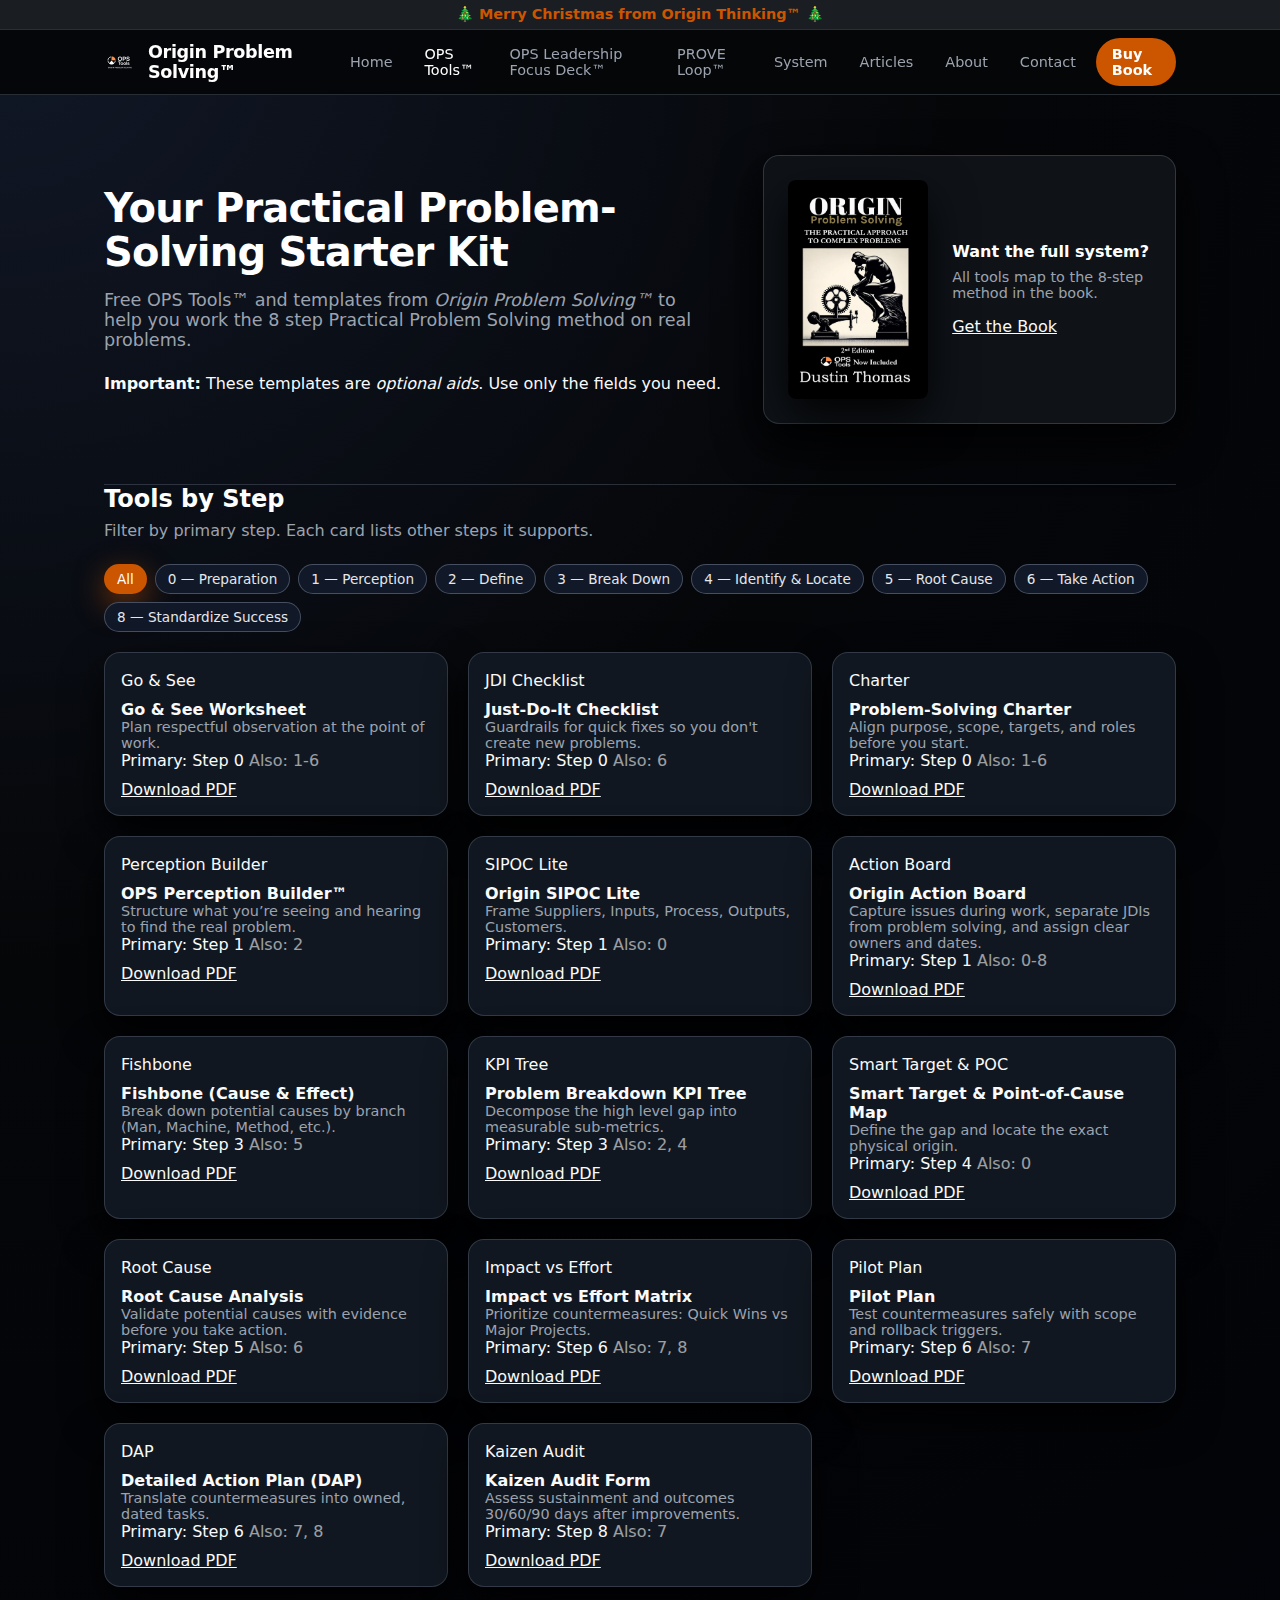
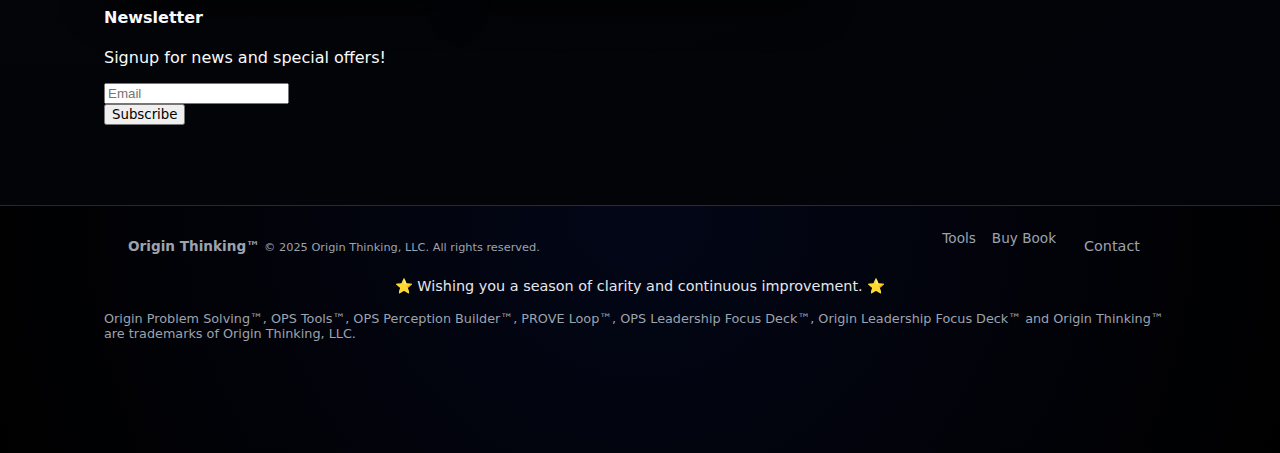
<file: starter-kit/index.html>
<!DOCTYPE html>
<html lang="en">
<head>
  <meta charset="utf-8"/>
  <meta name="viewport" content="width=device-width, initial-scale=1"/>
  <title>Practical Problem-Solving Tools — Starter Kit by Dustin Thomas</title>
  <meta name="description" content="Free Practical problem-solving tools and templates from Origin Problem Solving™ by Dustin Thomas. Download PDFs directly."/>
  <meta name="author" content="Dustin Thomas">

  <link rel="preconnect" href="https://fonts.googleapis.com"/>
  <link rel="preconnect" href="https://fonts.gstatic.com" crossorigin/>
  <link href="https://fonts.googleapis.com/css2?family=Inter:wght@400;500;600;700;800&amp;display=swap" rel="stylesheet"/>
  
  <link rel="stylesheet" href="starter-kit-styles.css">

  <link rel="canonical" href="https://www.originthinking.com/starter-kit/"/>
  <meta property="og:type" content="website"/>
  <meta property="og:url" content="https://www.originthinking.com/starter-kit/"/>
  <meta property="og:title" content="Practical Problem-Solving Starter Kit — Free Tools"/>
  <meta property="og:image" content="https://www.originthinking.com/assets/img/og/og-starter-kit.jpg"/>
  <meta name="theme-color" content="#CC5500">
  <link rel="icon" href="/cover.png" type="image/png">

  <style>
    /* Specific Holiday Override */
    .holiday-banner { background: #1a1d21; color: #CC5500; border-bottom: 1px solid #2a2e35; text-align: center; padding: 6px; font-size: 0.9rem; font-weight: 700; }
  </style>
</head>
<body>

  <div class="holiday-banner" role="status">🎄 Merry Christmas from Origin Thinking™ 🎄</div>

  <header>
    <div class="topbar">
      <div class="logo">
        <a href="/">
          <img src="/assets/img/ops-lockup.png" alt="Origin Problem Solving™"/>
          <strong>Origin Problem Solving™</strong>
        </a>
      </div>
      
      <button class="menu-toggle" type="button" aria-label="Toggle navigation" aria-expanded="false">
        <span></span><span></span><span></span>
      </button>

<nav class="main-nav">
  <div class="mobile-nav-intro" aria-hidden="true">
    Menu · Scroll to see all
  </div>
  <a href="../" class="nav-link">Home</a>
  <a href="../starter-kit/" class="nav-link active" aria-current="page">OPS Tools™</a>
  <a href="../leadership-focus-deck/" class="nav-link">OPS Leadership Focus Deck™</a>
  <a href="../prove-loop/" class="nav-link">PROVE Loop™</a>
  <a href="../system/" class="nav-link">System</a>
  <a href="../articles/" class="nav-link">Articles</a>
  <a href="../about/" class="nav-link">About</a>
  <a href="mailto:hello@originthinking.com" class="nav-link">Contact</a>
  <a href="../buy" class="nav-link primary" target="_blank" rel="noopener">Buy Book</a>
</nav>



    </div>
  </header>

  <main class="wrap">
    <section class="hero">
      <div class="hero-content">
        <h1>Your Practical Problem-Solving Starter Kit</h1>
        <p>Free OPS Tools™ and templates from <em>Origin Problem Solving™</em> to help you work the 8 step Practical Problem Solving method on real problems.</p>
        <div class="notice">
          <strong>Important:</strong> These templates are <em>optional aids</em>. Use only the fields you need.
        </div>
      </div>
      <aside>
        <div class="bookCard">
          <img src="/assets/img/book-cover.jpg" alt="Origin Problem Solving™ book cover" loading="lazy"/>
          <div>
            <div style="font-weight:800; color:#fff; margin-bottom: 8px;">Want the full system?</div>
            <p style="margin: 0 0 16px; font-size:0.9rem; color:#9ca3af;">All tools map to the 8-step method in the book.</p>
            <a href="/buy" class="btn-book" target="_blank" rel="noopener">Get the Book</a>
          </div>
        </div>
      </aside>
    </section>

    <section id="tools">
      <div style="margin-bottom: 0;">
        <h2 style="color:#fff; margin: 0 0 8px;">Tools by Step</h2>
        <p style="color:#9ca3af; margin:0;">Filter by primary step. Each card lists other steps it supports.</p>
      </div>

      <div class="filters" role="tablist" aria-label="Filter tools by Origin Problem Solving step">
        <button class="chip" data-step="all" data-active="true" aria-pressed="true">All</button>
        <button class="chip" data-step="0" aria-pressed="false">0 — Preparation</button>
        <button class="chip" data-step="1" aria-pressed="false">1 — Perception</button>
        <button class="chip" data-step="2" aria-pressed="false">2 — Define</button>
        <button class="chip" data-step="3" aria-pressed="false">3 — Break Down</button>
        <button class="chip" data-step="4" aria-pressed="false">4 — Identify &amp; Locate</button>
        <button class="chip" data-step="5" aria-pressed="false">5 — Root Cause</button>
        <button class="chip" data-step="6" aria-pressed="false">6 — Take Action</button>
        <button class="chip" data-step="8" aria-pressed="false">8 — Standardize Success</button>
      </div>

      <div id="toolGrid" class="grid">
        
        <article id="go-see" class="card" data-step="0" data-also="1,2,3,4,5,6">
          <div class="thumb"><span>Go &amp; See</span></div>
          <div class="body">
            <h3>Go &amp; See Worksheet</h3>
            <p>Plan respectful observation at the point of work.</p>
            <div class="badges">
              <span class="badge">Primary: Step 0</span>
              <span class="badge" style="opacity:0.6">Also: 1-6</span>
            </div>
          </div>
          <div class="actions"><a href="/assets/downloads/origin-go-and-see-worksheet.pdf" class="dl">Download PDF</a></div>
        </article>

        <article id="jdi" class="card" data-step="0" data-also="6">
          <div class="thumb"><span>JDI Checklist</span></div>
          <div class="body">
            <h3>Just-Do-It Checklist</h3>
            <p>Guardrails for quick fixes so you don't create new problems.</p>
            <div class="badges">
              <span class="badge">Primary: Step 0</span>
              <span class="badge" style="opacity:0.6">Also: 6</span>
            </div>
          </div>
          <div class="actions"><a href="/assets/downloads/origin-jdi-checklist.pdf" class="dl">Download PDF</a></div>
        </article>

        <article id="charter" class="card" data-step="0" data-also="1,2,3,4,5,6">
          <div class="thumb"><span>Charter</span></div>
          <div class="body">
            <h3>Problem-Solving Charter</h3>
            <p>Align purpose, scope, targets, and roles before you start.</p>
            <div class="badges">
              <span class="badge">Primary: Step 0</span>
              <span class="badge" style="opacity:0.6">Also: 1-6</span>
            </div>
          </div>
          <div class="actions"><a href="/assets/downloads/origin-charter-template.pdf" class="dl">Download PDF</a></div>
        </article>

        <article id="perception-builder" class="card" data-step="1" data-also="2">
          <div class="thumb"><span>Perception Builder</span></div>
          <div class="body">
            <h3>OPS Perception Builder™</h3>
            <p>Structure what you’re seeing and hearing to find the real problem.</p>
            <div class="badges">
              <span class="badge">Primary: Step 1</span>
              <span class="badge" style="opacity:0.6">Also: 2</span>
            </div>
          </div>
          <div class="actions"><a href="/assets/downloads/OPS_Perception_Builder_Step01.pdf" class="dl">Download PDF</a></div>
        </article>

        <article id="sipoc-lite" class="card" data-step="1" data-also="0">
          <div class="thumb"><span>SIPOC Lite</span></div>
          <div class="body">
            <h3>Origin SIPOC Lite</h3>
            <p>Frame Suppliers, Inputs, Process, Outputs, Customers.</p>
            <div class="badges">
              <span class="badge">Primary: Step 1</span>
              <span class="badge" style="opacity:0.6">Also: 0</span>
            </div>
          </div>
          <div class="actions"><a href="/assets/downloads/origin-sipoc-lite.pdf" class="dl">Download PDF</a></div>
        </article>
        
        <article id="origin-action-board" class="card" data-step="1" data-also="0,2,3,4,5,6,7,8">
          <div class="thumb"><span>Action Board</span></div>
          <div class="body">
            <h3>Origin Action Board</h3>
            <p>Capture issues during work, separate JDIs from problem solving, and assign clear owners and dates.</p>
            <div class="badges">
              <span class="badge">Primary: Step 1</span>
              <span class="badge" style="opacity:0.6">Also: 0-8</span>
            </div>
            </div>
          <div class="actions"><a href="/assets/downloads/Origin_Action_Board_OPS_Tool_simple.pdf" class="dl">Download PDF</a></div>
        </article>

        <article id="fishbone" class="card" data-step="3" data-also="5">
          <div class="thumb"><span>Fishbone</span></div>
          <div class="body">
            <h3>Fishbone (Cause &amp; Effect)</h3>
            <p>Break down potential causes by branch (Man, Machine, Method, etc.).</p>
            <div class="badges">
              <span class="badge">Primary: Step 3</span>
              <span class="badge" style="opacity:0.6">Also: 5</span>
            </div>
          </div>
          <div class="actions"><a href="/assets/downloads/origin-fishbone-template.pdf" class="dl">Download PDF</a></div>
        </article>

        <article id="kpi-tree" class="card" data-step="3" data-also="2,4">
          <div class="thumb"><span>KPI Tree</span></div>
          <div class="body">
            <h3>Problem Breakdown KPI Tree</h3>
            <p>Decompose the high level gap into measurable sub-metrics.</p>
            <div class="badges">
              <span class="badge">Primary: Step 3</span>
              <span class="badge" style="opacity:0.6">Also: 2, 4</span>
            </div>
          </div>
          <div class="actions"><a href="/assets/downloads/origin-problem-breakdown-kpi-tree.pdf" class="dl">Download PDF</a></div>
        </article>

        <article id="smart-target-poc" class="card" data-step="4" data-also="0">
          <div class="thumb"><span>Smart Target &amp; POC</span></div>
          <div class="body">
            <h3>Smart Target &amp; Point-of-Cause Map</h3>
            <p>Define the gap and locate the exact physical origin.</p>
            <div class="badges">
              <span class="badge">Primary: Step 4</span>
              <span class="badge" style="opacity:0.6">Also: 0</span>
            </div>
          </div>
          <div class="actions"><a href="/assets/downloads/origin-smart-target-and-point-of-cause-map-small.pdf" class="dl">Download PDF</a></div>
        </article>

        <article id="root-cause" class="card" data-step="5" data-also="6">
          <div class="thumb"><span>Root Cause</span></div>
          <div class="body">
            <h3>Root Cause Analysis</h3>
            <p>Validate potential causes with evidence before you take action.</p>
            <div class="badges">
              <span class="badge">Primary: Step 5</span>
              <span class="badge" style="opacity:0.6">Also: 6</span>
            </div>
          </div>
          <div class="actions"><a href="/assets/downloads/origin-root-cause-analysis.pdf" class="dl">Download PDF</a></div>
        </article>

        <article id="impact-vs-effort" class="card" data-step="6" data-also="7,8">
          <div class="thumb"><span>Impact vs Effort</span></div>
          <div class="body">
            <h3>Impact vs Effort Matrix</h3>
            <p>Prioritize countermeasures: Quick Wins vs Major Projects.</p>
            <div class="badges">
              <span class="badge">Primary: Step 6</span>
              <span class="badge" style="opacity:0.6">Also: 7, 8</span>
            </div>
          </div>
          <div class="actions"><a href="/assets/downloads/origin-impact-vs-effort-matrix.pdf" class="dl">Download PDF</a></div>
        </article>

        <article id="pilot-plan" class="card" data-step="6" data-also="7">
          <div class="thumb"><span>Pilot Plan</span></div>
          <div class="body">
            <h3>Pilot Plan</h3>
            <p>Test countermeasures safely with scope and rollback triggers.</p>
            <div class="badges">
              <span class="badge">Primary: Step 6</span>
              <span class="badge" style="opacity:0.6">Also: 7</span>
            </div>
          </div>
          <div class="actions"><a href="/assets/downloads/origin-pilot-plan.pdf" class="dl">Download PDF</a></div>
        </article>

        <article id="dap" class="card" data-step="6" data-also="7,8">
          <div class="thumb"><span>DAP</span></div>
          <div class="body">
            <h3>Detailed Action Plan (DAP)</h3>
            <p>Translate countermeasures into owned, dated tasks.</p>
            <div class="badges">
              <span class="badge">Primary: Step 6</span>
              <span class="badge" style="opacity:0.6">Also: 7, 8</span>
            </div>
          </div>
          <div class="actions"><a href="/assets/downloads/origin-detailed-action-plan.pdf" class="dl">Download PDF</a></div>
        </article>

        <article id="kaizen-audit-form" class="card" data-step="8" data-also="7">
          <div class="thumb"><span>Kaizen Audit</span></div>
          <div class="body">
            <h3>Kaizen Audit Form</h3>
            <p>Assess sustainment and outcomes 30/60/90 days after improvements.</p>
            <div class="badges">
              <span class="badge">Primary: Step 8</span>
              <span class="badge" style="opacity:0.6">Also: 7</span>
            </div>
          </div>
          <div class="actions"><a href="/assets/downloads/kaizen-audit-form.pdf" class="dl">Download PDF</a></div>
        </article>

      </div>
    </section>

    <section id="newsletter" class="newsletter-embed">
      <div class="newsletter-inner">
        <div id="mlb2-29298557" class="ml-form-embedContainer ml-subscribe-form ml-subscribe-form-29298557">
          <div class="ml-form-align-center">
            <div class="ml-form-embedWrapper embedForm">
              <div class="ml-form-embedBody ml-form-embedBodyDefault row-form">
                <div class="ml-form-embedContent">
                  <h4>Newsletter</h4>
                  <p>Signup for news and special offers!</p>
                </div>
                <form class="ml-block-form" action="https://assets.mailerlite.com/jsonp/1718636/forms/162000013103203936/subscribe" data-code="" method="post" target="_blank">
                  <div class="ml-form-formContent">
                    <div class="ml-form-fieldRow ml-last-item">
                      <div class="ml-field-group ml-field-email ml-validate-email ml-validate-required">
                        <input aria-label="email" aria-required="true" type="email" class="form-control" data-inputmask="" name="fields[email]" placeholder="Email" autocomplete="email">
                      </div>
                    </div>
                  </div>
                  <input type="hidden" name="ml-submit" value="1">
                  <div class="ml-form-embedSubmit">
                    <button type="submit" class="primary">Subscribe</button>
                    <button disabled="disabled" style="display: none;" type="button" class="loading">
                      <div class="ml-form-embedSubmitLoad"></div>
                      <span class="sr-only">Loading...</span>
                    </button>
                  </div>
                  <input type="hidden" name="anticsrf" value="true">
                </form>
              </div>
              <div class="ml-form-successBody row-success" style="display: none">
                <div class="ml-form-successContent">
                  <h4>Thank you!</h4>
                  <p>You have successfully joined our subscriber list.</p>
                </div>
              </div>
            </div>
          </div>
        </div>
        <script>
          function ml_webform_success_29298557() {
            var $ = ml_jQuery || jQuery;
            $('.ml-subscribe-form-29298557 .row-success').show();
            $('.ml-subscribe-form-29298557 .row-form').hide();
          }
        </script>
        <script src="https://groot.mailerlite.com/js/w/webforms.min.js?v176e10baa5e7ed80d35ae235be3d5024" type="text/javascript"></script>
      </div>
    </section>
  </main>

  <footer>
    <div class="wrap">
      <div class="footer-content">
        <div class="footer-brand">
          <strong>Origin Thinking™</strong>
          <small>© 2025 Origin Thinking, LLC. All rights reserved.</small>
        </div>
        <div class="footer-links">
          <a href="/starter-kit/">Tools</a>
          <a href="/buy" target="_blank">Buy Book</a>
          <a href="mailto:hello@originthinking.com" class="nav-link">Contact</a>
        </div>
      </div>
      <div class="holiday-footer-msg">⭐ Wishing you a season of clarity and continuous improvement. ⭐</div>
      <small class="tm-note" style="display:block; margin-top:16px; font-size:0.8rem; color:var(--mute);">
        Origin Problem Solving™, OPS Tools™, OPS Perception Builder™, PROVE Loop™, OPS Leadership Focus Deck™, Origin Leadership Focus Deck™ and Origin Thinking™ are trademarks of Origin Thinking, LLC.
      </small>
    </div>
  </footer>

  <script src="starter-kit-app.js" defer></script>
</body>
</html>
</file>
<file: styles.css>
/* ==================================================================
   Global Styles — Origin Problem Solving
   Save as: /styles.css
   ================================================================== */

:root {
  --bg: #0b0d10;
  --fg: #e7e9ee;
  --muted: #aab0bc;
  --accent: #CC5500; /* OPS Orange */
  --surface: #15181c;
  --border: #2a2e35;
  --font-main: 'Inter', system-ui, -apple-system, sans-serif;
}

/* RESET & BASE */
html { scroll-behavior: smooth; }
html, body { background: var(--bg); margin: 0; font-family: var(--font-main); color: var(--fg); line-height: 1.6; }
* { box-sizing: border-box; }

/* GLOBAL IMAGE RESET - The Safety Net */
/* This ensures no image ever blows out the layout width */
img {
  max-width: 100%;
  height: auto;
  display: block; /* Removes bottom spacing gap on inline images */
}

a { color: var(--accent); text-decoration: none; transition: 0.2s; }
a:hover { color: #ff7b1c; }
.wrap { max-width: 1080px; margin: 0 auto; padding: 0 24px; }

/* ────── HEADER ────── */
.site-header {
  position: sticky; top: 0; z-index: 1000;
  background: rgba(11,13,16,0.95);
  backdrop-filter: blur(10px);
  border-bottom: 1px solid var(--border);
}
.head-inner {
  display: flex; align-items: center; justify-content: space-between;
  height: 64px;
}
.brand a { 
  display: flex; align-items: center; gap: 10px; color: #fff; 
}
.brand img { height: 32px; width: auto; display: block; }
.brand span { font-weight: 800; font-size: 1.1rem; letter-spacing: -0.02em; }

/* Desktop Nav */
.main-nav { display: flex; gap: 8px; align-items: center; }
.nav-link {
  font-size: 0.9rem; font-weight: 500; color: var(--muted);
  padding: 8px 12px; border-radius: 6px;
}
.nav-link:hover { color: #fff; background: rgba(255,255,255,0.05); }
.nav-link.active { color: #fff; }
.nav-link.primary {
  background: var(--accent); color: #fff; font-weight: 600;
  padding: 8px 16px; border-radius: 99px;
}
.nav-link.primary:hover { background: #e06000; }
/* Mobile nav intro pill – hidden by default, shown on small screens */
.mobile-nav-intro {
  display: none;
}

/* Special Links */
.ops-deck-link { color: var(--accent); font-weight: 700; position: relative; }
.ops-deck-link::after {
  content: "NEW"; position: absolute; top: -5px; right: -10px;
  font-size: 9px; font-weight: 800; background: var(--accent);
  color: #000; padding: 2px 4px; border-radius: 3px; line-height: 1;
}

/* ────── HERO SECTION ────── */
.hero-section {
  padding: 80px 0;
  border-bottom: 1px solid var(--border);
  overflow: hidden; /* For snow containment */
}
.hero-grid {
  display: grid;
  grid-template-columns: 1.2fr 1fr;
  gap: 40px;
  align-items: center;
}
.hero-text h1 {
  font-size: 3.5rem; line-height: 1.1; margin: 0 0 24px; letter-spacing: -0.03em;
}
.hero-sub {
  font-size: 1.2rem; color: var(--muted); margin: 0 0 32px; max-width: 500px;
}
.cta-group { display: flex; gap: 16px; flex-wrap: wrap; margin-bottom: 24px; }
.trust-note { font-size: 0.9rem; color: var(--muted); display: flex; gap: 8px; align-items: center; }
.star-rating { color: #fbbf24; letter-spacing: 2px; }

/* Hero Visual (Book) */
.hero-visual { position: relative; display: flex; justify-content: center; }
.hero-book {
  /* Desktop Size: 380px is balanced for 1080px wrap */
  width: 100%; max-width: 380px; height: auto;
  transform: rotate(-3deg);
  box-shadow: 20px 20px 60px rgba(0,0,0,0.5);
  border-radius: 4px;
  transition: transform 0.3s ease;
}
.hero-book:hover { transform: rotate(0deg) scale(1.02); }
.book-glow {
  position: absolute; width: 300px; height: 300px;
  background: var(--accent); filter: blur(120px); opacity: 0.2;
  top: 50%; left: 50%; transform: translate(-50%, -50%); z-index: -1;
}

/* ────── SECTIONS ────── */
.section-std { padding: 80px 0; border-bottom: 1px solid var(--border); }
.section-alt { padding: 80px 0; background: rgba(255,255,255,0.02); border-bottom: 1px solid var(--border); }
.section-dark { padding: 60px 0; background: #050608; border-bottom: 1px solid var(--border); }

.section-head { margin-bottom: 40px; max-width: 700px; }
.section-head h2 { font-size: 2.2rem; margin: 0 0 16px; }
.section-head p { font-size: 1.1rem; color: var(--muted); }

/* Steps List Polish */
.steps-list { padding-left: 20px; font-size: 1.1rem; color: var(--muted); }
.steps-list li { margin-bottom: 12px; padding-left: 8px; }
.steps-list strong { color: var(--fg); }

/* ────── CARDS & GRIDS ────── */
.grid3 {
  display: grid; grid-template-columns: repeat(auto-fit, minmax(280px, 1fr)); gap: 24px;
}
.card {
  background: var(--surface); border: 1px solid var(--border);
  border-radius: 16px; padding: 24px;
}
.feature-card { text-align: center; padding: 32px 24px; transition: transform 0.2s; }
.feature-card:hover { transform: translateY(-4px); border-color: var(--accent); }
.feature-card .icon { font-size: 2.5rem; margin-bottom: 16px; }
.feature-card h3 { margin: 0 0 12px; color: #fff; font-size: 1.3rem; }
.feature-card p { margin: 0; color: var(--muted); }

/* ────── BUTTONS ────── */
.btn {
  display: inline-flex; align-items: center; justify-content: center;
  padding: 10px 20px; border-radius: 10px; font-weight: 600;
  text-decoration: none; transition: all 0.2s; border: 1px solid transparent;
  cursor: pointer;
}
.btn.big { padding: 14px 28px; font-size: 1.1rem; }
.btn.primary { background: var(--accent); color: #fff; box-shadow: 0 4px 12px rgba(204,85,0,0.3); }
.btn.primary:hover { background: #e06000; transform: translateY(-1px); box-shadow: 0 6px 16px rgba(204,85,0,0.4); }

/* Secondary button */
.btn.secondary { background: transparent; border: 1px solid #4a505b; color: var(--fg); }
.btn.secondary:hover { border-color: var(--accent); color: #fff; }
.btn.youtube { background: #cc0000; color: #fff; }
.btn.facebook { background: #1877f2; color: #fff; }

/* ────── JDI TOOL ────── */
.jdi-card { cursor: pointer; display: block; position: relative; }
.jdi-card input { margin-right: 8px; transform: scale(1.2); }
.jdi-card:hover { background: rgba(255,255,255,0.03); }
.result-card { border-left: 4px solid var(--accent); margin-top: 24px; }
.result-card.success { border-left-color: #22c55e; }

/* ────── OLFD PROMO ────── */
.olfd-home-promo {
  background: linear-gradient(145deg, var(--surface), #1a1d22);
  border: 1px solid var(--border); border-radius: 20px; padding: 40px;
}
.olfd-home-inner { display: flex; gap: 40px; align-items: center; }
.olfd-home-image img { width: 100%; max-width: 280px; border-radius: 12px; box-shadow: 0 8px 24px rgba(0,0,0,0.4); }
.badge-new { background: var(--accent); color: #000; font-weight: 800; font-size: 0.75rem; padding: 4px 8px; border-radius: 4px; display: inline-block; margin-bottom: 12px; }

/* ────── MEDIA / VIDEO (Fixed) ────── */
.video-container { display: flex; justify-content: center; margin: 30px 0; }
.video-wrapper {
  position: relative;
  width: 100%;
  max-width: 800px;
  /* Fallback for aspect-ratio support (16:9) */
  padding-bottom: 56.25%; 
  height: 0;
  background: #000; 
  border-radius: 12px; 
  overflow: hidden;
  box-shadow: 0 10px 30px rgba(0,0,0,0.5);
}
.video-wrapper iframe { 
  position: absolute;
  top: 0;
  left: 0;
  width: 100%; 
  height: 100%; 
  border: none; 
}
.social-links-row { display: flex; gap: 12px; justify-content: center; flex-wrap: wrap; margin-top: 24px; }

/* ────── INSTALL APP ────── */
.install-flex { display: flex; justify-content: space-between; align-items: center; flex-wrap: wrap; gap: 24px; }
.install-instructions { color: var(--muted); font-size: 0.9rem; border-left: 1px solid var(--border); padding-left: 20px; }

/* ────── NEWSLETTER / MAILER ────── */
.newsletter-embed {
  border-top: 1px solid var(--border);
}
.newsletter-head {
  text-align: center;
  margin-left: auto;
  margin-right: auto;
}
.newsletter-inner {
  max-width: 600px;
  margin: 0 auto;
  background: var(--surface);
  padding: 24px;
  border-radius: 12px;
  border: 1px solid var(--border);
}
.ml-embedded { 
  margin: 0 auto; 
  width: 100%; 
  min-height: 200px; /* Force height to prevent collapse */
  display: block; 
}

/* ────── FOOTER ────── */
.site-footer { border-top: 1px solid var(--border); padding: 60px 0 20px; margin-top: 40px; font-size: 0.9rem; color: var(--muted); }
.footer-content { display: flex; justify-content: space-between; margin-bottom: 24px; flex-wrap: wrap; gap: 20px; }
.footer-brand { display: flex; flex-direction: column; gap: 4px; }
.footer-brand strong { color: var(--fg); }
.footer-links a { margin-left: 20px; color: var(--muted); }
.footer-links a:hover { color: var(--accent); }

/* ────── SEASONAL THEMES (Controlled via app.js) ──────
   Base = no seasonal banner, no overlay.
   Themes applied as body classes:
   - theme-christmas-2025
   - theme-newyear-2026
   OPS Tools™ (/starter-kit/) is excluded by app.js.
*/
.holiday-banner {
  display: none;
  text-align: center;
  padding: 8px 12px;
  font-weight: 700;
  font-size: 0.9rem;
}

.holiday-banner .seasonal-head {
  display: block;
  font-weight: 800;
  letter-spacing: 0.2px;
}

.holiday-banner .seasonal-sub {
  display: block;
  font-weight: 500;
  opacity: 0.9;
  margin-top: 2px;
  font-size: 0.92em;
}

.holiday-footer-msg {
  display: none;
  text-align: center;
  color: #fff;
  opacity: 0.85;
  margin: 20px 0;
}

/* Default: no overlay */
body::before { content: none; }

/* Christmas 2025 (snow + banner) */
body.theme-christmas-2025 .holiday-banner {
  display: block;
  background: linear-gradient(90deg, #b91c1c, #c2410c);
  color: #fff;
}
body.theme-christmas-2025 .holiday-footer-msg { display: block; }

@keyframes snowFall {
  from { background-position: 0 0; }
  to   { background-position: 0 100%; }
}
body.theme-christmas-2025::before {
  content: "";
  position: fixed;
  inset: 0;
  pointer-events: none;
  background-image: url("/assets/img/snow-overlay.png");
  background-size: 600px 600px;
  background-repeat: repeat;
  opacity: 0.12;
  z-index: 9000;
  animation: snowFall 20s linear infinite;
}

/* New Year 2026 (subtle champagne sparkle + banner) */
body.theme-newyear-2026 .holiday-banner {
  display: block;
  background: rgba(5, 6, 8, 0.86);
  color: #fff;
  border-bottom: 1px solid rgba(214, 173, 96, 0.28);
  -webkit-backdrop-filter: blur(6px);
  backdrop-filter: blur(6px);
}

/* Overlay drift (same concept as Christmas, different asset + diagonal motion) */
@keyframes newYearDrift {
  from { background-position: 0 0; }
  to   { background-position: -600px 600px; }
}

body.theme-newyear-2026::before {
  content: "";
  position: fixed;
  inset: 0;
  pointer-events: none;
  z-index: 9000;

  /* New Year overlay image tile */
  background-image: url("/assets/img/newyear-overlay.png");
  background-repeat: repeat;
  background-size: 600px 600px;

  /* Make it clearly present but not noisy */
  opacity: 0.14;

  animation: newYearDrift 26s linear infinite;
}


@media (prefers-reduced-motion: reduce) {
  body.theme-newyear-2026::before { animation: none; }
}

/* ────── MOBILE & RESPONSIVE ────── */
.mobile-cta { display: none; }
.menu-toggle { display: none; }

/* Helper classes for mobile clamping */
.clamp-mobile {
  max-width: 100%;
  height: auto;
}

/* Mobile nav and layout for <= 900px */
@media (max-width: 900px) {
  /* Hero stack */
  .hero-grid { grid-template-columns: 1fr; text-align: center; gap: 30px; }
  .hero-text h1 { font-size: 2.5rem; }
  .hero-sub { margin-left: auto; margin-right: auto; }
  .cta-group { justify-content: center; }
  .trust-note { justify-content: center; }
  .hero-visual { order: -1; }
  
  /* Mobile Hero Size: 220px is optimal for phones */
  .hero-book { max-width: 220px; }

  /* OLFD promo stack */
  .olfd-home-inner { flex-direction: column; text-align: center; }
  .install-flex { flex-direction: column; text-align: center; }
  .install-instructions {
    border-left: none;
    padding-left: 0;
    margin-top: 10px;
  }

  /* Footer stack */
  .footer-content {
    flex-direction: column;
    text-align: center;
    align-items: center;
  }
  .footer-brand { align-items: center; }
  .footer-links {
    justify-content: center;
    gap: 20px;
  }
  .footer-links a { margin: 0; }

  /* Mobile nav */
  .menu-toggle {
    display: flex;
    flex-direction: column;
    justify-content: center;
    gap: 5px;
    background: transparent;
    border: 1px solid var(--border);
    padding: 8px;
    border-radius: 6px;
    margin-left: auto;
    z-index: 2100;
    cursor: pointer;
  }
  .menu-toggle span {
    width: 24px;
    height: 2px;
    background: #fff;
    transition: 0.3s;
  }

  .menu-toggle.is-active span:nth-child(1) {
    transform: translateY(7px) rotate(45deg);
  }
  .menu-toggle.is-active span:nth-child(2) {
    opacity: 0;
  }
  .menu-toggle.is-active span:nth-child(3) {
    transform: translateY(-7px) rotate(-45deg);
  }

    /* Mobile nav intro pill */
  .mobile-nav-intro {
    display: block;
    text-align: center;
    font-size: 0.8rem;
    text-transform: uppercase;
    letter-spacing: 0.08em;
    color: var(--accent);
    font-weight: 600;
    padding: 10px 16px 12px;
    margin: 0 0 16px;
    background: rgba(204, 85, 0, 0.16);
    border-radius: 999px;
  }

  /* Full-screen mobile nav overlay */
  .main-nav {
    display: none;
    position: fixed;
    inset: 0;
    min-height: 100vh;
    background: #0b0d10;
    flex-direction: column;
    align-items: stretch;
    justify-content: flex-start;
    padding: 80px 24px 40px;
    z-index: 2000;
    overflow-y: auto;
    -webkit-overflow-scrolling: touch;
    border-top: 1px solid var(--border);
    box-shadow: 0 18px 40px rgba(0, 0, 0, 0.85);
  }

  .main-nav.is-open {
    display: flex;
    animation: navSlideDown 0.2s ease-out;
  }

  @keyframes navSlideDown {
    from {
      transform: translateY(-6px);
      opacity: 0;
    }
    to {
      transform: translateY(0);
      opacity: 1;
    }
  }

  .main-nav .nav-link {
    width: 100%;
    text-align: center;
    font-size: 1.25rem;
    padding: 20px;
    border-bottom: 1px solid rgba(255, 255, 255, 0.05);
    border-radius: 0;
  }

  .main-nav .nav-link:last-of-type {
    margin-bottom: 24px;
  }

  .nav-link.primary {
    margin-top: 24px;
    width: auto;
    display: inline-block;
    align-self: center;
  }


  /* Mobile CTA bottom bar */
  .mobile-cta {
    display: block;
    position: fixed;
    bottom: 0;
    left: 0;
    right: 0;
    padding: 12px 16px;
    background: rgba(11,13,16,0.95);
    border-top: 1px solid var(--border);
    backdrop-filter: blur(8px);
    z-index: 1200;
  }
  .btn.full-width { width: 100%; justify-content: center; }
  .site-footer { padding-bottom: 80px; }
  
  /* Force clamp images that might be huge */
  .clamp-mobile {
    max-width: 300px;
    margin-left: auto;
    margin-right: auto;
    display: block;
  }
}

/* Global mobile image clamp for content */
@media (max-width: 600px) {
  /* Content images inside standard sections */
  .section-std img,
  .section-dark img {
    /* 320px cap ensures it fits on iPhone SE */
    max-width: min(320px, 90vw);
    height: auto;
    margin-left: auto;
    margin-right: auto;
  }

  /* Make sure gallery-style grids still breathe */
  .section-std .grid3 img,
  .section-dark .grid3 img {
    max-width: 100%;
  }
}
/* ────── MAILERLITE OVERRIDES ────── */
/* Forces the raw HTML form to match the dark OPS theme */

#mlb2-29298557.ml-form-embedContainer {
  box-sizing: border-box;
  display: block;
  width: 100%;
}

#mlb2-29298557 .ml-form-embedWrapper {
  background-color: transparent !important;
  box-sizing: border-box;
}

/* Typography Overrides */
#mlb2-29298557 h4 {
  color: #fff !important;
  font-family: var(--font-main) !important;
  font-size: 1.5rem !important;
  font-weight: 700 !important;
  margin: 0 0 10px 0 !important;
}

#mlb2-29298557 p {
  color: var(--muted) !important;
  font-family: var(--font-main) !important;
  font-size: 1rem !important;
  margin: 0 0 20px 0 !important;
}

/* Input Fields */
#mlb2-29298557 .ml-form-fieldRow input.form-control {
  background-color: var(--bg) !important;
  color: #fff !important;
  border: 1px solid var(--border) !important;
  border-radius: 8px !important;
  font-family: var(--font-main) !important;
  font-size: 1rem !important;
  padding: 12px 16px !important;
  width: 100% !important;
  box-sizing: border-box !important;
  height: auto !important;
  transition: border-color 0.2s;
}

#mlb2-29298557 .ml-form-fieldRow input.form-control:focus {
  border-color: var(--accent) !important;
  outline: none;
}

#mlb2-29298557 .ml-form-fieldRow input::placeholder {
  color: #555 !important;
}

/* Button Styling */
#mlb2-29298557 .ml-form-embedSubmit button {
  background-color: var(--accent) !important;
  border: none !important;
  border-radius: 8px !important;
  color: #fff !important;
  cursor: pointer;
  font-family: var(--font-main) !important;
  font-size: 1rem !important;
  font-weight: 600 !important;
  padding: 12px 24px !important;
  width: 100% !important;
  transition: background-color 0.2s, transform 0.1s;
}

#mlb2-29298557 .ml-form-embedSubmit button:hover {
  background-color: #e06000 !important;
  transform: translateY(-1px);
}

/* Success Message */
#mlb2-29298557 .ml-form-successContent h4 {
  color: #fff !important;
}
#mlb2-29298557 .ml-form-successContent p {
  color: var(--muted) !important;
}

/* Loading Spinner override */
.ml-form-embedSubmitLoad:after {
  border-color: #ffffff #ffffff #ffffff transparent !important;
}
/* BookAuthority award badge in hero */
.ba-award-section {
  margin-top: 12px;
  display: flex;
  align-items: center;
  gap: 12px;
  flex-wrap: wrap;
  font-size: 0.9rem;
  color: var(--muted);
  flex-basis: 100%; /* forces it onto its own line inside .cta-group */
}

.ba-award-copy span {
  font-weight: 600;
}

.ba-award {
  display: inline-flex;
  align-items: center;
  justify-content: center;
  outline: 0;
}

.ba-award img {
  width: 200px;
  height: auto;
  display: block;
  border: 0;
}

@media (max-width: 600px) {
  .ba-award-section {
    flex-direction: column;
    align-items: flex-start;
  }
}

/* =========================================================
   Origin Thinking™ Assistant Floating Button
   ========================================================= */

.ot-assistant-btn {
  position: fixed;
  bottom: 1.25rem;
  right: 1.25rem;
  z-index: 1000;

  display: flex;
  flex-direction: column;
  gap: 0.15rem;

  padding: 0.75rem 0.9rem;
  max-width: 220px;

  background: #0b0b0b;
  color: #ffffff;
  text-decoration: none;

  border: 1px solid #CC5500;
  border-radius: 6px;

  font-size: 0.85rem;
  font-weight: 600;
  line-height: 1.2;

  box-shadow: 0 6px 18px rgba(0, 0, 0, 0.25);
}

.ot-assistant-btn:hover,
.ot-assistant-btn:focus {
  background: #111111;
  outline: none;
}

.ot-assistant-subtext {
  font-size: 0.7rem;
  font-weight: 400;
  color: #cccccc;
}

/* Disclaimer styling (minimal) */
.assistant-disclaimer {
  display: block;
  margin-top: 0.5rem;
  color: #cccccc;
  font-size: 0.75rem;
  line-height: 1.3;
}

/* Mobile adjustments */
@media (max-width: 640px) {
  .ot-assistant-btn {
    /* Push above the fixed "Buy the Book" bar on mobile */
  bottom: calc(env(safe-area-inset-bottom) + 84px);
  right: 0.75rem;

    max-width: 180px;
    font-size: 0.8rem;
  
}
}


/* =========================================================
   Mobile-only: quiet Assistant button (scoped)
   - Desktop unchanged
   - Mobile shows a small pill labeled "Assistant"
   - Keep underlying text for accessibility (we only make it visually transparent)
   ========================================================= */
@media (max-width: 640px) {
  .ot-assistant-btn {
    /* Smaller, quieter pill */
    padding: 0.45rem 0.6rem;
    font-size: 0.72rem;
    line-height: 1;
    border-radius: 999px;
    max-width: none;
    width: auto;

    /* Lower it, closer to the Buy bar (tune 68-80px if needed) */
    right: 0.75rem;
    bottom: calc(env(safe-area-inset-bottom) + 68px);

    /* Visually replace long label without removing accessible name */
    color: transparent !important;
    text-shadow: none !important;
  }

  /* Hide the subtext on mobile (visual noise) */
  .ot-assistant-btn .ot-assistant-subtext {
    display: none !important;
  }

  /* Visible short label */
  .ot-assistant-btn::after {
    content: "Assistant";
    color: #ffffff;
    font-size: 0.72rem;
    font-weight: 600;
    letter-spacing: 0.2px;
  }
}

/* =========================================================
   Mobile-only: compact Assistant pill (non-intrusive)
   - Does not affect desktop
   - Keeps original link accessible name (aria-label/text)
   ========================================================= */
@media (max-width: 640px) {
  .ot-assistant-btn {
    /* Position: sit just above the fixed Buy bar */
    bottom: calc(env(safe-area-inset-bottom) + 112px);
    right: 0.9rem;

    /* Compact pill: never stretches full width */
    display: inline-flex;
    flex-direction: row;
    align-items: center;
    gap: 0.45rem;

    width: fit-content;
    max-width: none;

    padding: 0.5rem 0.7rem;
    border-radius: 999px;

    /* Make sure it doesn't fight the Buy bar */
    z-index: 1100;

    /* Hide long visible label without removing accessibility */
    font-size: 0;
    line-height: 0;
  }

  /* Small OPS orange dot */
  .ot-assistant-btn::before {
    content: "";
    width: 6px;
    height: 6px;
    border-radius: 50%;
    background: var(--accent);
    display: inline-block;
    flex: 0 0 auto;
  }

  /* Visible label */
  .ot-assistant-btn::after {
    content: "Assistant";
    font-size: 0.78rem;
    line-height: 1;
    font-weight: 600;
    letter-spacing: 0.2px;
  }

  /* Subtext stays hidden on mobile */
  .ot-assistant-btn .ot-assistant-subtext { display: none !important; }
}
</file>
<file: starter-kit/starter-kit-styles.css>
/* ==================================================================
   Starter Kit Styles
   Save as: starter-kit-styles.css
   ================================================================== */

:root {
  --bg: #050608;
  --bg-alt: #0b0e11;
  --card: #0f1318;
  --card-soft: #111720;
  --line: rgba(148, 163, 184, 0.25);
  --mute: #9ca3af;
  --text: #f9fafb;
  --ops-orange: #cc5500;
  --ops-orange-soft: rgba(204, 85, 0, 0.14);
  --chip-bg: #111827;
  --chip-border: rgba(148, 163, 184, 0.4);
  --chip-active-bg: #cc5500;
  --chip-active-text: #fff;
  --chip-text: #e5e7eb;
  --shadow-soft: 0 18px 45px rgba(0, 0, 0, 0.85);
}

/* 1. BASE RESET */

*,
*::before,
*::after {
  box-sizing: border-box;
}

html,
body {
  margin: 0;
  padding: 0;
}

body {
  font-family: system-ui, -apple-system, BlinkMacSystemFont, "Inter", sans-serif;
  background: radial-gradient(circle at top left, #111827 0, #050608 40%, #020309 100%);
  color: var(--text);
  -webkit-font-smoothing: antialiased;
}

img {
  max-width: 100%;
  height: auto;
  display: block;
}

a {
  color: inherit;
}

button {
  font-family: inherit;
}

/* 2. LAYOUT WRAPPER */

.wrap {
  max-width: 1120px;
  margin: 0 auto;
  padding: 0 24px 80px;
}

/* 3. HEADER & NAV */

header {
  position: sticky;
  top: 0;
  z-index: 1000;
  background: rgba(5, 6, 8, 0.96);
  backdrop-filter: blur(10px);
  border-bottom: 1px solid var(--line);
}

.topbar {
  display: flex;
  align-items: center;
  justify-content: space-between;
  height: 64px;
  max-width: 1120px;
  margin: 0 auto;
  padding: 0 24px;
}

.logo a {
  display: flex;
  align-items: center;
  gap: 12px;
  color: #fff;
  text-decoration: none;
}

.logo img {
  height: 32px;
  width: auto;
  display: block;
}

.logo strong {
  font-weight: 800;
  color: #fff;
  font-size: 1.1rem;
  letter-spacing: -0.02em;
}

/* Hidden by default; only shown on mobile */
.mobile-nav-intro {
  display: none;
}

/* Desktop Nav Links */

.main-nav {
  display: flex;
  gap: 8px;
  align-items: center;
}

.nav-link {
  font-size: 0.9rem;
  font-weight: 500;
  color: var(--mute);
  padding: 8px 12px;
  border-radius: 6px;
  text-decoration: none;
}

.nav-link:hover {
  color: #fff;
  background: rgba(255, 255, 255, 0.05);
  text-decoration: none;
}

.nav-link.active {
  color: #fff;
}

.nav-link.primary {
  background: var(--ops-orange);
  color: #fff;
  font-weight: 600;
  padding: 8px 16px;
  border-radius: 999px;
}

.nav-link.primary:hover {
  background: #e06000;
  text-decoration: none;
}

.ops-deck-link {
  color: var(--ops-orange);
  font-weight: 700;
  position: relative;
}

.ops-deck-link::after {
  content: "NEW";
  position: absolute;
  top: -8px;
  right: -18px;
  font-size: 0.65rem;
  background: #f97316;
  color: #000;
  padding: 2px 4px;
  border-radius: 3px;
  line-height: 1;
}

/* 4. HERO SECTION */

.hero {
  display: grid;
  grid-template-columns: 1.2fr 0.8fr;
  gap: 40px;
  align-items: center;
  padding: 60px 0;
  border-bottom: 1px solid var(--line);
}

.hero h1 {
  font-size: 2.5rem;
  line-height: 1.1;
  margin: 0 0 16px;
  color: #fff;
  letter-spacing: -0.02em;
}

.hero p {
  font-size: 1.1rem;
  color: var(--mute);
  margin: 0 0 24px;
  max-width: 600px;
}

.hero-actions {
  display: flex;
  flex-wrap: wrap;
  gap: 12px;
  align-items: center;
  margin-bottom: 18px;
}

.btn-primary {
  background: var(--ops-orange);
  color: #fff;
  border-radius: 999px;
  padding: 10px 18px;
  font-weight: 600;
  font-size: 0.98rem;
  border: none;
  cursor: pointer;
  text-decoration: none;
  display: inline-flex;
  align-items: center;
  gap: 8px;
  box-shadow: 0 12px 30px rgba(204, 85, 0, 0.55);
}

.btn-primary:hover {
  background: #e06000;
}

.btn-ghost {
  background: transparent;
  border-radius: 999px;
  padding: 9px 16px;
  font-size: 0.95rem;
  border: 1px solid rgba(148, 163, 184, 0.5);
  color: var(--mute);
  display: inline-flex;
  align-items: center;
  gap: 8px;
  cursor: pointer;
  text-decoration: none;
}

.btn-ghost:hover {
  background: rgba(15, 23, 42, 0.9);
  color: #e5e7eb;
}

.hero-meta {
  font-size: 0.85rem;
  color: var(--mute);
}

.hero-meta strong {
  color: #e5e7eb;
}

/* Right side book card */

.bookCard {
  background: var(--card);
  border: 1px solid var(--line);
  border-radius: 16px;
  padding: 24px;
  display: flex;
  gap: 24px;
  align-items: center;
  box-shadow: var(--shadow-soft);
}

.bookCard img {
  width: 140px;
  border-radius: 8px;
  box-shadow: 0 18px 45px rgba(0, 0, 0, 0.9);
}

.bookCard h2 {
  margin: 0 0 8px;
  font-size: 1.1rem;
  color: #f9fafb;
}

.bookCard p {
  margin: 0 0 12px;
  color: var(--mute);
  font-size: 0.9rem;
}

.book-meta {
  font-size: 0.8rem;
  color: var(--mute);
}

.book-meta strong {
  color: #e5e7eb;
}

/* 5. FILTER CHIPS */

.filters {
  display: flex;
  flex-wrap: wrap;
  gap: 8px;
  margin: 24px 0 20px;
}

.chip {
  border-radius: 999px;
  border: 1px solid var(--chip-border);
  padding: 6px 12px;
  font-size: 0.85rem;
  background: var(--chip-bg);
  color: var(--chip-text);
  cursor: pointer;
  transition: background 0.15s ease, color 0.15s ease, box-shadow 0.15s ease;
}

.chip:hover {
  background: #1f2937;
}

.chip[data-active="true"] {
  background: var(--chip-active-bg);
  color: var(--chip-active-text);
  border-color: transparent;
  box-shadow: 0 10px 30px rgba(204, 85, 0, 0.55);
}

/* 6. TOOL GRID CARDS */

.grid {
  display: grid;
  grid-template-columns: repeat(3, minmax(0, 1fr));
  gap: 20px;
}

.card {
  background: var(--card-soft);
  border-radius: 16px;
  border: 1px solid var(--line);
  padding: 18px 16px 16px;
  display: flex;
  flex-direction: column;
  gap: 10px;
  box-shadow: 0 18px 40px rgba(0, 0, 0, 0.85);
}

.card-header {
  display: flex;
  justify-content: space-between;
  align-items: baseline;
  gap: 8px;
}

.card h3 {
  margin: 0;
  font-size: 1rem;
  color: #f9fafb;
}

.card-step {
  font-size: 0.75rem;
  letter-spacing: 0.08em;
  text-transform: uppercase;
  color: var(--ops-orange);
}

.card p {
  margin: 0;
  font-size: 0.9rem;
  color: var(--mute);
}

.tag-row {
  display: flex;
  flex-wrap: wrap;
  gap: 6px;
  margin-top: 8px;
}

.tag {
  font-size: 0.72rem;
  text-transform: uppercase;
  letter-spacing: 0.08em;
  padding: 3px 8px;
  border-radius: 999px;
  border: 1px solid rgba(148, 163, 184, 0.4);
  color: #e5e7eb;
}

/* Download link */

.card-footer {
  margin-top: 12px;
  display: flex;
  justify-content: flex-start;
}

.card-footer a {
  font-size: 0.85rem;
  color: #fef3c7;
  text-decoration: none;
  display: inline-flex;
  align-items: center;
  gap: 6px;
}

.card-footer a:hover {
  text-decoration: underline;
}

/* 7. MOBILE RESPONSIVE */

.menu-toggle {
  display: none;
}

@media (max-width: 900px) {
  .hero {
    grid-template-columns: 1fr;
    text-align: center;
    gap: 30px;
  }

  .hero p {
    margin-left: auto;
    margin-right: auto;
  }

  .bookCard {
    flex-direction: column;
    text-align: center;
    max-width: 300px;
    margin: 0 auto;
  }

  .mobile-nav-intro {
    display: block;
    text-align: center;
    font-size: 0.8rem;
    text-transform: uppercase;
    letter-spacing: 0.08em;
    color: var(--ops-orange);
    font-weight: 600;
    padding: 10px 16px 12px;
    margin: 0 0 16px;
    background: rgba(204, 85, 0, 0.16);
    border-radius: 999px;
  }

  .menu-toggle {
    display: flex;
    flex-direction: column;
    justify-content: center;
    gap: 5px;
    padding: 9px 10px;
    border-radius: 999px;
    border: 1px solid rgba(148, 163, 184, 0.6);
    background: rgba(15, 23, 42, 0.95);
    cursor: pointer;
    z-index: 2100;
  }

  .menu-toggle span {
    width: 24px;
    height: 2px;
    background: #fff;
    transition: 0.3s;
    pointer-events: none;
  }

  .menu-toggle.is-active {
    background: var(--ops-orange);
    border-color: var(--ops-orange);
  }

  .menu-toggle.is-active span {
    background: #050608;
  }

  .menu-toggle.is-active span:nth-child(1) {
    transform: translateY(7px) rotate(45deg);
  }

  .menu-toggle.is-active span:nth-child(2) {
    opacity: 0;
  }

  .menu-toggle.is-active span:nth-child(3) {
    transform: translateY(-7px) rotate(-45deg);
  }

  /* Mobile nav overlay */

  .main-nav {
    display: none;
    position: fixed;
    inset: 0;
    min-height: 100vh;
    background: #050608;
    flex-direction: column;
    align-items: stretch;
    /* Top padding leaves room for the header plus air for the intro text */
    padding: 80px 24px 40px;
    z-index: 2000;
    overflow-y: auto;
    -webkit-overflow-scrolling: touch;
    border-top: 1px solid var(--line);
    box-shadow: 0 18px 40px rgba(0, 0, 0, 0.85);
  }

  .main-nav.is-open {
    display: flex;
    animation: navSlideDown 0.2s ease-out;
  }

  @keyframes navSlideDown {
    from {
      transform: translateY(-6px);
      opacity: 0;
    }
    to {
      transform: translateY(0);
      opacity: 1;
    }
  }

  .main-nav .nav-link {
    width: 100%;
    text-align: center;
    font-size: 1.25rem;
    padding: 20px;
    border-bottom: 1px solid rgba(255, 255, 255, 0.05);
    border-radius: 0;
  }

  .main-nav .nav-link:last-of-type {
    margin-bottom: 24px;
  }

  .nav-link.primary {
    margin-top: 24px;
    width: auto;
    display: inline-block;
    align-self: center;
  }

  .filters {
    justify-content: center;
  }

  .grid {
    grid-template-columns: 1fr;
  }

  .wrap {
    padding: 0 16px 64px;
  }

  .topbar {
    padding: 0 16px;
  }

  .footer-content {
    flex-direction: column;
    text-align: center;
    align-items: center;
  }

  .footer-links {
    gap: 20px;
    justify-content: center;
  }

  .footer-links a {
    margin: 0;
  }
}

/* 8. FOOTER */

footer {
  border-top: 1px solid var(--line);
  padding: 24px 0 32px;
  background: radial-gradient(circle at top, #020617 0, #020309 60%, #000 100%);
}

.footer-content {
  max-width: 1120px;
  margin: 0 auto;
  padding: 0 24px;
  display: flex;
  justify-content: space-between;
  align-items: center;
  gap: 12px;
  color: var(--mute);
  font-size: 0.85rem;
}

.footer-links {
  display: flex;
  flex-wrap: wrap;
  gap: 16px;
}

.footer-links a {
  color: var(--mute);
  text-decoration: none;
}

.footer-links a:hover {
  color: #e5e7eb;
}

.holiday-footer-msg {
  text-align: center;
  margin-top: 16px;
  font-size: 0.9rem;
  color: #e5e7eb;
}

/* Trademark note in footer */

.tm-note {
  font-size: 0.7rem;
  color: #6b7280;
}
</file>
